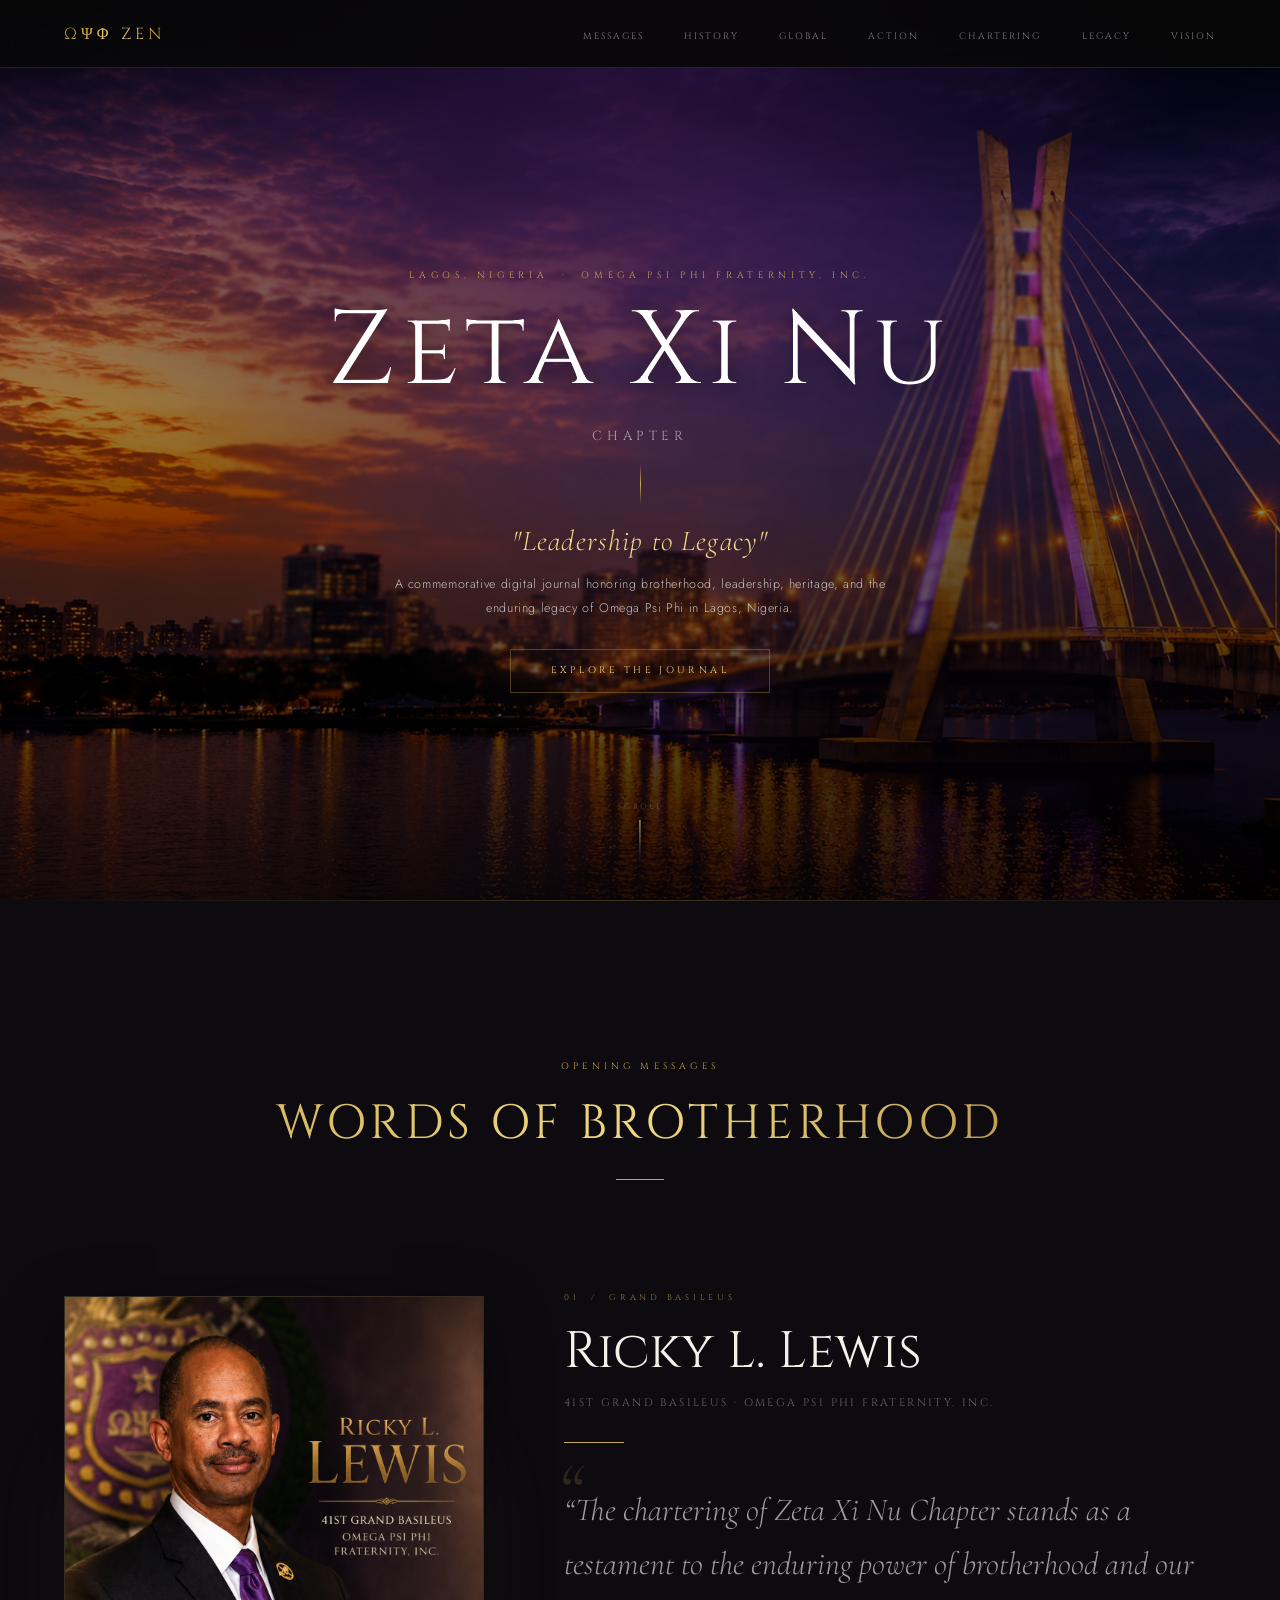
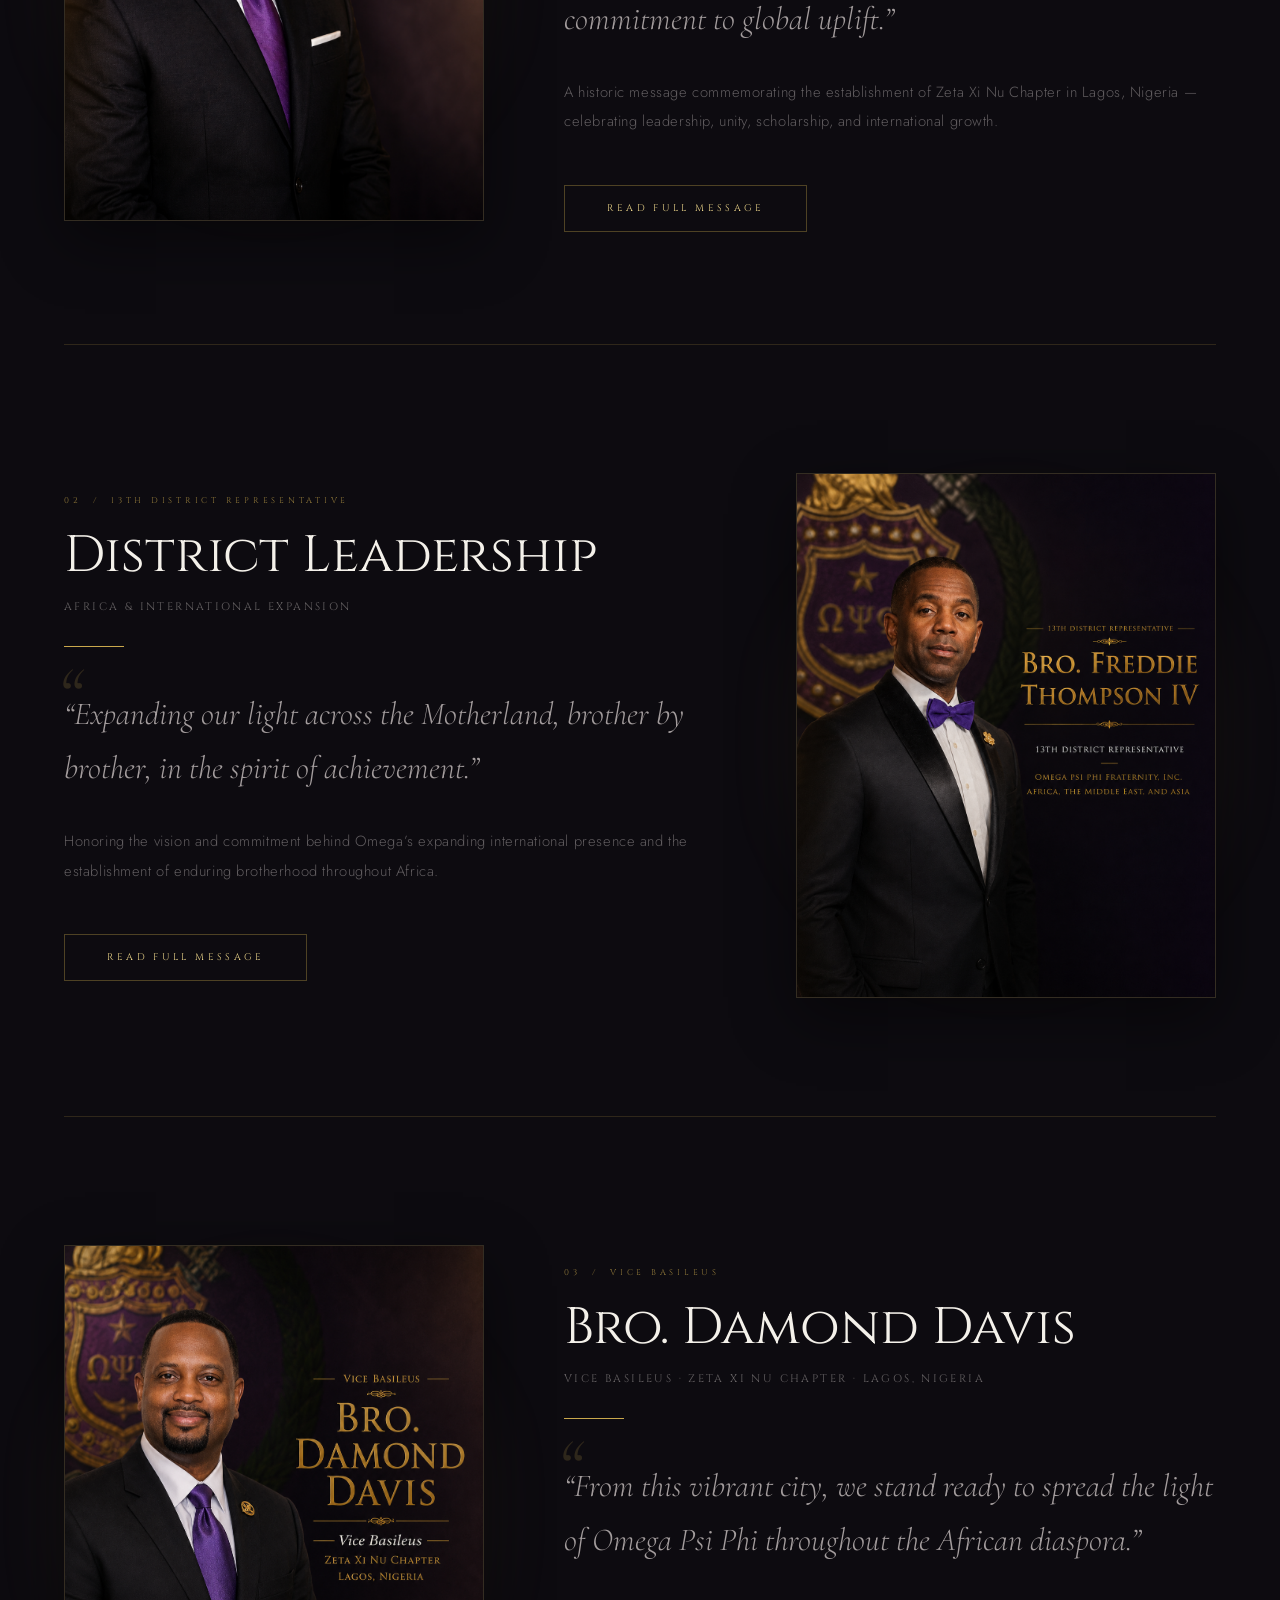
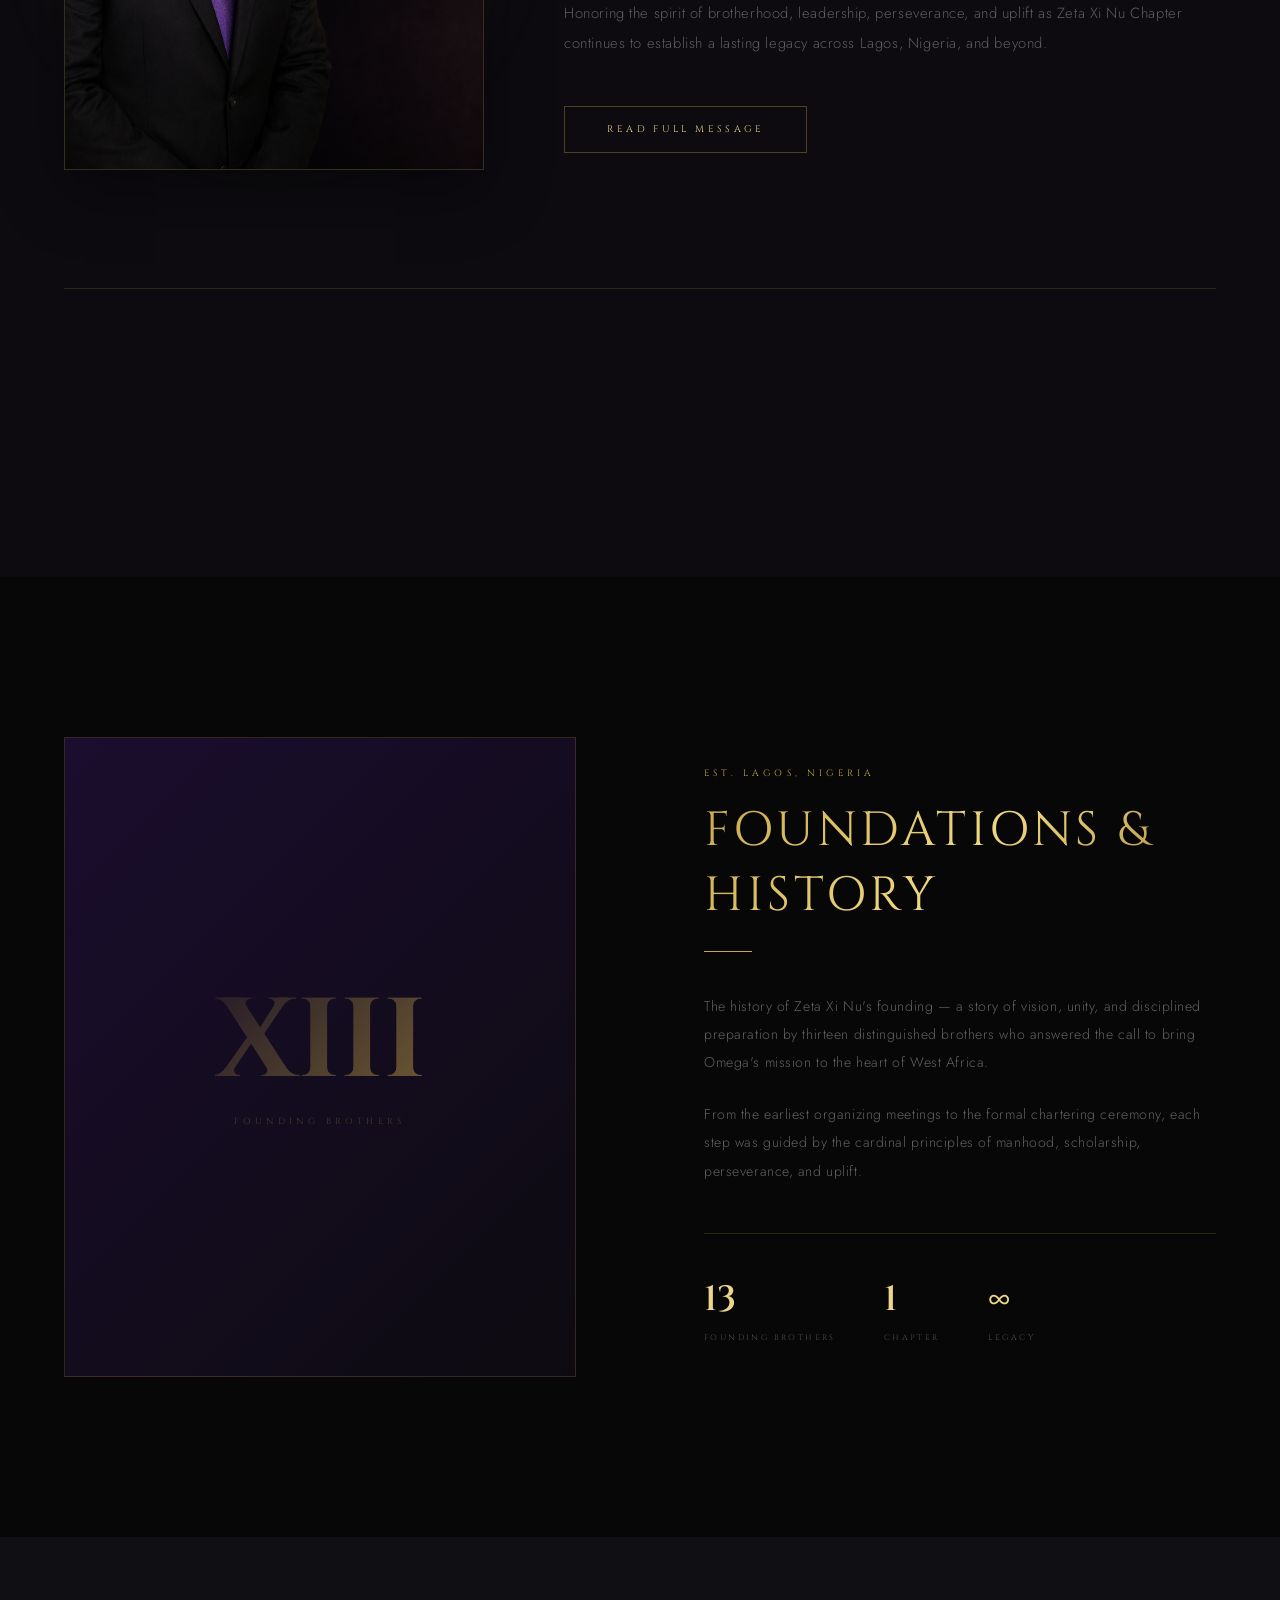
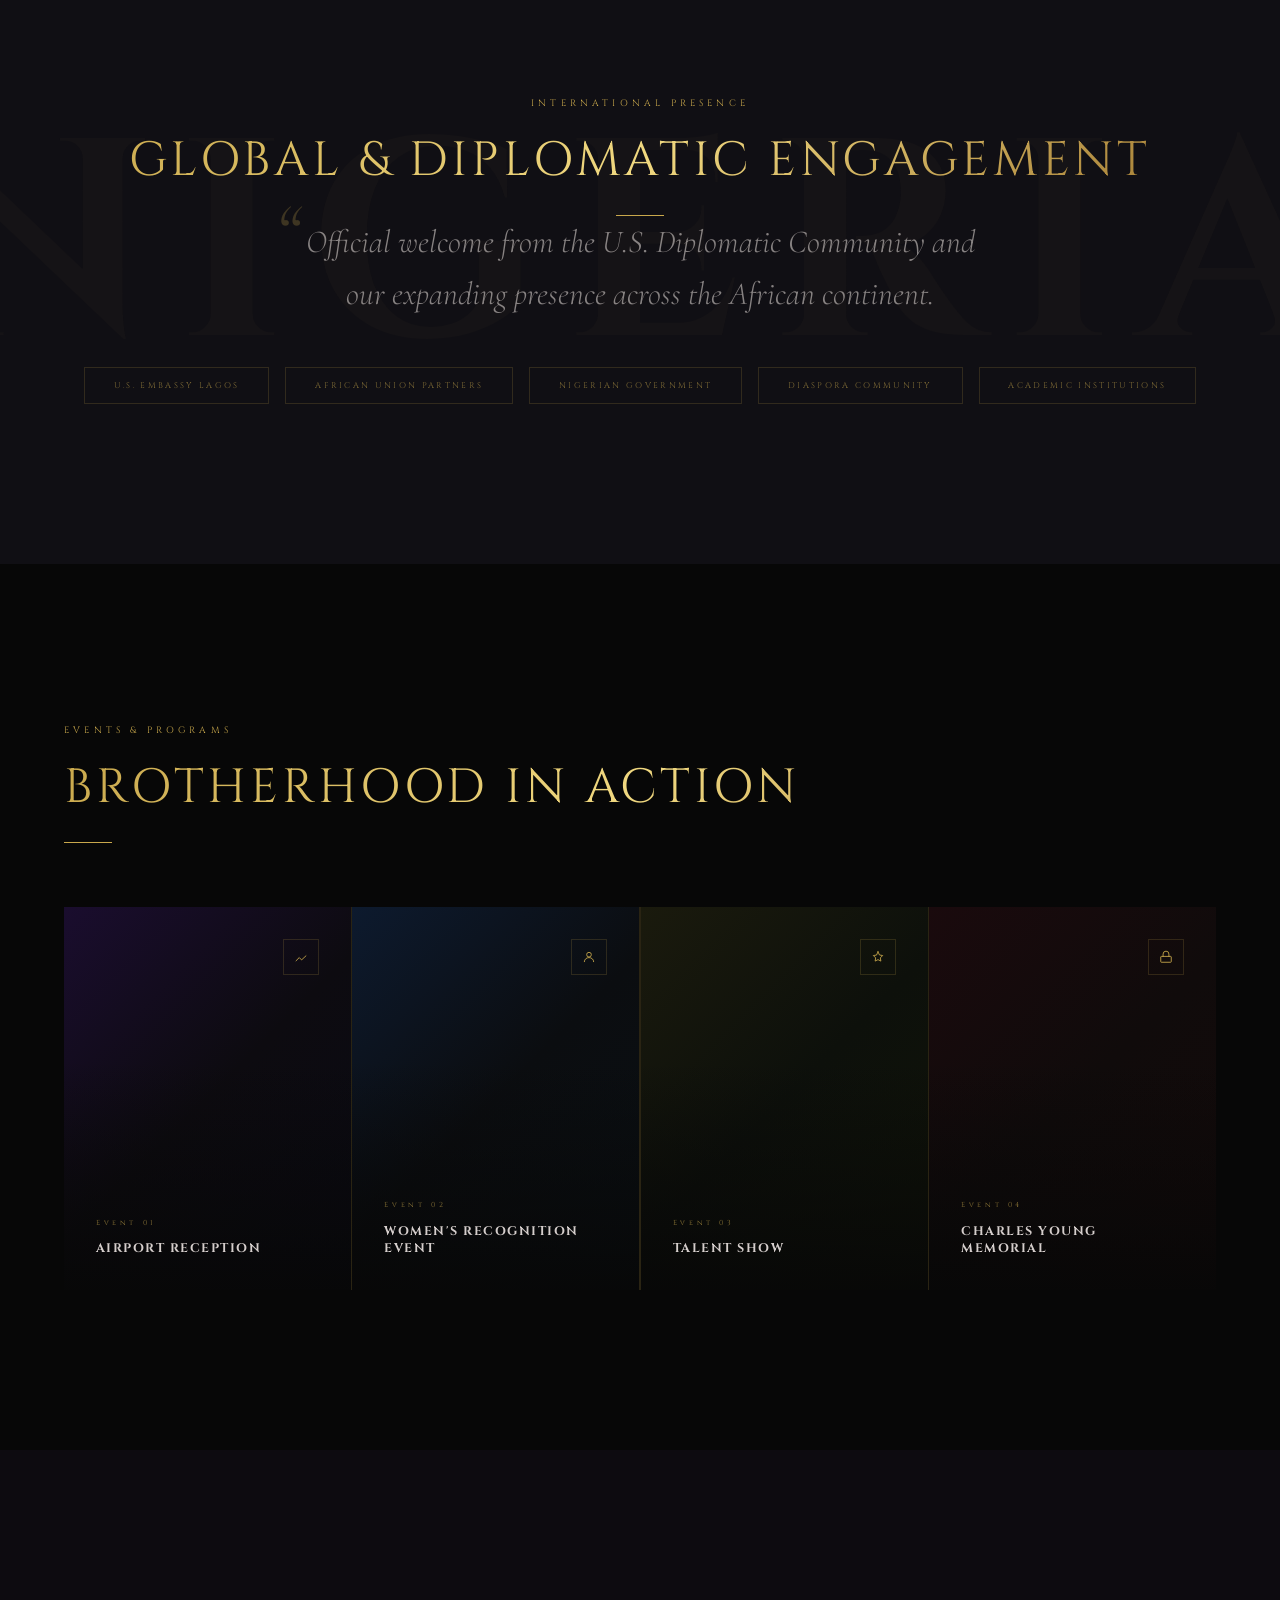
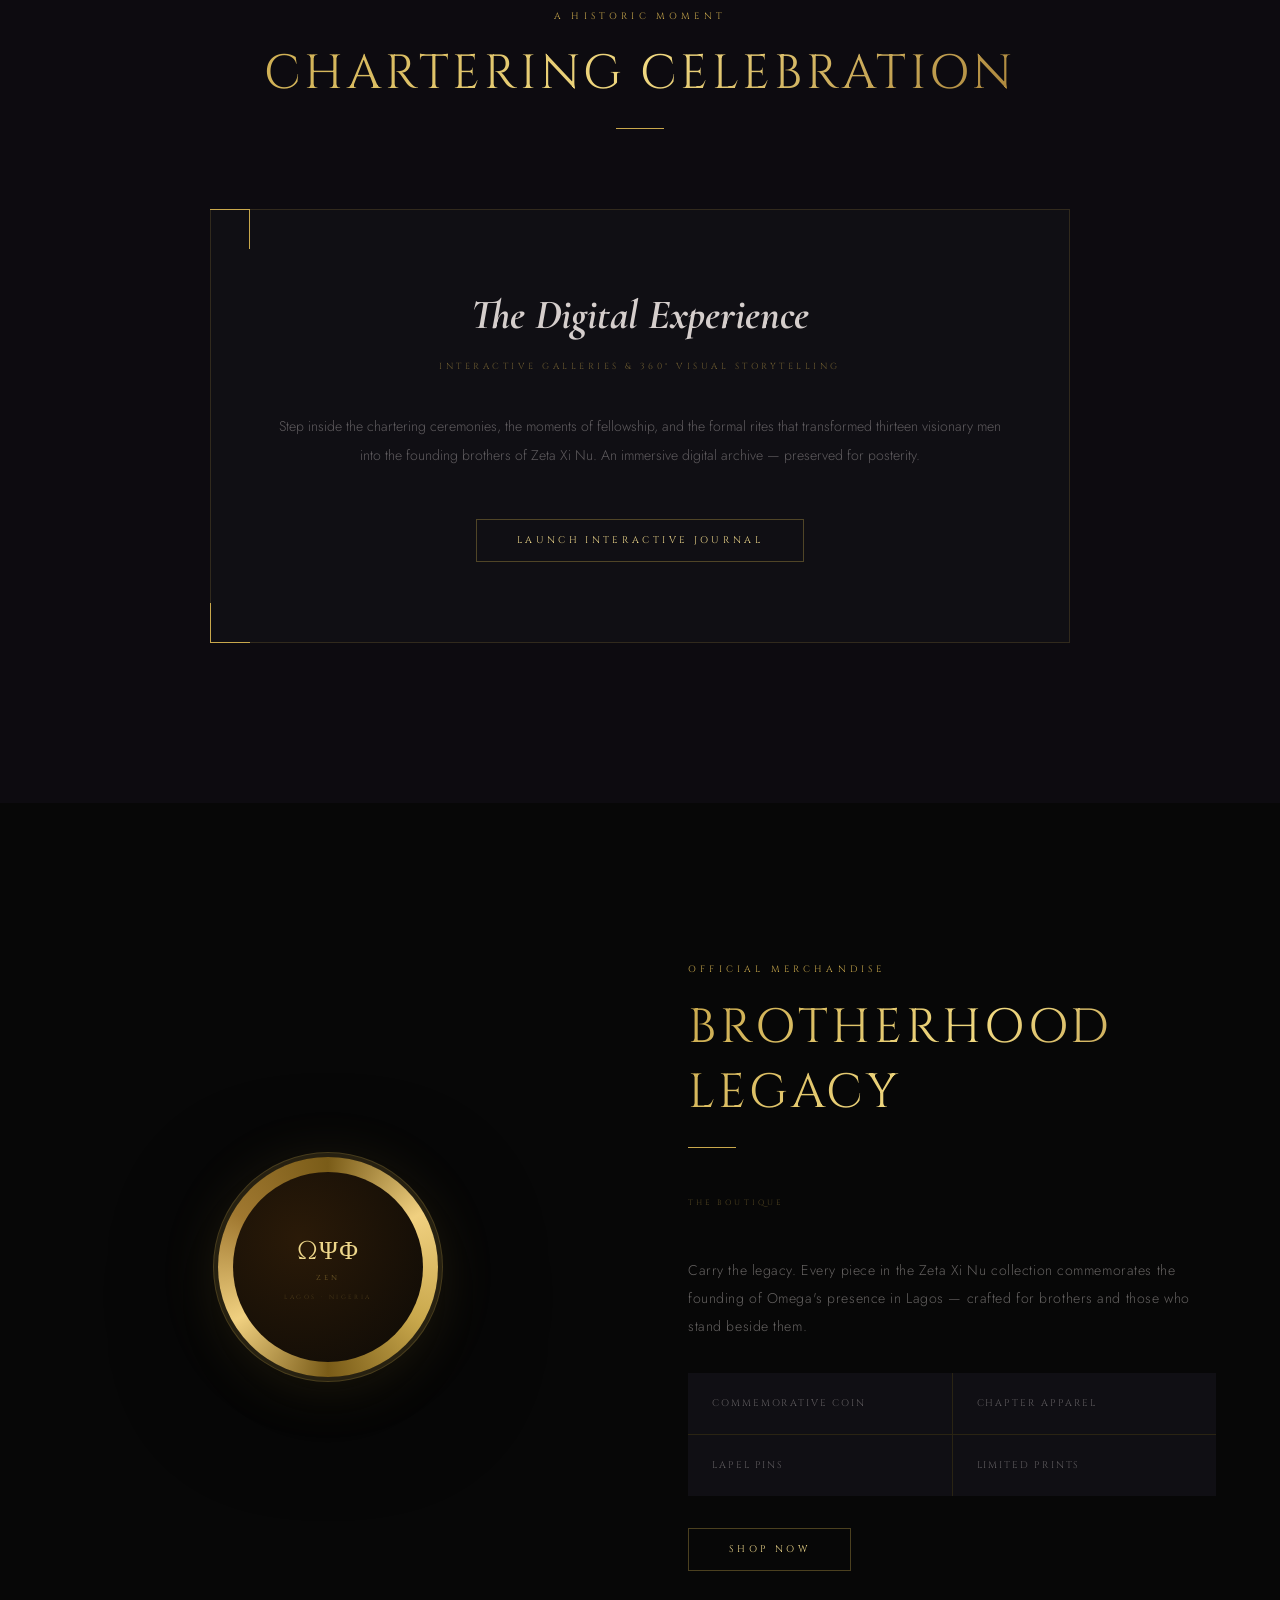
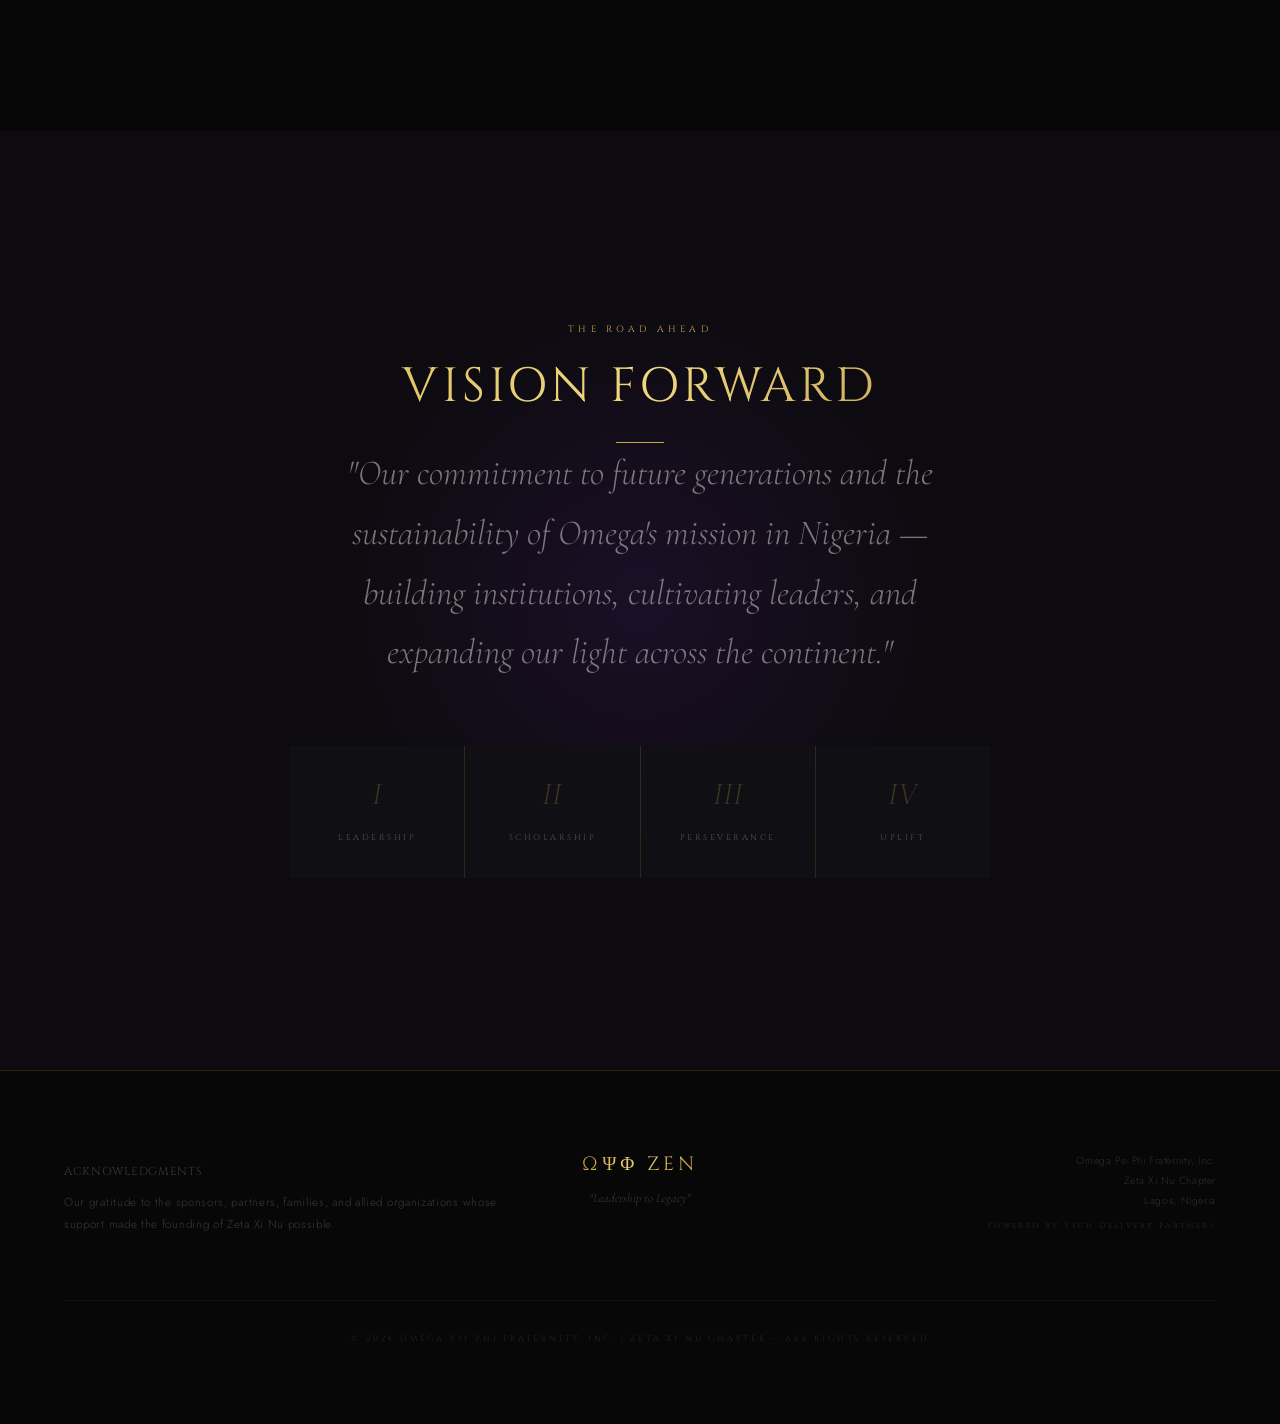
<file: index.html>
<!DOCTYPE html>
<html lang="en">
<head>
<meta charset="UTF-8">
<meta name="viewport" content="width=device-width, initial-scale=1.0">
<title>Zeta Xi Nu | Commemorative Digital Portal</title>
<link href="https://fonts.googleapis.com/css2?family=Cormorant+Garamond:ital,wght@0,300;0,400;0,600;1,300;1,400;1,600&family=Cinzel:wght@400;600;700&family=Jost:wght@100;200;300;400&display=swap" rel="stylesheet">
<link rel="stylesheet" href="css/style.css">
<script defer src="js/main.js"></script>

</head>
<body>

<!-- NAV -->
<nav>
  <span class="nav-brand">ΩΨΦ ZEN</span>
  <ul class="nav-links">
    <li><a href="#messages">Messages</a></li>
    <li><a href="#history">History</a></li>
    <li><a href="#engagement">Global</a></li>
    <li><a href="#action">Action</a></li>
    <li><a href="#chartering">Chartering</a></li>
    <li><a href="#legacy">Legacy</a></li>
    <li><a href="#vision">Vision</a></li>
  </ul>
  <button class="burger" id="burger" aria-label="Menu">
    <span></span><span></span><span></span>
  </button>
</nav>

<!-- MOBILE MENU -->
<div class="mobile-menu" id="mobile-menu">
  <a href="#messages" onclick="closeMenu()">Opening Messages</a>
  <a href="#history" onclick="closeMenu()">Foundations & History</a>
  <a href="#engagement" onclick="closeMenu()">Global Engagement</a>
  <a href="#action" onclick="closeMenu()">Brotherhood in Action</a>
  <a href="#chartering" onclick="closeMenu()">Chartering Celebration</a>
  <a href="#legacy" onclick="closeMenu()">Brotherhood Legacy</a>
  <a href="#vision" onclick="closeMenu()">Vision Forward</a>
</div>

<!-- HERO -->
<header class="hero">
  <div class="hero-bg"></div>
  <div class="hero-vignette"></div>

  <div class="hero-content">
    <p class="hero-eyebrow">Lagos, Nigeria &nbsp;&middot;&nbsp; Omega Psi Phi Fraternity, Inc.</p>
    <h1 class="hero-title">Zeta Xi Nu</h1>
    <p class="hero-subtitle">Chapter</p>
    <div class="hero-rule"></div>
    <p class="hero-tagline">"Leadership to Legacy"</p>
    <p class="hero-desc">A commemorative digital journal honoring brotherhood, leadership, heritage, and the enduring legacy of Omega Psi Phi in Lagos, Nigeria.</p>
   <a
  href="https://online.fliphtml5.com/Journal092494/mpcr/#p=1"
  target="_blank"
  rel="noopener noreferrer"
  class="btn-primary">

  Explore the Journal

</a>
  </div>

  <div class="scroll-indicator">
    <span>Scroll</span>
    <div class="scroll-line"></div>
  </div>
</header>

<!-- MESSAGES -->
<section id="messages" class="messages-section">

  <!-- SECTION HEADER -->
  <div class="messages-header">

    <p class="section-label reveal">
      Opening Messages
    </p>

    <h2 class="section-title reveal reveal-delay-1">
      Words of Brotherhood
    </h2>

    <div class="gold-rule centered reveal reveal-delay-2"></div>

  </div>

  <!-- MESSAGE PANEL -->
  <div class="message-panel reveal">

    <!-- IMAGE -->
    <div class="message-image-wrap">

      <div class="message-image-glow"></div>

      <img
        src="images/grand-basileus.png"
        alt="Grand Basileus"
        class="message-image">

    </div>

    <!-- CONTENT -->
    <div class="message-content">

      <span class="message-number">
        01 &nbsp;/&nbsp; Grand Basileus
      </span>

      <h3 class="message-name">
        Ricky L. Lewis
      </h3>

      <p class="message-role">
        41st Grand Basileus · Omega Psi Phi Fraternity, Inc.
      </p>

      <div class="message-divider"></div>

      <blockquote class="message-quote">

        “The chartering of Zeta Xi Nu Chapter stands as a testament
        to the enduring power of brotherhood and our commitment
        to global uplift.”

      </blockquote>

      <p class="message-desc">

        A historic message commemorating the establishment of
        Zeta Xi Nu Chapter in Lagos, Nigeria — celebrating
        leadership, unity, scholarship, and international growth.

      </p>

      <button class="message-btn">
        Read Full Message
      </button>

    </div>

  </div>

  <!-- SECOND MESSAGE -->
  <div class="message-panel reverse reveal reveal-delay-1">

    <!-- IMAGE -->
    <div class="message-image-wrap">

      <div class="message-image-glow"></div>

      <img
        src="images/district-representative.png"
        alt="District Representative"
        class="message-image">

    </div>

    <!-- CONTENT -->
    <div class="message-content">

      <span class="message-number">
        02 &nbsp;/&nbsp; 13th District Representative
      </span>

      <h3 class="message-name">
        District Leadership
      </h3>

      <p class="message-role">
        Africa & International Expansion
      </p>

      <div class="message-divider"></div>

      <blockquote class="message-quote">

        “Expanding our light across the Motherland,
        brother by brother, in the spirit of achievement.”

      </blockquote>

      <p class="message-desc">

        Honoring the vision and commitment behind Omega’s
        expanding international presence and the establishment
        of enduring brotherhood throughout Africa.

      </p>

      <button class="message-btn">
        Read Full Message
      </button>

    </div>

  </div>

  <!-- THIRD MESSAGE -->
  <div class="message-panel reveal reveal-delay-2">

  <!-- IMAGE -->
  <div class="message-image-wrap">

    <div class="message-image-glow"></div>

    <img
      src="images/vice-basileus.png"
      alt="Vice Basileus"
      class="message-image">

  </div>

  <!-- CONTENT -->
  <div class="message-content">

    <span class="message-number">
      03 &nbsp;/&nbsp; Vice Basileus
    </span>

    <h3 class="message-name">
      Bro. Damond Davis
    </h3>

    <p class="message-role">
      Vice Basileus · Zeta Xi Nu Chapter · Lagos, Nigeria
    </p>

    <div class="message-divider"></div>

    <blockquote class="message-quote">

      “From this vibrant city, we stand ready to spread the
      light of Omega Psi Phi throughout the African diaspora.”

    </blockquote>

    <p class="message-desc">

      Honoring the spirit of brotherhood, leadership,
      perseverance, and uplift as Zeta Xi Nu Chapter
      continues to establish a lasting legacy across
      Lagos, Nigeria, and beyond.

    </p>

    <button class="message-btn">
      Read Full Message
    </button>

  </div>

</div>

</section>

<!-- HISTORY -->
<section id="history" class="history-section">
  <div class="history-visual reveal">
    <div class="history-visual-placeholder">
      <span class="big-num">XIII</span>
      <span class="caption">Founding Brothers</span>
    </div>
  </div>
  <div class="reveal reveal-delay-1">
    <p class="section-label">Est. Lagos, Nigeria</p>
    <h2 class="section-title">Foundations & History</h2>
    <div class="gold-rule"></div>
    <p class="body-text">The history of Zeta Xi Nu's founding — a story of vision, unity, and disciplined preparation by thirteen distinguished brothers who answered the call to bring Omega's mission to the heart of West Africa.</p>
    <p class="body-text" style="margin-top:1.5rem;">From the earliest organizing meetings to the formal chartering ceremony, each step was guided by the cardinal principles of manhood, scholarship, perseverance, and uplift.</p>

    <div class="history-stat-row">
      <div class="stat-item">
        <span class="num">13</span>
        <span class="label">Founding Brothers</span>
      </div>
      <div class="stat-item">
        <span class="num">1</span>
        <span class="label">Chapter</span>
      </div>
      <div class="stat-item">
        <span class="num">∞</span>
        <span class="label">Legacy</span>
      </div>
    </div>
  </div>
</section>

<!-- ENGAGEMENT -->
<section id="engagement" class="engagement-section">
  <p class="section-label reveal" style="position:relative;z-index:1;">International Presence</p>
  <h2 class="section-title reveal reveal-delay-1" style="position:relative;z-index:1;">Global & Diplomatic Engagement</h2>
  <div class="gold-rule centered reveal reveal-delay-2"></div>

  <p class="engagement-quote reveal reveal-delay-2">
    Official welcome from the U.S. Diplomatic Community and our expanding presence across the African continent.
  </p>

  <div class="diplomatic-badges reveal reveal-delay-3">
    <span class="badge">U.S. Embassy Lagos</span>
    <span class="badge">African Union Partners</span>
    <span class="badge">Nigerian Government</span>
    <span class="badge">Diaspora Community</span>
    <span class="badge">Academic Institutions</span>
  </div>
</section>

<!-- ACTION -->
<section id="action" class="action-section">
  <p class="section-label reveal">Events & Programs</p>
  <h2 class="section-title reveal reveal-delay-1">Brotherhood in Action</h2>
  <div class="gold-rule reveal reveal-delay-2"></div>

  <div class="action-grid">
    <div class="action-card reveal">
      <div class="action-card-bg" style="background:linear-gradient(135deg,#1a0d2e,#0d0b10,#0a0a14);"></div>
      <div class="action-card-icon">
        <svg viewBox="0 0 24 24" stroke-width="1.5"><path d="M3.5 18.5L9 13l4 4 7.5-7" stroke-linecap="round" stroke-linejoin="round"/></svg>
      </div>
      <div class="action-card-content">
        <span class="action-card-num">Event 01</span>
        <h3 class="action-card-title">Airport Reception</h3>
      </div>
    </div>
    <div class="action-card reveal reveal-delay-1">
      <div class="action-card-bg" style="background:linear-gradient(135deg,#0d1a2e,#0b0d10,#0a1014);"></div>
      <div class="action-card-icon">
        <svg viewBox="0 0 24 24" stroke-width="1.5"><circle cx="12" cy="8" r="4"/><path d="M4 20c0-4 3.6-7 8-7s8 3 8 7" stroke-linecap="round"/></svg>
      </div>
      <div class="action-card-content">
        <span class="action-card-num">Event 02</span>
        <h3 class="action-card-title">Women's Recognition Event</h3>
      </div>
    </div>
    <div class="action-card reveal reveal-delay-2">
      <div class="action-card-bg" style="background:linear-gradient(135deg,#1a1a0d,#0d100b,#101408);"></div>
      <div class="action-card-icon">
        <svg viewBox="0 0 24 24" stroke-width="1.5"><path d="M12 3l2.5 5.5L20 9.5l-4 4 .9 5.5L12 16.5 7.1 19l.9-5.5-4-4 5.5-.8L12 3z" stroke-linecap="round" stroke-linejoin="round"/></svg>
      </div>
      <div class="action-card-content">
        <span class="action-card-num">Event 03</span>
        <h3 class="action-card-title">Talent Show</h3>
      </div>
    </div>
    <div class="action-card reveal reveal-delay-3">
      <div class="action-card-bg" style="background:linear-gradient(135deg,#1a0a0d,#100b0b,#140a0a);"></div>
      <div class="action-card-icon">
        <svg viewBox="0 0 24 24" stroke-width="1.5"><rect x="3" y="11" width="18" height="10" rx="1"/><path d="M7 11V7a5 5 0 0 1 10 0v4" stroke-linecap="round"/></svg>
      </div>
      <div class="action-card-content">
        <span class="action-card-num">Event 04</span>
        <h3 class="action-card-title">Charles Young Memorial</h3>
      </div>
    </div>
  </div>
</section>

<!-- CHARTERING -->
<section id="chartering" class="chartering-section">
  <div class="chartering-inner">
    <p class="section-label reveal">A Historic Moment</p>
    <h2 class="section-title reveal reveal-delay-1">Chartering Celebration</h2>
    <div class="gold-rule centered reveal reveal-delay-2"></div>

    <div class="chartering-frame frame-corners reveal reveal-delay-2">
      <h3 class="chartering-heading">The Digital Experience</h3>
      <p class="chartering-sub">Interactive Galleries &amp; 360° Visual Storytelling</p>
      <p class="chartering-body">Step inside the chartering ceremonies, the moments of fellowship, and the formal rites that transformed thirteen visionary men into the founding brothers of Zeta Xi Nu. An immersive digital archive — preserved for posterity.</p>
      <button class="btn-primary">Launch Interactive Journal</button>
    </div>
  </div>
</section>

<!-- LEGACY -->
<section id="legacy" class="legacy-section">
  <div class="legacy-inner">
    <div class="coin-container reveal">
      <div class="coin">
        <div class="coin-inner">
          <span class="coin-symbol">ΩΨΦ</span>
          <span class="coin-text">ZEN</span>
          <span class="coin-text" style="margin-top:0.3rem;font-size:0.38rem;opacity:0.5;">Lagos · Nigeria</span>
        </div>
      </div>
    </div>

    <div class="reveal reveal-delay-1">
      <p class="section-label">Official Merchandise</p>
      <h2 class="section-title">Brotherhood Legacy</h2>
      <div class="gold-rule"></div>
      <span class="merch-tag">The Boutique</span>
      <p class="body-text">Carry the legacy. Every piece in the Zeta Xi Nu collection commemorates the founding of Omega's presence in Lagos — crafted for brothers and those who stand beside them.</p>

      <div class="merch-items" style="margin-top:2rem;">
        <div class="merch-item">Commemorative Coin</div>
        <div class="merch-item">Chapter Apparel</div>
        <div class="merch-item">Lapel Pins</div>
        <div class="merch-item">Limited Prints</div>
      </div>

      <div style="margin-top:2rem;">
        <button class="btn-primary">Shop Now</button>
      </div>
    </div>
  </div>
</section>

<!-- VISION -->
<section id="vision" class="vision-section">
  <p class="section-label reveal" style="position:relative;z-index:1;">The Road Ahead</p>
  <h2 class="section-title reveal reveal-delay-1" style="position:relative;z-index:1;">Vision Forward</h2>
  <div class="gold-rule centered reveal reveal-delay-2"></div>

  <p class="vision-body reveal reveal-delay-2">
    "Our commitment to future generations and the sustainability of Omega's mission in Nigeria — building institutions, cultivating leaders, and expanding our light across the continent."
  </p>

  <div class="pillars reveal reveal-delay-3">
    <div class="pillar">
      <span class="pillar-icon">I</span>
      <span class="pillar-label">Leadership</span>
    </div>
    <div class="pillar">
      <span class="pillar-icon">II</span>
      <span class="pillar-label">Scholarship</span>
    </div>
    <div class="pillar">
      <span class="pillar-icon">III</span>
      <span class="pillar-label">Perseverance</span>
    </div>
    <div class="pillar">
      <span class="pillar-icon">IV</span>
      <span class="pillar-label">Uplift</span>
    </div>
  </div>
</section>

<!-- FOOTER -->
<footer>
  <div class="footer-inner">
    <div class="footer-left">
      <p class="section-label" style="margin-bottom:0.5rem;">Acknowledgments</p>
      <p>Our gratitude to the sponsors, partners, families, and allied organizations whose support made the founding of Zeta Xi Nu possible.</p>
    </div>
    <div class="footer-center">
      <span class="footer-brand">ΩΨΦ ZEN</span>
      <p class="footer-tagline">"Leadership to Legacy"</p>
    </div>
    <div class="footer-right">
      <p>Omega Psi Phi Fraternity, Inc.</p>
      <p>Zeta Xi Nu Chapter</p>
      <p>Lagos, Nigeria</p>
      <p style="margin-top:0.5rem;color:rgba(201,168,76,0.2);font-family:var(--display);font-size:0.5rem;letter-spacing:0.3em;">Powered by Tech Delivery Partners</p>
    </div>
  </div>
  <p class="footer-copy">© 2024 Omega Psi Phi Fraternity, Inc. | Zeta Xi Nu Chapter — All Rights Reserved</p>
</footer>


</body>
</html>
</file>
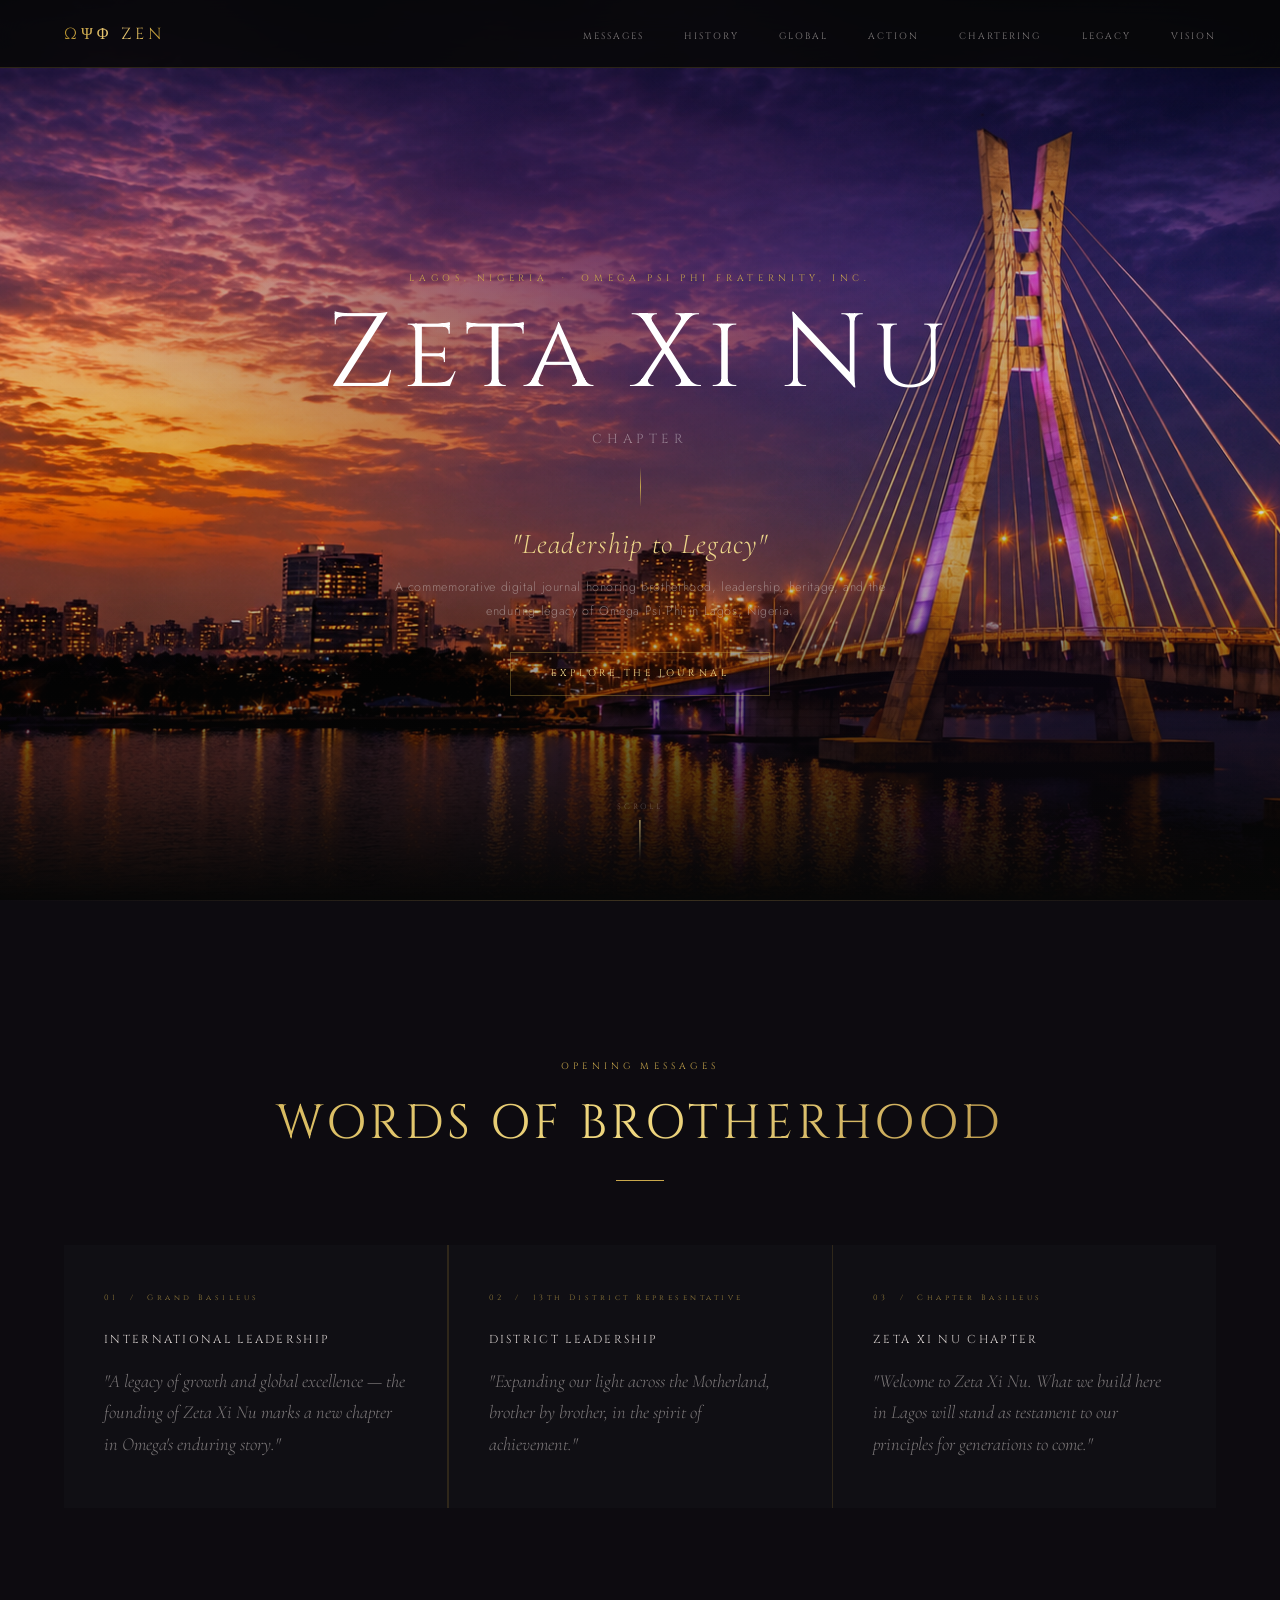
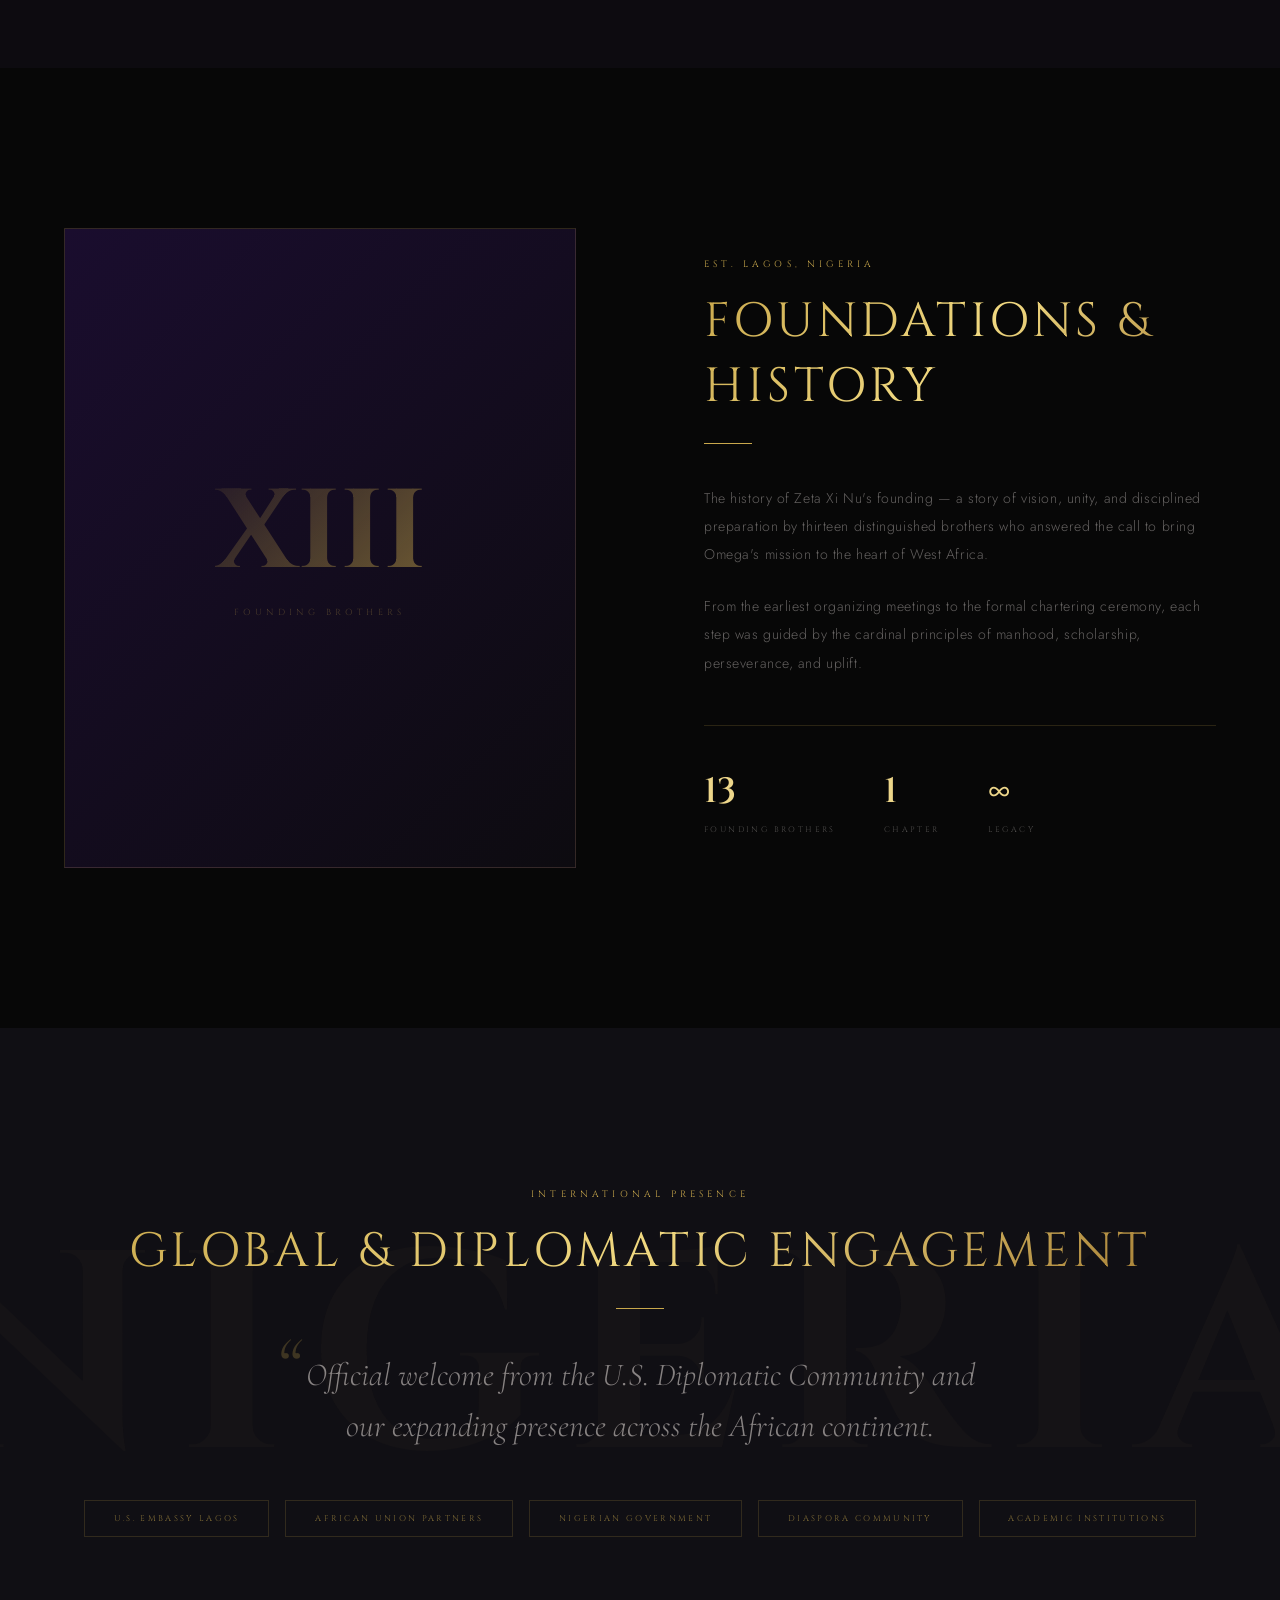
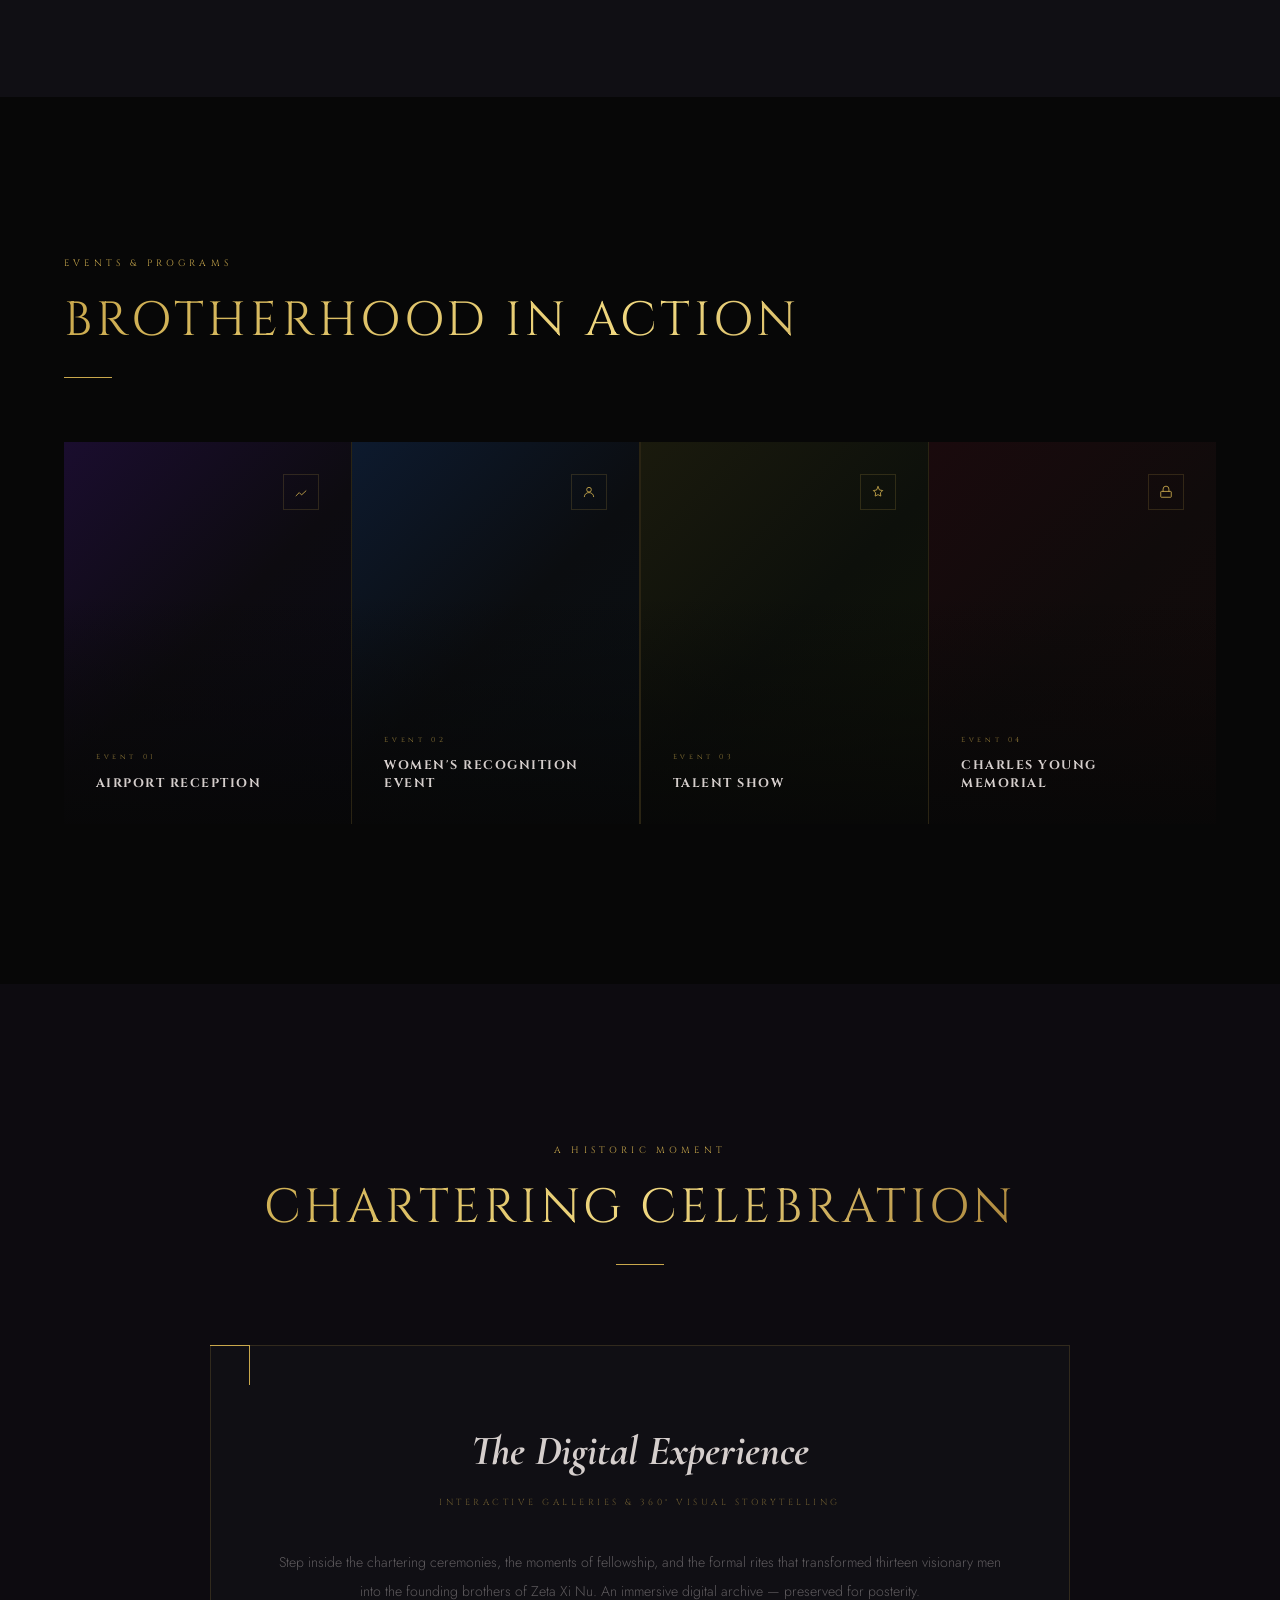
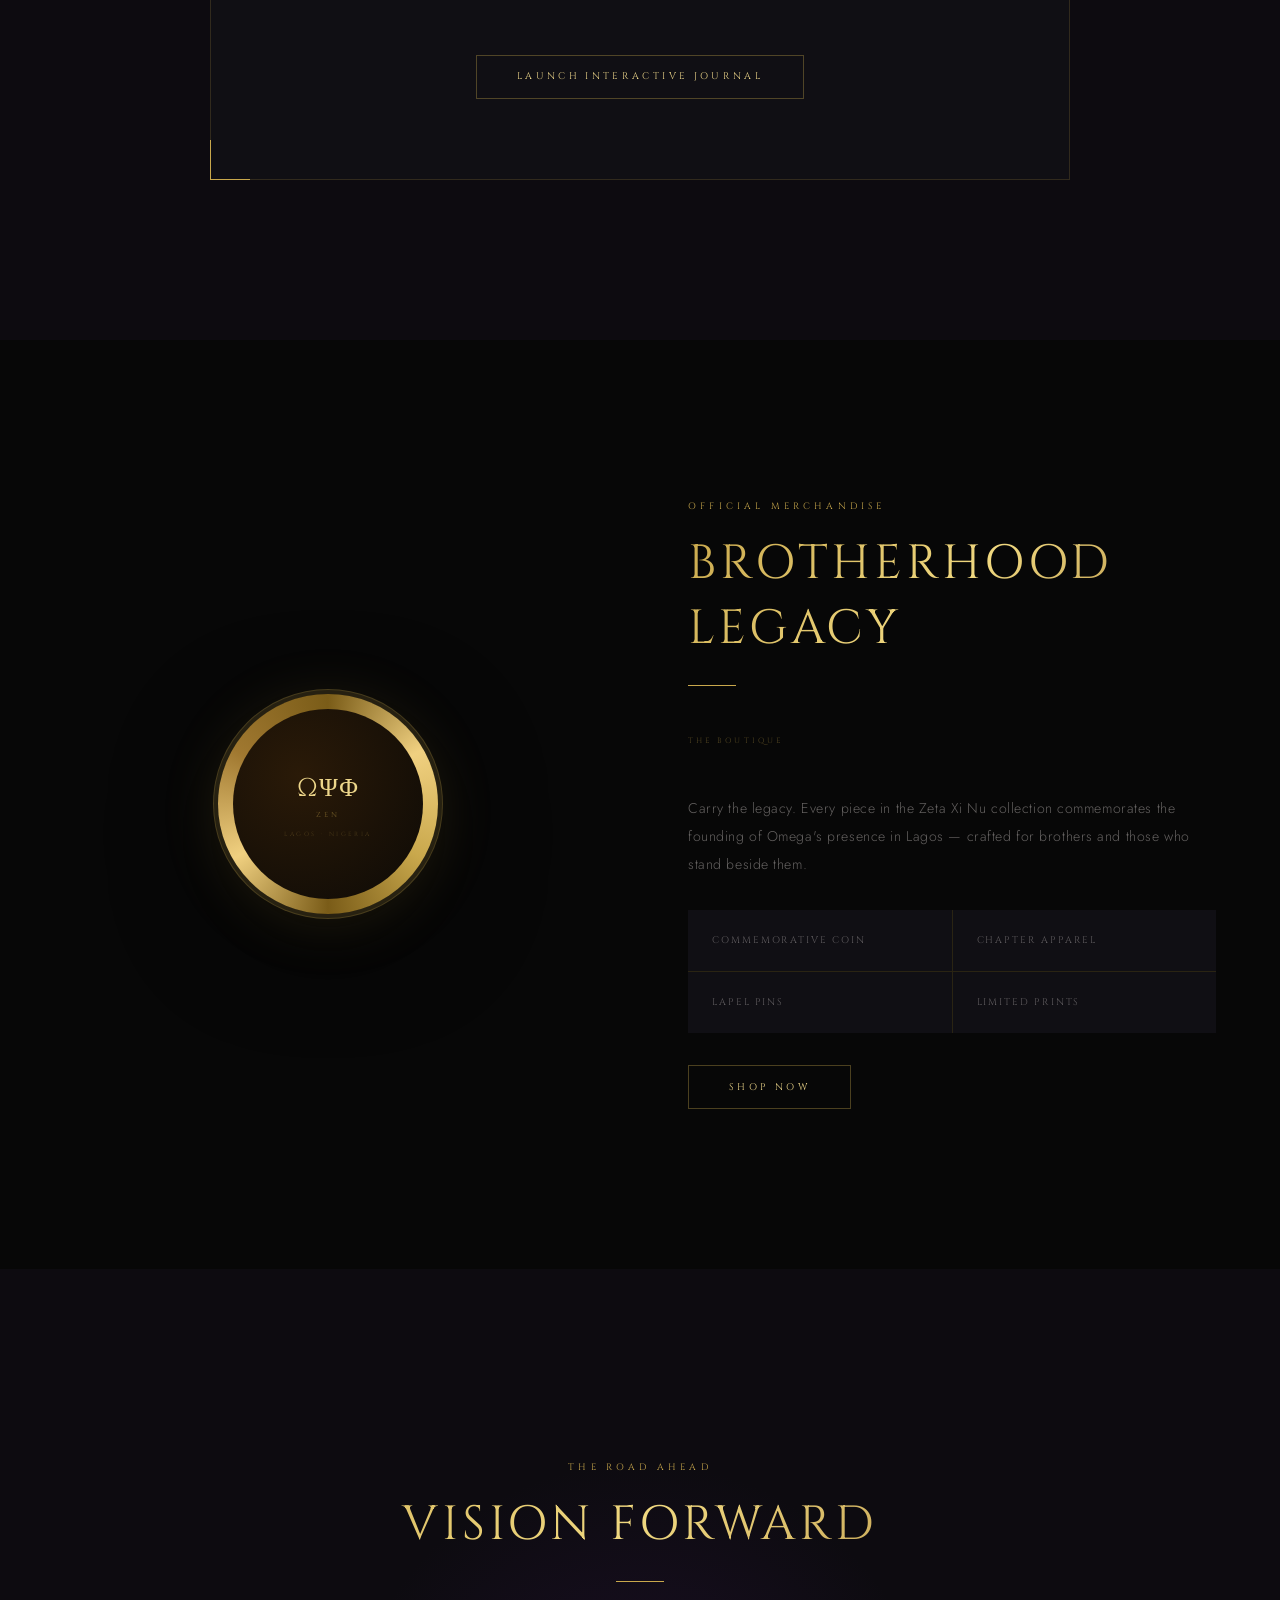
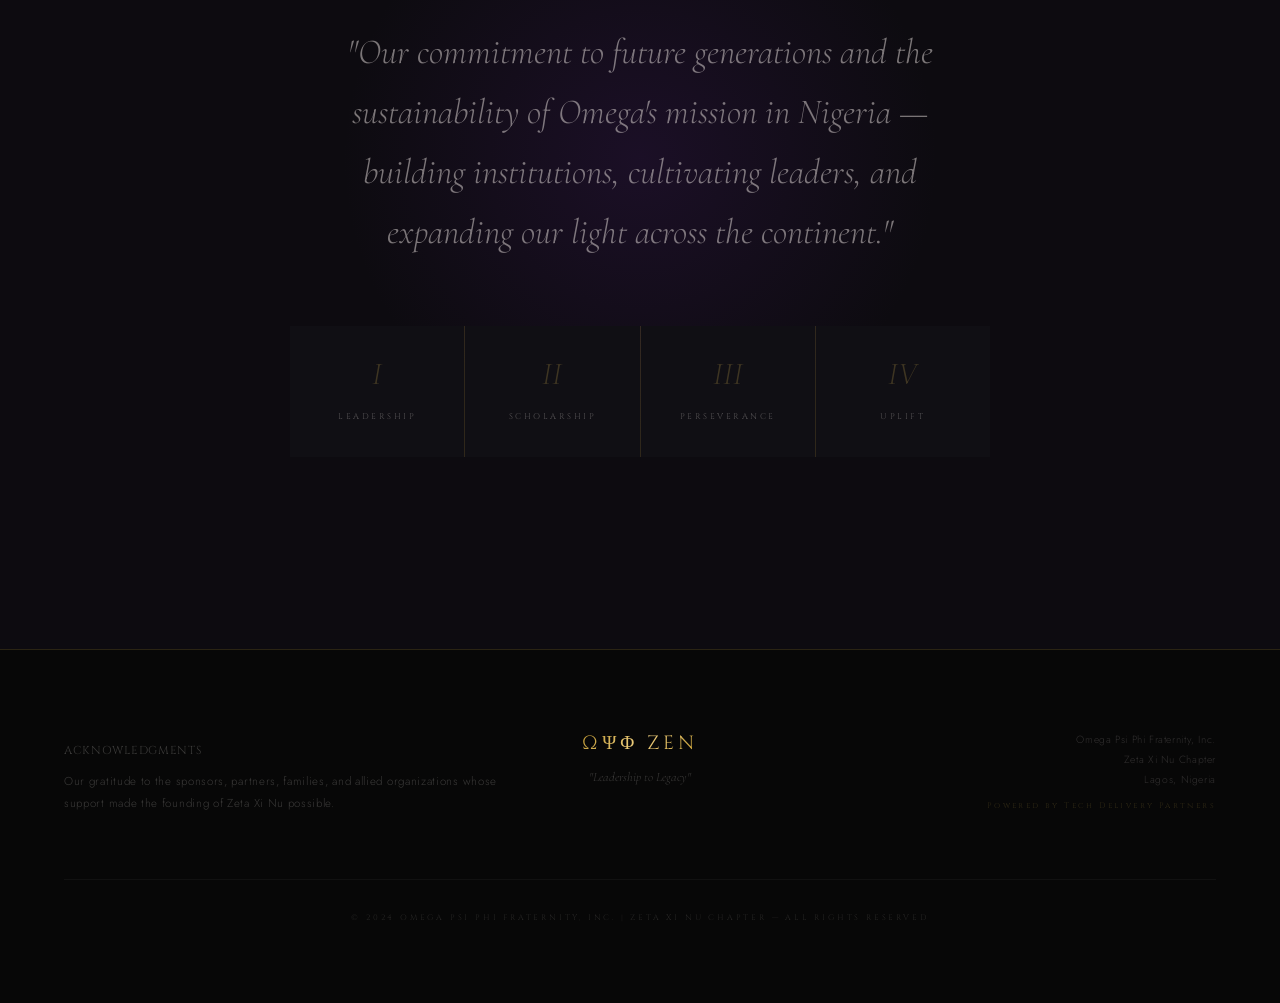
<file: zeta-xi-nu (1).html>
<!DOCTYPE html>
<html lang="en">
<head>
<meta charset="UTF-8">
<meta name="viewport" content="width=device-width, initial-scale=1.0">
<title>Zeta Xi Nu | Commemorative Digital Portal</title>
<link href="https://fonts.googleapis.com/css2?family=Cormorant+Garamond:ital,wght@0,300;0,400;0,600;1,300;1,400;1,600&family=Cinzel:wght@400;600;700&family=Jost:wght@100;200;300;400&display=swap" rel="stylesheet">
<style>
  *, *::before, *::after { box-sizing: border-box; margin: 0; padding: 0; }

  :root {
    --gold: #C9A84C;
    --gold-light: #EDD68A;
    --gold-dim: rgba(201,168,76,0.25);
    --gold-border: rgba(201,168,76,0.18);
    --black: #070707;
    --deep: #0d0b10;
    --surface: #100f14;
    --purple-deep: #1a0d2e;
    --text: #d5cecc;
    --muted: rgba(213,206,204,0.45);
    --serif: 'Cormorant Garamond', Georgia, serif;
    --display: 'Cinzel', serif;
    --sans: 'Jost', sans-serif;
  }

  html { scroll-behavior: smooth; }

  body {
    background-color: var(--black);
    color: var(--text);
    font-family: var(--sans);
    font-weight: 300;
    overflow-x: hidden;
    -webkit-font-smoothing: antialiased;
  }

  /* ── NAV ── */
  nav {
    position: fixed;
    top: 0; left: 0; right: 0;
    z-index: 200;
    padding: 0 5vw;
    height: 68px;
    display: flex;
    align-items: center;
    justify-content: space-between;
    background: rgba(7,7,7,0.88);
    backdrop-filter: blur(18px);
    border-bottom: 1px solid var(--gold-border);
    transition: background 0.4s;
  }

  .nav-brand {
    font-family: var(--display);
    font-size: 1rem;
    letter-spacing: 0.25em;
    background: linear-gradient(90deg, #b8922c, #f0d080, #b8922c);
    -webkit-background-clip: text;
    -webkit-text-fill-color: transparent;
    background-clip: text;
  }

  .nav-links {
    display: flex;
    gap: 2.5rem;
    list-style: none;
  }

  .nav-links a {
    font-family: var(--display);
    font-size: 0.58rem;
    letter-spacing: 0.22em;
    color: rgba(213,206,204,0.6);
    text-decoration: none;
    text-transform: uppercase;
    transition: color 0.3s;
  }

  .nav-links a:hover { color: var(--gold-light); }

  /* burger */
  .burger {
    display: none;
    flex-direction: column;
    gap: 5px;
    cursor: pointer;
    z-index: 300;
    background: none;
    border: none;
    padding: 4px;
  }
  .burger span {
    display: block;
    width: 24px;
    height: 1px;
    background: var(--text);
    transition: all 0.35s;
  }
  .burger.open span:nth-child(1) { transform: rotate(45deg) translate(4px,4px); }
  .burger.open span:nth-child(2) { opacity: 0; }
  .burger.open span:nth-child(3) { transform: rotate(-45deg) translate(4px,-4px); }

  .mobile-menu {
    display: none;
    position: fixed;
    inset: 0;
    background: rgba(7,7,7,0.97);
    z-index: 180;
    flex-direction: column;
    align-items: center;
    justify-content: center;
    gap: 2.4rem;
    opacity: 0;
    pointer-events: none;
    transition: opacity 0.4s;
  }
  .mobile-menu.open { opacity: 1; pointer-events: all; }
  .mobile-menu a {
    font-family: var(--display);
    font-size: 1.1rem;
    letter-spacing: 0.2em;
    text-transform: uppercase;
    color: rgba(213,206,204,0.7);
    text-decoration: none;
    transition: color 0.3s;
  }
  .mobile-menu a:hover { color: var(--gold-light); }

  /* ── HERO ── */
  .hero {
    position: relative;
    height: 100svh;
    min-height: 620px;
    display: flex;
    align-items: center;
    justify-content: center;
    text-align: center;
    overflow: hidden;
  }

  .hero-bg {
    position: absolute;
    inset: 0;
    background:
      radial-gradient(ellipse 70% 50% at 50% 30%, rgba(60,25,90,0.55), transparent 65%),
      radial-gradient(ellipse 50% 60% at 80% 80%, rgba(30,12,55,0.4), transparent 60%),
      url('images/hero-img.png') center/cover no-repeat;
    transform: scale(1.06);
    animation: heroZoom 14s ease-out forwards;
  }

  @keyframes heroZoom {
    from { transform: scale(1.06); }
    to   { transform: scale(1.0); }
  }

  .hero-vignette {
    position: absolute;
    inset: 0;
    background:
      linear-gradient(to bottom, rgba(7,7,7,0.55) 0%, rgba(7,7,7,0.1) 30%, rgba(7,7,7,0.15) 65%, rgba(7,7,7,1) 100%);
  }

  .hero-content {
    position: relative;
    z-index: 10;
    padding: 68px 2rem 0;
    max-width: 860px;
    width: 100%;
  }

  .hero-eyebrow {
    font-family: var(--display);
    font-size: 0.58rem;
    letter-spacing: 0.5em;
    color: var(--gold);
    text-transform: uppercase;
    margin-bottom: 1rem;
    opacity: 0;
    animation: fadeUp 1s 0.6s forwards;
  }

  .hero-title {
    font-family: var(--display);
    font-size: clamp(2.8rem, 9vw, 6.5rem);
    font-weight: 400;
    line-height: 1.05;
    letter-spacing: 0.06em;
    color: #fff;
    margin-bottom: 0.2em;
    opacity: 0;
    animation: fadeUp 1.2s 0.9s forwards;
  }

  .hero-subtitle {
    font-family: var(--display);
    font-size: clamp(0.6rem, 1.4vw, 0.82rem);
    letter-spacing: 0.35em;
    color: rgba(255,255,255,0.38);
    text-transform: uppercase;
    margin-bottom: 1.2rem;
    opacity: 0;
    animation: fadeUp 1s 1.2s forwards;
  }

  .hero-rule {
    width: 1px;
    height: 40px;
    background: linear-gradient(to bottom, transparent, var(--gold), transparent);
    margin: 0 auto 1.2rem;
    opacity: 0;
    animation: fadeIn 1s 1.4s forwards;
  }

  .hero-tagline {
    font-family: var(--serif);
    font-size: clamp(1.1rem, 3vw, 1.8rem);
    font-style: italic;
    font-weight: 300;
    color: var(--gold-light);
    letter-spacing: 0.04em;
    margin-bottom: 0.9rem;
    opacity: 0;
    animation: fadeUp 1s 1.6s forwards;
  }

  .hero-desc {
    font-size: 0.78rem;
    line-height: 1.9;
    letter-spacing: 0.05em;
    color: rgba(213,206,204,0.5);
    max-width: 520px;
    margin: 0 auto 1.8rem;
    opacity: 0;
    animation: fadeUp 1s 1.8s forwards;
  }

  .btn-primary {
    display: inline-block;
    font-family: var(--display);
    font-size: 0.6rem;
    letter-spacing: 0.35em;
    text-transform: uppercase;
    color: var(--gold-light);
    border: 1px solid rgba(201,168,76,0.35);
    padding: 0.9rem 2.5rem;
    text-decoration: none;
    cursor: pointer;
    background: transparent;
    position: relative;
    overflow: hidden;
    transition: color 0.45s;
  }

  .hero .btn-primary {
    opacity: 0;
    animation: fadeIn 1s 2.1s forwards;
  }

  .btn-primary::before {
    content: '';
    position: absolute;
    inset: 0;
    background: var(--gold);
    transform: scaleX(0);
    transform-origin: left;
    transition: transform 0.45s cubic-bezier(0.77,0,0.18,1);
    z-index: -1;
  }

  .btn-primary:hover { color: #000; }
  .btn-primary:hover::before { transform: scaleX(1); }

  .scroll-indicator {
    position: absolute;
    bottom: 2.5rem;
    left: 50%;
    transform: translateX(-50%);
    z-index: 10;
    display: flex;
    flex-direction: column;
    align-items: center;
    gap: 8px;
    opacity: 0;
    animation: fadeIn 1s 2.5s forwards;
  }

  .scroll-indicator span {
    font-family: var(--display);
    font-size: 0.48rem;
    letter-spacing: 0.35em;
    color: rgba(213,206,204,0.3);
    text-transform: uppercase;
  }

  .scroll-line {
    width: 1px;
    height: 40px;
    background: linear-gradient(to bottom, var(--gold-light), transparent);
    animation: scrollPulse 2s 3s infinite;
  }

  @keyframes scrollPulse {
    0%,100% { opacity: 0.3; transform: scaleY(1); }
    50% { opacity: 1; transform: scaleY(1.3); }
  }

  /* ── SHARED ── */
  @keyframes fadeUp {
    from { opacity: 0; transform: translateY(22px); }
    to   { opacity: 1; transform: translateY(0); }
  }
  @keyframes fadeIn {
    from { opacity: 0; }
    to   { opacity: 1; }
  }

  .section-label {
    font-family: var(--display);
    font-size: 0.58rem;
    letter-spacing: 0.45em;
    text-transform: uppercase;
    color: var(--gold);
    margin-bottom: 1.2rem;
  }

  .section-title {
    font-family: var(--display);
    font-size: clamp(1.8rem, 5vw, 3rem);
    font-weight: 400;
    letter-spacing: 0.08em;
    text-transform: uppercase;
    background: linear-gradient(135deg, #C9A84C, #f0d880, #a07830);
    -webkit-background-clip: text;
    -webkit-text-fill-color: transparent;
    background-clip: text;
    margin-bottom: 1.5rem;
  }

  .gold-rule {
    width: 48px;
    height: 1px;
    background: var(--gold);
    margin-bottom: 2.5rem;
  }

  .gold-rule.centered { margin-left: auto; margin-right: auto; }

  .body-text {
    font-size: 0.88rem;
    line-height: 2;
    letter-spacing: 0.04em;
    color: var(--muted);
  }

  /* reveal on scroll */
  .reveal {
    opacity: 0;
    transform: translateY(30px);
    transition: opacity 0.9s cubic-bezier(0.22,1,0.36,1), transform 0.9s cubic-bezier(0.22,1,0.36,1);
  }
  .reveal.visible {
    opacity: 1;
    transform: translateY(0);
  }
  .reveal-delay-1 { transition-delay: 0.1s; }
  .reveal-delay-2 { transition-delay: 0.22s; }
  .reveal-delay-3 { transition-delay: 0.36s; }

  /* ── SECTION: MESSAGES ── */
  .messages-section {
    padding: 10rem 5vw;
    background: var(--deep);
    position: relative;
  }

  .messages-section::before {
    content: '';
    position: absolute;
    top: 0; left: 0; right: 0;
    height: 1px;
    background: linear-gradient(90deg, transparent, var(--gold-dim), transparent);
  }

  .messages-grid {
    display: grid;
    grid-template-columns: repeat(auto-fit, minmax(260px, 1fr));
    gap: 1.5px;
    margin-top: 4rem;
    background: var(--gold-border);
  }

  .message-card {
    background: var(--surface);
    padding: 3rem 2.5rem;
    position: relative;
    overflow: hidden;
    transition: background 0.4s;
  }

  .message-card::before {
    content: '';
    position: absolute;
    top: 0; left: 0;
    width: 2px;
    height: 0;
    background: var(--gold);
    transition: height 0.5s cubic-bezier(0.22,1,0.36,1);
  }

  .message-card:hover { background: #141219; }
  .message-card:hover::before { height: 100%; }

  .message-number {
    font-family: var(--display);
    font-size: 0.48rem;
    letter-spacing: 0.45em;
    color: var(--gold);
    display: block;
    margin-bottom: 1.8rem;
    opacity: 0.7;
  }

  .message-role {
    font-family: var(--display);
    font-size: 0.72rem;
    letter-spacing: 0.2em;
    text-transform: uppercase;
    color: var(--text);
    margin-bottom: 1.2rem;
  }

  .message-quote {
    font-family: var(--serif);
    font-style: italic;
    font-size: 1.15rem;
    line-height: 1.7;
    color: rgba(213,206,204,0.55);
  }

  /* ── SECTION: HISTORY ── */
  .history-section {
    padding: 10rem 5vw;
    background: var(--black);
    display: grid;
    grid-template-columns: 1fr 1fr;
    gap: 8rem;
    align-items: center;
  }

  .history-visual {
    aspect-ratio: 4/5;
    background: linear-gradient(135deg, var(--purple-deep), #0d0b10);
    border: 1px solid var(--gold-border);
    position: relative;
    overflow: hidden;
  }

  .history-visual img {
    width: 100%;
    height: 100%;
    object-fit: cover;
    opacity: 0.6;
    mix-blend-mode: luminosity;
  }

  .history-visual-placeholder {
    position: absolute;
    inset: 0;
    display: flex;
    flex-direction: column;
    align-items: center;
    justify-content: center;
    gap: 1rem;
  }

  .history-visual-placeholder .big-num {
    font-family: var(--display);
    font-size: 7rem;
    line-height: 1;
    font-weight: 700;
    background: linear-gradient(135deg, rgba(201,168,76,0.1), rgba(201,168,76,0.5));
    -webkit-background-clip: text;
    -webkit-text-fill-color: transparent;
    background-clip: text;
  }

  .history-visual-placeholder .caption {
    font-family: var(--display);
    font-size: 0.55rem;
    letter-spacing: 0.5em;
    text-transform: uppercase;
    color: rgba(201,168,76,0.3);
  }

  .history-stat-row {
    display: flex;
    gap: 3rem;
    margin-top: 3rem;
    padding-top: 3rem;
    border-top: 1px solid var(--gold-border);
  }

  .stat-item .num {
    font-family: var(--display);
    font-size: 2.2rem;
    font-weight: 600;
    color: var(--gold-light);
    display: block;
    line-height: 1;
    margin-bottom: 0.4rem;
  }

  .stat-item .label {
    font-family: var(--display);
    font-size: 0.5rem;
    letter-spacing: 0.3em;
    text-transform: uppercase;
    color: rgba(213,206,204,0.35);
  }

  /* ── SECTION: ENGAGEMENT ── */
  .engagement-section {
    padding: 10rem 5vw;
    background: var(--surface);
    text-align: center;
    position: relative;
    overflow: hidden;
  }

  .engagement-section::before {
    content: 'NIGERIA';
    position: absolute;
    top: 50%;
    left: 50%;
    transform: translate(-50%,-50%);
    font-family: var(--display);
    font-size: clamp(8rem, 22vw, 18rem);
    font-weight: 700;
    color: rgba(201,168,76,0.025);
    white-space: nowrap;
    pointer-events: none;
    letter-spacing: 0.1em;
  }

  .engagement-quote {
    font-family: var(--serif);
    font-style: italic;
    font-size: clamp(1.3rem, 3.5vw, 2rem);
    line-height: 1.6;
    color: rgba(213,206,204,0.6);
    max-width: 700px;
    margin: 0 auto 3rem;
    position: relative;
    z-index: 1;
  }

  .engagement-quote::before {
    content: '\201C';
    font-family: var(--serif);
    font-size: 5rem;
    color: var(--gold-dim);
    position: absolute;
    top: -1.5rem;
    left: -1rem;
    line-height: 1;
  }

  .diplomatic-badges {
    display: flex;
    flex-wrap: wrap;
    gap: 1rem;
    justify-content: center;
    margin-top: 3rem;
    position: relative;
    z-index: 1;
  }

  .badge {
    font-family: var(--display);
    font-size: 0.52rem;
    letter-spacing: 0.28em;
    text-transform: uppercase;
    color: rgba(201,168,76,0.6);
    border: 1px solid var(--gold-border);
    padding: 0.75rem 1.8rem;
    transition: all 0.35s;
  }

  .badge:hover {
    background: var(--gold-dim);
    color: var(--gold-light);
  }

  /* ── SECTION: BROTHERHOOD IN ACTION ── */
  .action-section {
    padding: 10rem 5vw;
    background: var(--black);
  }

  .action-grid {
    display: grid;
    grid-template-columns: repeat(2, 1fr);
    gap: 1.5px;
    margin-top: 4rem;
    background: var(--gold-border);
  }

  @media (min-width: 768px) {
    .action-grid {
      grid-template-columns: repeat(4, 1fr);
    }
  }

  .action-card {
    background: var(--surface);
    aspect-ratio: 3/4;
    display: flex;
    flex-direction: column;
    justify-content: flex-end;
    padding: 2rem;
    position: relative;
    overflow: hidden;
    cursor: pointer;
  }

  .action-card-icon {
    position: absolute;
    top: 2rem;
    right: 2rem;
    width: 36px;
    height: 36px;
    border: 1px solid var(--gold-border);
    display: flex;
    align-items: center;
    justify-content: center;
  }

  .action-card-icon svg {
    width: 14px;
    height: 14px;
    stroke: var(--gold);
    fill: none;
  }

  .action-card::before {
    content: '';
    position: absolute;
    inset: 0;
    background: linear-gradient(to top, rgba(7,7,7,0.9) 0%, transparent 60%);
    z-index: 1;
  }

  .action-card-bg {
    position: absolute;
    inset: 0;
    background: linear-gradient(135deg, var(--purple-deep), #0d0b10);
    transition: transform 0.6s cubic-bezier(0.22,1,0.36,1);
  }

  .action-card:hover .action-card-bg { transform: scale(1.04); }

  .action-card-content {
    position: relative;
    z-index: 2;
  }

  .action-card-num {
    font-family: var(--display);
    font-size: 0.45rem;
    letter-spacing: 0.5em;
    color: var(--gold);
    display: block;
    margin-bottom: 0.8rem;
    opacity: 0.7;
  }

  .action-card-title {
    font-family: var(--display);
    font-size: 0.78rem;
    letter-spacing: 0.12em;
    text-transform: uppercase;
    color: var(--text);
    line-height: 1.4;
  }

  /* ── SECTION: CHARTERING ── */
  .chartering-section {
    padding: 10rem 5vw;
    background: var(--deep);
    position: relative;
    overflow: hidden;
  }

  .chartering-inner {
    max-width: 860px;
    margin: 0 auto;
    text-align: center;
  }

  .chartering-frame {
    margin-top: 5rem;
    border: 1px solid var(--gold-border);
    position: relative;
    padding: 5rem 4rem;
    background: var(--surface);
  }

  .chartering-frame::before,
  .chartering-frame::after {
    content: '';
    position: absolute;
    width: 40px;
    height: 40px;
    border-color: var(--gold);
    border-style: solid;
  }

  .chartering-frame::before {
    top: -1px; left: -1px;
    border-width: 1px 0 0 1px;
  }

  .chartering-frame::after {
    bottom: -1px; right: -1px;
    border-width: 0 1px 1px 0;
  }

  .frame-corners::before,
  .frame-corners::after {
    content: '';
    position: absolute;
    width: 40px;
    height: 40px;
    border-color: var(--gold);
    border-style: solid;
  }

  .frame-corners::before {
    top: -1px; right: -1px;
    border-width: 1px 1px 0 0;
  }

  .frame-corners::after {
    bottom: -1px; left: -1px;
    border-width: 0 0 1px 1px;
  }

  .chartering-heading {
    font-family: var(--serif);
    font-style: italic;
    font-size: clamp(1.6rem, 4vw, 2.6rem);
    color: var(--text);
    margin-bottom: 1.2rem;
  }

  .chartering-sub {
    font-family: var(--display);
    font-size: 0.55rem;
    letter-spacing: 0.4em;
    text-transform: uppercase;
    color: rgba(201,168,76,0.5);
    margin-bottom: 2.5rem;
  }

  .chartering-body {
    font-size: 0.88rem;
    line-height: 2.1;
    color: rgba(213,206,204,0.4);
    margin-bottom: 3rem;
  }

  /* ── SECTION: LEGACY ── */
  .legacy-section {
    padding: 10rem 5vw;
    background: var(--black);
  }

  .legacy-inner {
    display: grid;
    grid-template-columns: 1fr 1fr;
    gap: 6rem;
    align-items: center;
  }

  .coin-container {
    display: flex;
    align-items: center;
    justify-content: center;
  }

  .coin {
    width: 220px;
    height: 220px;
    border-radius: 50%;
    background: conic-gradient(#7a5c18, #f0d080, #c9a84c, #7a5c18, #f0d080, #a07830, #7a5c18);
    display: flex;
    align-items: center;
    justify-content: center;
    position: relative;
    animation: coinSpin 20s linear infinite;
    box-shadow:
      0 0 0 4px rgba(7,7,7,0.5),
      0 0 0 5px rgba(201,168,76,0.3),
      0 8px 60px rgba(201,168,76,0.15),
      0 30px 100px rgba(0,0,0,0.8);
  }

  @keyframes coinSpin {
    from { transform: rotateY(0deg); }
    to { transform: rotateY(360deg); }
  }

  .coin-inner {
    width: 190px;
    height: 190px;
    border-radius: 50%;
    background: radial-gradient(circle at 35% 35%, #2a1a08, #0d0a06);
    display: flex;
    flex-direction: column;
    align-items: center;
    justify-content: center;
    gap: 0.3rem;
  }

  .coin-symbol {
    font-family: var(--display);
    font-size: 1.6rem;
    color: var(--gold-light);
    letter-spacing: 0.05em;
  }

  .coin-text {
    font-family: var(--display);
    font-size: 0.45rem;
    letter-spacing: 0.4em;
    text-transform: uppercase;
    color: rgba(201,168,76,0.5);
  }

  .merch-tag {
    display: inline-block;
    font-family: var(--display);
    font-size: 0.48rem;
    letter-spacing: 0.4em;
    text-transform: uppercase;
    color: rgba(201,168,76,0.4);
    margin-bottom: 3rem;
  }

  .merch-items {
    display: grid;
    grid-template-columns: 1fr 1fr;
    gap: 1px;
    background: var(--gold-border);
    margin-top: 2.5rem;
  }

  .merch-item {
    background: var(--surface);
    padding: 1.5rem;
    font-family: var(--display);
    font-size: 0.6rem;
    letter-spacing: 0.2em;
    text-transform: uppercase;
    color: rgba(213,206,204,0.4);
    transition: all 0.35s;
    cursor: pointer;
  }

  .merch-item:hover {
    color: var(--gold-light);
    background: var(--deep);
  }

  /* ── SECTION: VISION ── */
  .vision-section {
    padding: 12rem 5vw;
    background: var(--deep);
    text-align: center;
    position: relative;
    overflow: hidden;
  }

  .vision-section::before {
    content: '';
    position: absolute;
    top: 50%;
    left: 50%;
    width: 600px;
    height: 600px;
    border-radius: 50%;
    background: radial-gradient(circle, rgba(60,25,90,0.3), transparent 70%);
    transform: translate(-50%,-50%);
    pointer-events: none;
  }

  .vision-body {
    font-family: var(--serif);
    font-style: italic;
    font-size: clamp(1.3rem, 3.5vw, 2.2rem);
    line-height: 1.7;
    color: rgba(213,206,204,0.55);
    max-width: 680px;
    margin: 0 auto 4rem;
    position: relative;
    z-index: 1;
  }

  .pillars {
    display: flex;
    flex-wrap: wrap;
    justify-content: center;
    gap: 1px;
    background: var(--gold-border);
    max-width: 700px;
    margin: 0 auto;
    position: relative;
    z-index: 1;
  }

  .pillar {
    background: var(--surface);
    flex: 1 1 140px;
    padding: 2rem 1.5rem;
    text-align: center;
    transition: background 0.35s;
  }

  .pillar:hover { background: #13101a; }

  .pillar-icon {
    font-family: var(--serif);
    font-style: italic;
    font-size: 2rem;
    color: rgba(201,168,76,0.25);
    display: block;
    margin-bottom: 0.8rem;
    line-height: 1;
  }

  .pillar-label {
    font-family: var(--display);
    font-size: 0.52rem;
    letter-spacing: 0.3em;
    text-transform: uppercase;
    color: rgba(213,206,204,0.35);
  }

  /* ── FOOTER ── */
  footer {
    padding: 5rem 5vw;
    background: var(--black);
    border-top: 1px solid var(--gold-border);
  }

  .footer-inner {
    display: grid;
    grid-template-columns: 1fr auto 1fr;
    align-items: start;
    gap: 3rem;
  }

  .footer-left p {
    font-size: 0.72rem;
    line-height: 1.9;
    letter-spacing: 0.06em;
    color: rgba(213,206,204,0.25);
    margin-top: 0.6rem;
  }

  .footer-center {
    text-align: center;
  }

  .footer-brand {
    font-family: var(--display);
    font-size: 1.2rem;
    letter-spacing: 0.2em;
    background: linear-gradient(135deg, #b8922c, #f0d080, #b8922c);
    -webkit-background-clip: text;
    -webkit-text-fill-color: transparent;
    background-clip: text;
    display: block;
    margin-bottom: 0.8rem;
  }

  .footer-tagline {
    font-family: var(--serif);
    font-style: italic;
    font-size: 0.8rem;
    color: rgba(213,206,204,0.25);
  }

  .footer-right {
    text-align: right;
  }

  .footer-right p {
    font-size: 0.65rem;
    line-height: 1.9;
    letter-spacing: 0.06em;
    color: rgba(213,206,204,0.2);
  }

  .footer-copy {
    margin-top: 4rem;
    padding-top: 2rem;
    border-top: 1px solid rgba(255,255,255,0.04);
    text-align: center;
    font-family: var(--display);
    font-size: 0.5rem;
    letter-spacing: 0.35em;
    text-transform: uppercase;
    color: rgba(213,206,204,0.15);
  }

  /* ── RESPONSIVE ── */
  @media (max-width: 900px) {
    .history-section { grid-template-columns: 1fr; gap: 4rem; }
    .legacy-inner { grid-template-columns: 1fr; gap: 4rem; }
    .footer-inner { grid-template-columns: 1fr; text-align: center; }
    .footer-right { text-align: center; }
    .nav-links { display: none; }
    .burger { display: flex; }
    .mobile-menu { display: flex; }
  }

  @media (min-width: 900px) {
    .mobile-menu { display: none !important; }
  }
</style>
</head>
<body>

<!-- NAV -->
<nav>
  <span class="nav-brand">ΩΨΦ ZEN</span>
  <ul class="nav-links">
    <li><a href="#messages">Messages</a></li>
    <li><a href="#history">History</a></li>
    <li><a href="#engagement">Global</a></li>
    <li><a href="#action">Action</a></li>
    <li><a href="#chartering">Chartering</a></li>
    <li><a href="#legacy">Legacy</a></li>
    <li><a href="#vision">Vision</a></li>
  </ul>
  <button class="burger" id="burger" aria-label="Menu">
    <span></span><span></span><span></span>
  </button>
</nav>

<!-- MOBILE MENU -->
<div class="mobile-menu" id="mobile-menu">
  <a href="#messages" onclick="closeMenu()">Opening Messages</a>
  <a href="#history" onclick="closeMenu()">Foundations & History</a>
  <a href="#engagement" onclick="closeMenu()">Global Engagement</a>
  <a href="#action" onclick="closeMenu()">Brotherhood in Action</a>
  <a href="#chartering" onclick="closeMenu()">Chartering Celebration</a>
  <a href="#legacy" onclick="closeMenu()">Brotherhood Legacy</a>
  <a href="#vision" onclick="closeMenu()">Vision Forward</a>
</div>

<!-- HERO -->
<header class="hero">
  <div class="hero-bg"></div>
  <div class="hero-vignette"></div>

  <div class="hero-content">
    <p class="hero-eyebrow">Lagos, Nigeria &nbsp;&middot;&nbsp; Omega Psi Phi Fraternity, Inc.</p>
    <h1 class="hero-title">Zeta Xi Nu</h1>
    <p class="hero-subtitle">Chapter</p>
    <div class="hero-rule"></div>
    <p class="hero-tagline">"Leadership to Legacy"</p>
    <p class="hero-desc">A commemorative digital journal honoring brotherhood, leadership, heritage, and the enduring legacy of Omega Psi Phi in Lagos, Nigeria.</p>
    <button class="btn-primary">Explore the Journal</button>
  </div>

  <div class="scroll-indicator">
    <span>Scroll</span>
    <div class="scroll-line"></div>
  </div>
</header>

<!-- MESSAGES -->
<section id="messages" class="messages-section">
  <div style="text-align:center; margin-bottom:1rem;">
    <p class="section-label reveal">Opening Messages</p>
    <h2 class="section-title reveal reveal-delay-1">Words of Brotherhood</h2>
    <div class="gold-rule centered reveal reveal-delay-2"></div>
  </div>

  <div class="messages-grid">
    <div class="message-card reveal">
      <span class="message-number">01 &nbsp;/&nbsp; Grand Basileus</span>
      <p class="message-role">International Leadership</p>
      <p class="message-quote">"A legacy of growth and global excellence — the founding of Zeta Xi Nu marks a new chapter in Omega's enduring story."</p>
    </div>
    <div class="message-card reveal reveal-delay-1">
      <span class="message-number">02 &nbsp;/&nbsp; 13th District Representative</span>
      <p class="message-role">District Leadership</p>
      <p class="message-quote">"Expanding our light across the Motherland, brother by brother, in the spirit of achievement."</p>
    </div>
    <div class="message-card reveal reveal-delay-2">
      <span class="message-number">03 &nbsp;/&nbsp; Chapter Basileus</span>
      <p class="message-role">Zeta Xi Nu Chapter</p>
      <p class="message-quote">"Welcome to Zeta Xi Nu. What we build here in Lagos will stand as testament to our principles for generations to come."</p>
    </div>
  </div>
</section>

<!-- HISTORY -->
<section id="history" class="history-section">
  <div class="history-visual reveal">
    <div class="history-visual-placeholder">
      <span class="big-num">XIII</span>
      <span class="caption">Founding Brothers</span>
    </div>
  </div>
  <div class="reveal reveal-delay-1">
    <p class="section-label">Est. Lagos, Nigeria</p>
    <h2 class="section-title">Foundations & History</h2>
    <div class="gold-rule"></div>
    <p class="body-text">The history of Zeta Xi Nu's founding — a story of vision, unity, and disciplined preparation by thirteen distinguished brothers who answered the call to bring Omega's mission to the heart of West Africa.</p>
    <p class="body-text" style="margin-top:1.5rem;">From the earliest organizing meetings to the formal chartering ceremony, each step was guided by the cardinal principles of manhood, scholarship, perseverance, and uplift.</p>

    <div class="history-stat-row">
      <div class="stat-item">
        <span class="num">13</span>
        <span class="label">Founding Brothers</span>
      </div>
      <div class="stat-item">
        <span class="num">1</span>
        <span class="label">Chapter</span>
      </div>
      <div class="stat-item">
        <span class="num">∞</span>
        <span class="label">Legacy</span>
      </div>
    </div>
  </div>
</section>

<!-- ENGAGEMENT -->
<section id="engagement" class="engagement-section">
  <p class="section-label reveal" style="position:relative;z-index:1;">International Presence</p>
  <h2 class="section-title reveal reveal-delay-1" style="position:relative;z-index:1;">Global & Diplomatic Engagement</h2>
  <div class="gold-rule centered reveal reveal-delay-2"></div>

  <p class="engagement-quote reveal reveal-delay-2">
    Official welcome from the U.S. Diplomatic Community and our expanding presence across the African continent.
  </p>

  <div class="diplomatic-badges reveal reveal-delay-3">
    <span class="badge">U.S. Embassy Lagos</span>
    <span class="badge">African Union Partners</span>
    <span class="badge">Nigerian Government</span>
    <span class="badge">Diaspora Community</span>
    <span class="badge">Academic Institutions</span>
  </div>
</section>

<!-- ACTION -->
<section id="action" class="action-section">
  <p class="section-label reveal">Events & Programs</p>
  <h2 class="section-title reveal reveal-delay-1">Brotherhood in Action</h2>
  <div class="gold-rule reveal reveal-delay-2"></div>

  <div class="action-grid">
    <div class="action-card reveal">
      <div class="action-card-bg" style="background:linear-gradient(135deg,#1a0d2e,#0d0b10,#0a0a14);"></div>
      <div class="action-card-icon">
        <svg viewBox="0 0 24 24" stroke-width="1.5"><path d="M3.5 18.5L9 13l4 4 7.5-7" stroke-linecap="round" stroke-linejoin="round"/></svg>
      </div>
      <div class="action-card-content">
        <span class="action-card-num">Event 01</span>
        <h3 class="action-card-title">Airport Reception</h3>
      </div>
    </div>
    <div class="action-card reveal reveal-delay-1">
      <div class="action-card-bg" style="background:linear-gradient(135deg,#0d1a2e,#0b0d10,#0a1014);"></div>
      <div class="action-card-icon">
        <svg viewBox="0 0 24 24" stroke-width="1.5"><circle cx="12" cy="8" r="4"/><path d="M4 20c0-4 3.6-7 8-7s8 3 8 7" stroke-linecap="round"/></svg>
      </div>
      <div class="action-card-content">
        <span class="action-card-num">Event 02</span>
        <h3 class="action-card-title">Women's Recognition Event</h3>
      </div>
    </div>
    <div class="action-card reveal reveal-delay-2">
      <div class="action-card-bg" style="background:linear-gradient(135deg,#1a1a0d,#0d100b,#101408);"></div>
      <div class="action-card-icon">
        <svg viewBox="0 0 24 24" stroke-width="1.5"><path d="M12 3l2.5 5.5L20 9.5l-4 4 .9 5.5L12 16.5 7.1 19l.9-5.5-4-4 5.5-.8L12 3z" stroke-linecap="round" stroke-linejoin="round"/></svg>
      </div>
      <div class="action-card-content">
        <span class="action-card-num">Event 03</span>
        <h3 class="action-card-title">Talent Show</h3>
      </div>
    </div>
    <div class="action-card reveal reveal-delay-3">
      <div class="action-card-bg" style="background:linear-gradient(135deg,#1a0a0d,#100b0b,#140a0a);"></div>
      <div class="action-card-icon">
        <svg viewBox="0 0 24 24" stroke-width="1.5"><rect x="3" y="11" width="18" height="10" rx="1"/><path d="M7 11V7a5 5 0 0 1 10 0v4" stroke-linecap="round"/></svg>
      </div>
      <div class="action-card-content">
        <span class="action-card-num">Event 04</span>
        <h3 class="action-card-title">Charles Young Memorial</h3>
      </div>
    </div>
  </div>
</section>

<!-- CHARTERING -->
<section id="chartering" class="chartering-section">
  <div class="chartering-inner">
    <p class="section-label reveal">A Historic Moment</p>
    <h2 class="section-title reveal reveal-delay-1">Chartering Celebration</h2>
    <div class="gold-rule centered reveal reveal-delay-2"></div>

    <div class="chartering-frame frame-corners reveal reveal-delay-2">
      <h3 class="chartering-heading">The Digital Experience</h3>
      <p class="chartering-sub">Interactive Galleries &amp; 360° Visual Storytelling</p>
      <p class="chartering-body">Step inside the chartering ceremonies, the moments of fellowship, and the formal rites that transformed thirteen visionary men into the founding brothers of Zeta Xi Nu. An immersive digital archive — preserved for posterity.</p>
      <button class="btn-primary">Launch Interactive Journal</button>
    </div>
  </div>
</section>

<!-- LEGACY -->
<section id="legacy" class="legacy-section">
  <div class="legacy-inner">
    <div class="coin-container reveal">
      <div class="coin">
        <div class="coin-inner">
          <span class="coin-symbol">ΩΨΦ</span>
          <span class="coin-text">ZEN</span>
          <span class="coin-text" style="margin-top:0.3rem;font-size:0.38rem;opacity:0.5;">Lagos · Nigeria</span>
        </div>
      </div>
    </div>

    <div class="reveal reveal-delay-1">
      <p class="section-label">Official Merchandise</p>
      <h2 class="section-title">Brotherhood Legacy</h2>
      <div class="gold-rule"></div>
      <span class="merch-tag">The Boutique</span>
      <p class="body-text">Carry the legacy. Every piece in the Zeta Xi Nu collection commemorates the founding of Omega's presence in Lagos — crafted for brothers and those who stand beside them.</p>

      <div class="merch-items" style="margin-top:2rem;">
        <div class="merch-item">Commemorative Coin</div>
        <div class="merch-item">Chapter Apparel</div>
        <div class="merch-item">Lapel Pins</div>
        <div class="merch-item">Limited Prints</div>
      </div>

      <div style="margin-top:2rem;">
        <button class="btn-primary">Shop Now</button>
      </div>
    </div>
  </div>
</section>

<!-- VISION -->
<section id="vision" class="vision-section">
  <p class="section-label reveal" style="position:relative;z-index:1;">The Road Ahead</p>
  <h2 class="section-title reveal reveal-delay-1" style="position:relative;z-index:1;">Vision Forward</h2>
  <div class="gold-rule centered reveal reveal-delay-2"></div>

  <p class="vision-body reveal reveal-delay-2">
    "Our commitment to future generations and the sustainability of Omega's mission in Nigeria — building institutions, cultivating leaders, and expanding our light across the continent."
  </p>

  <div class="pillars reveal reveal-delay-3">
    <div class="pillar">
      <span class="pillar-icon">I</span>
      <span class="pillar-label">Leadership</span>
    </div>
    <div class="pillar">
      <span class="pillar-icon">II</span>
      <span class="pillar-label">Scholarship</span>
    </div>
    <div class="pillar">
      <span class="pillar-icon">III</span>
      <span class="pillar-label">Perseverance</span>
    </div>
    <div class="pillar">
      <span class="pillar-icon">IV</span>
      <span class="pillar-label">Uplift</span>
    </div>
  </div>
</section>

<!-- FOOTER -->
<footer>
  <div class="footer-inner">
    <div class="footer-left">
      <p class="section-label" style="margin-bottom:0.5rem;">Acknowledgments</p>
      <p>Our gratitude to the sponsors, partners, families, and allied organizations whose support made the founding of Zeta Xi Nu possible.</p>
    </div>
    <div class="footer-center">
      <span class="footer-brand">ΩΨΦ ZEN</span>
      <p class="footer-tagline">"Leadership to Legacy"</p>
    </div>
    <div class="footer-right">
      <p>Omega Psi Phi Fraternity, Inc.</p>
      <p>Zeta Xi Nu Chapter</p>
      <p>Lagos, Nigeria</p>
      <p style="margin-top:0.5rem;color:rgba(201,168,76,0.2);font-family:var(--display);font-size:0.5rem;letter-spacing:0.3em;">Powered by Tech Delivery Partners</p>
    </div>
  </div>
  <p class="footer-copy">© 2024 Omega Psi Phi Fraternity, Inc. | Zeta Xi Nu Chapter — All Rights Reserved</p>
</footer>

<script>
  /* ── BURGER ── */
  const burger = document.getElementById('burger');
  const mobileMenu = document.getElementById('mobile-menu');

  function closeMenu() {
    burger.classList.remove('open');
    mobileMenu.classList.remove('open');
    document.body.style.overflow = '';
  }

  burger.addEventListener('click', () => {
    const isOpen = burger.classList.toggle('open');
    mobileMenu.classList.toggle('open', isOpen);
    document.body.style.overflow = isOpen ? 'hidden' : '';
  });

  /* ── SCROLL REVEAL ── */
  const reveals = document.querySelectorAll('.reveal');
  const observer = new IntersectionObserver((entries) => {
    entries.forEach(e => {
      if (e.isIntersecting) {
        e.target.classList.add('visible');
        observer.unobserve(e.target);
      }
    });
  }, { threshold: 0.12 });

  reveals.forEach(el => observer.observe(el));

  /* ── NAV SCROLL ── */
  window.addEventListener('scroll', () => {
    const nav = document.querySelector('nav');
    nav.style.background = window.scrollY > 80
      ? 'rgba(7,7,7,0.97)'
      : 'rgba(7,7,7,0.88)';
  });
</script>
</body>
</html>
</file>
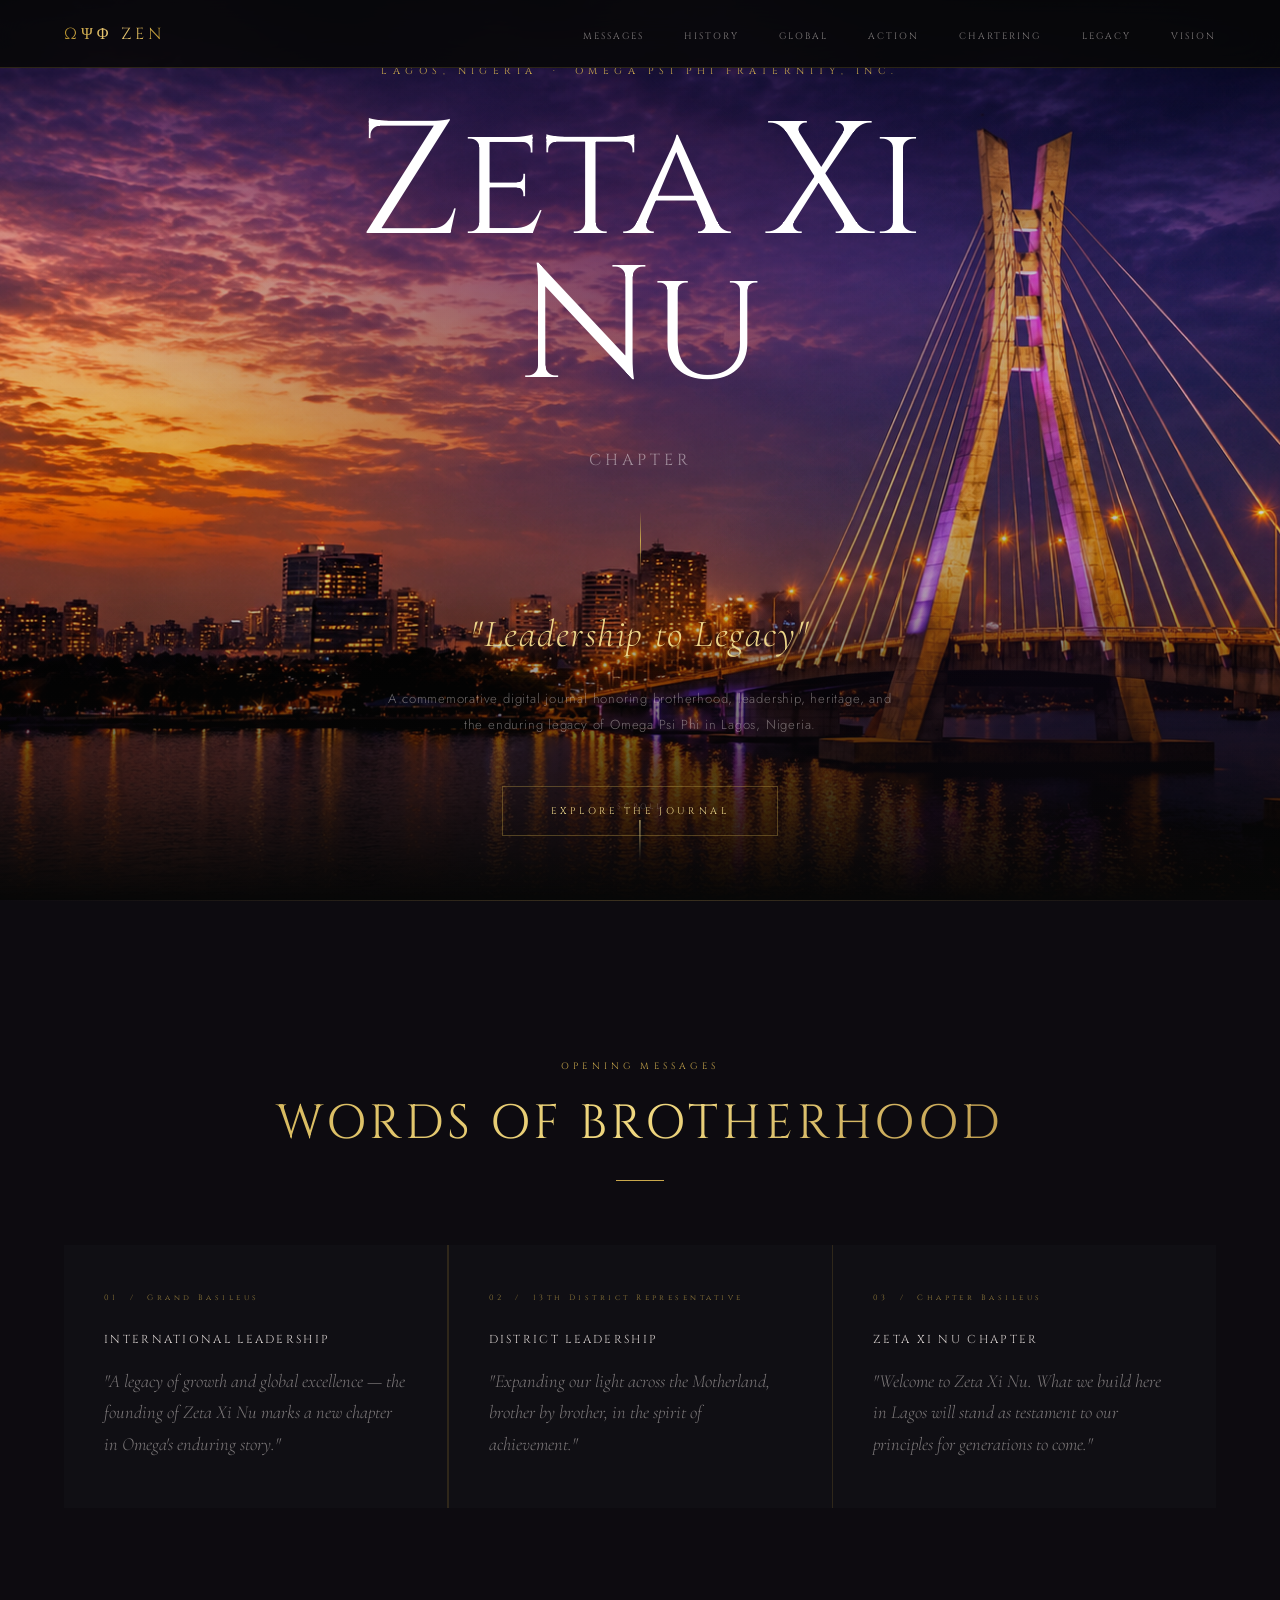
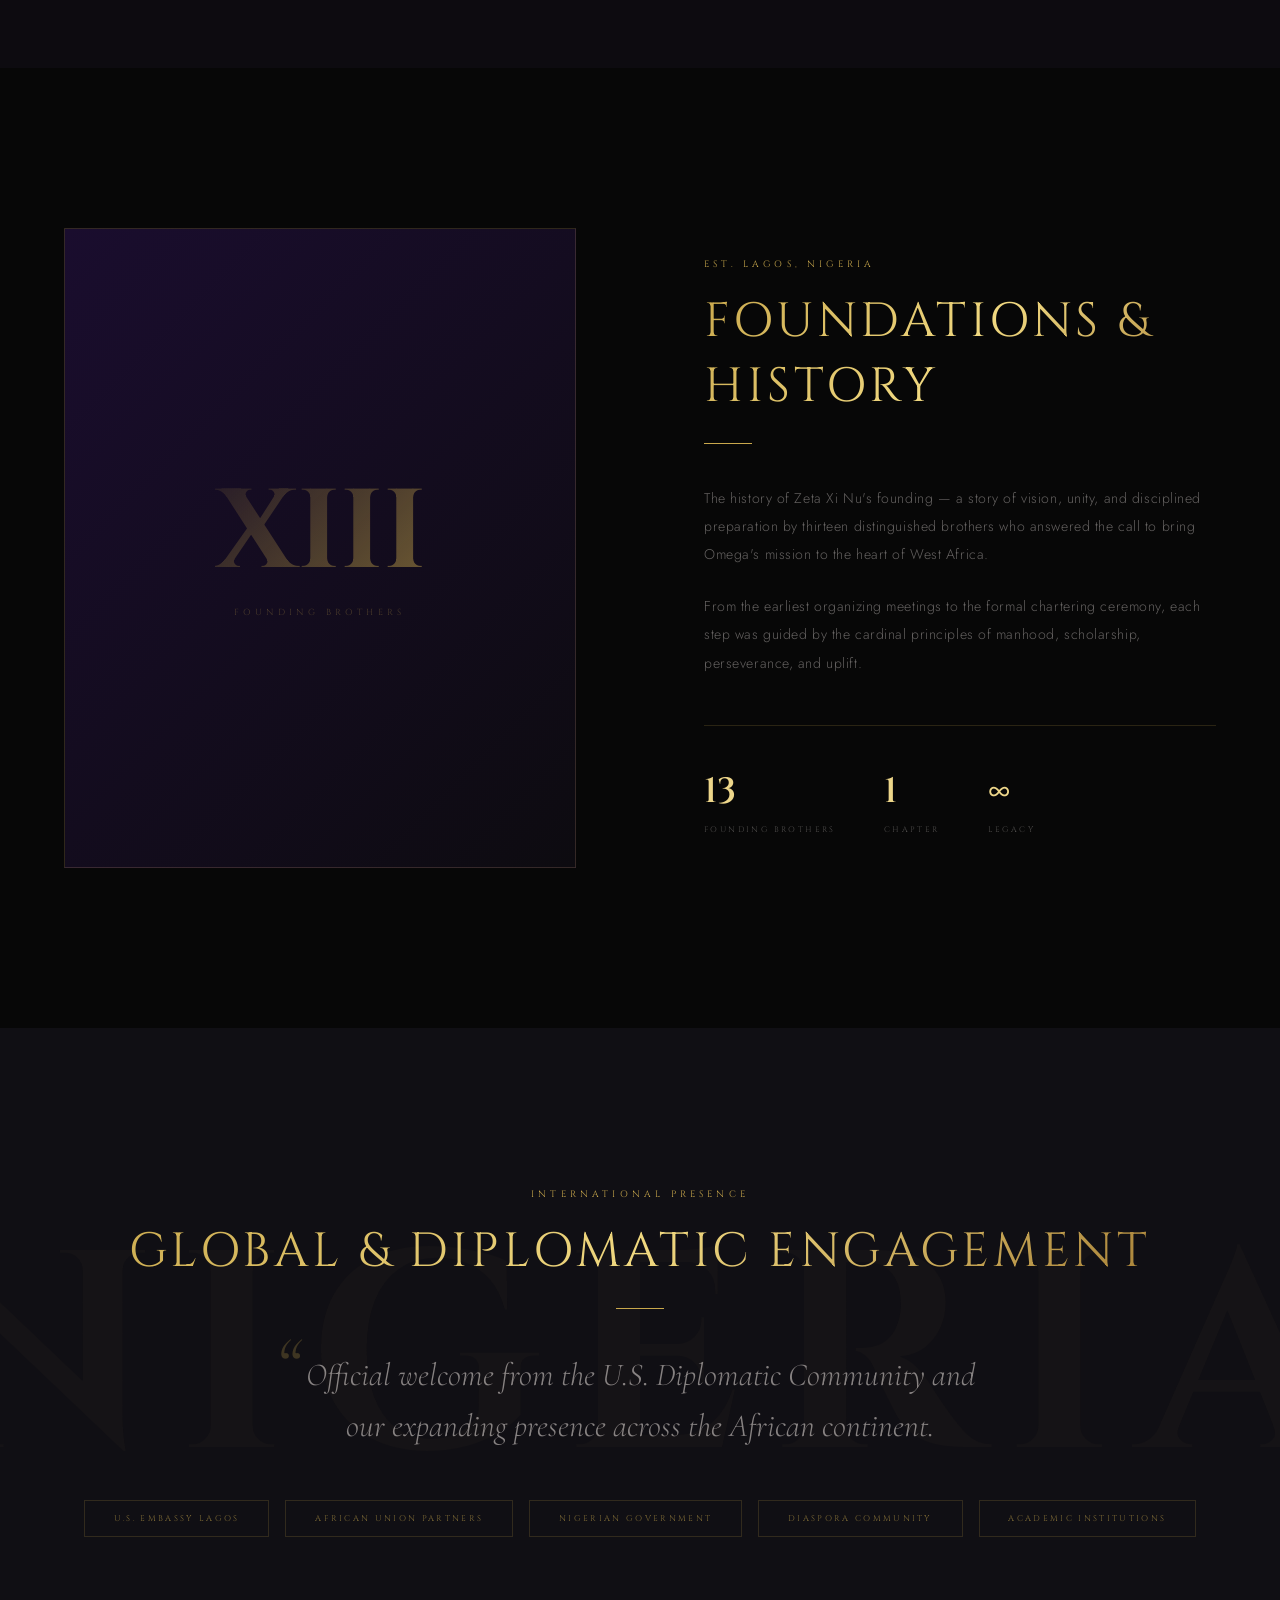
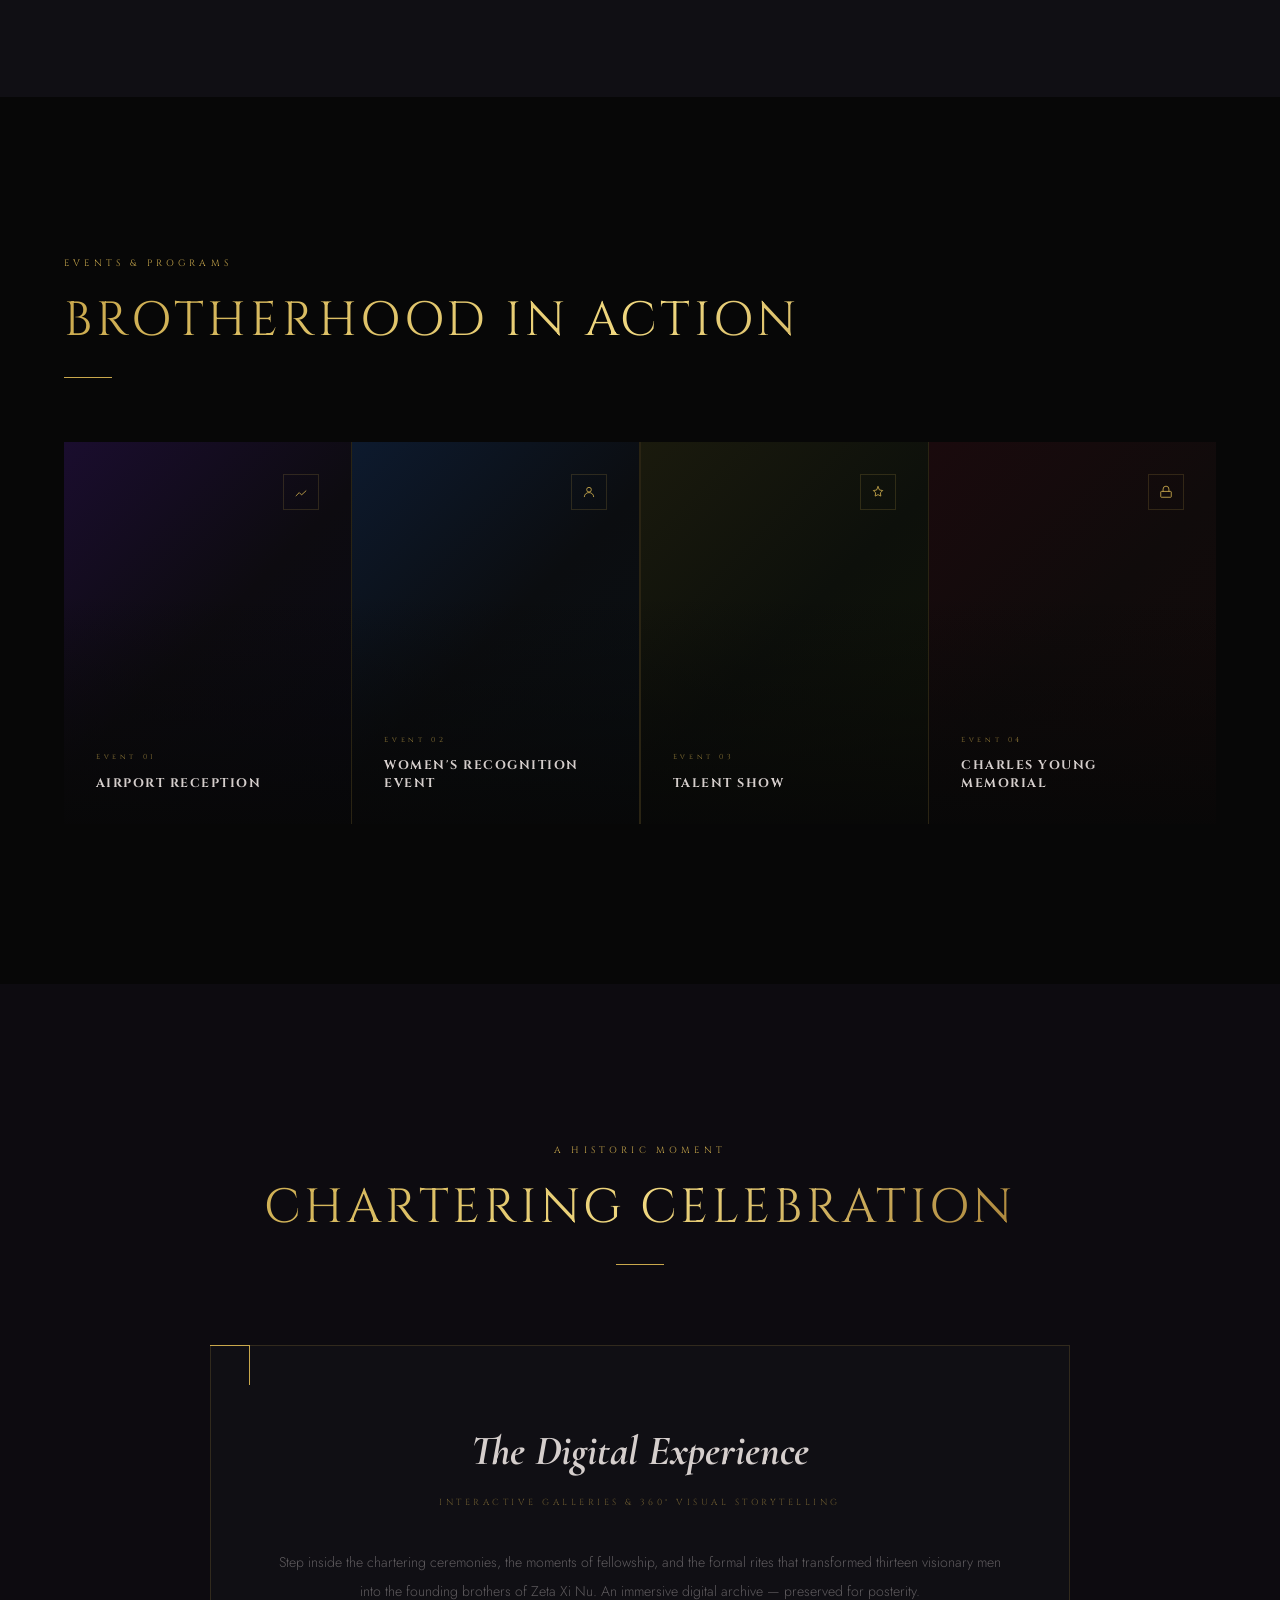
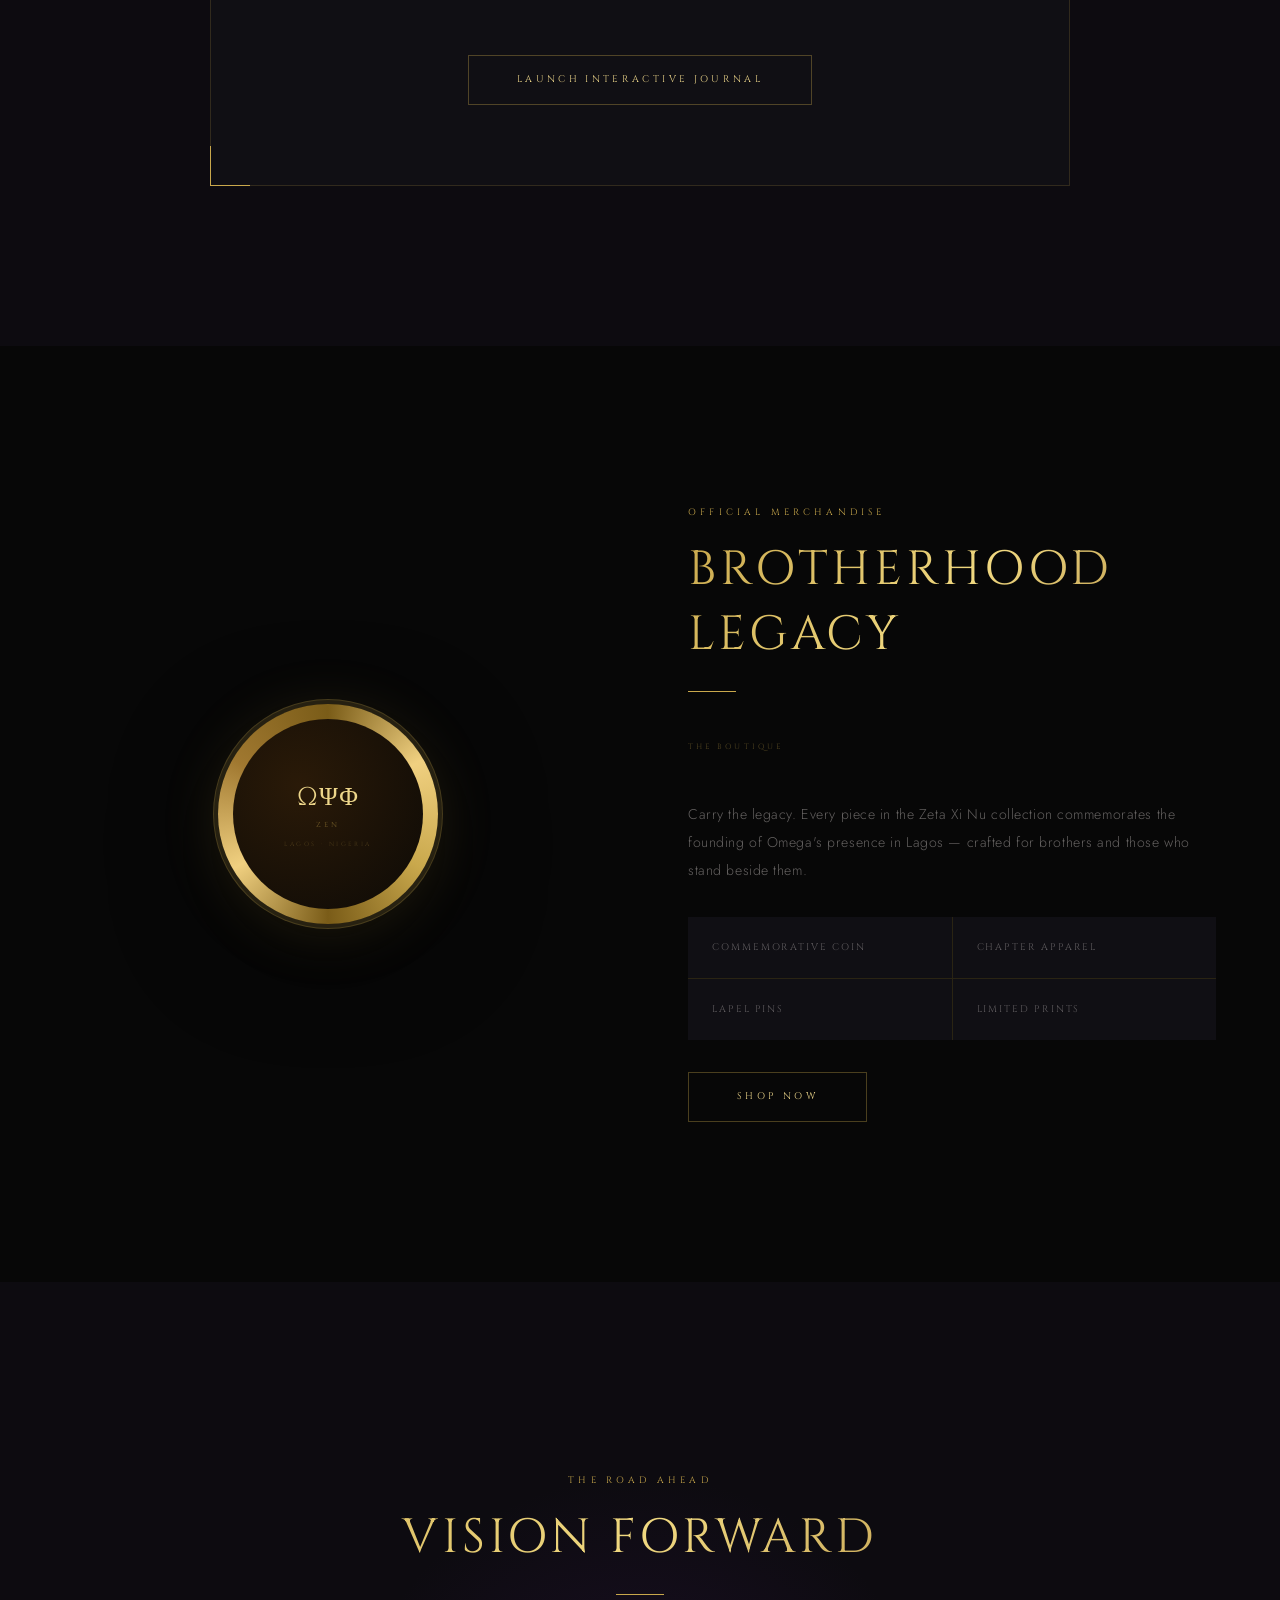
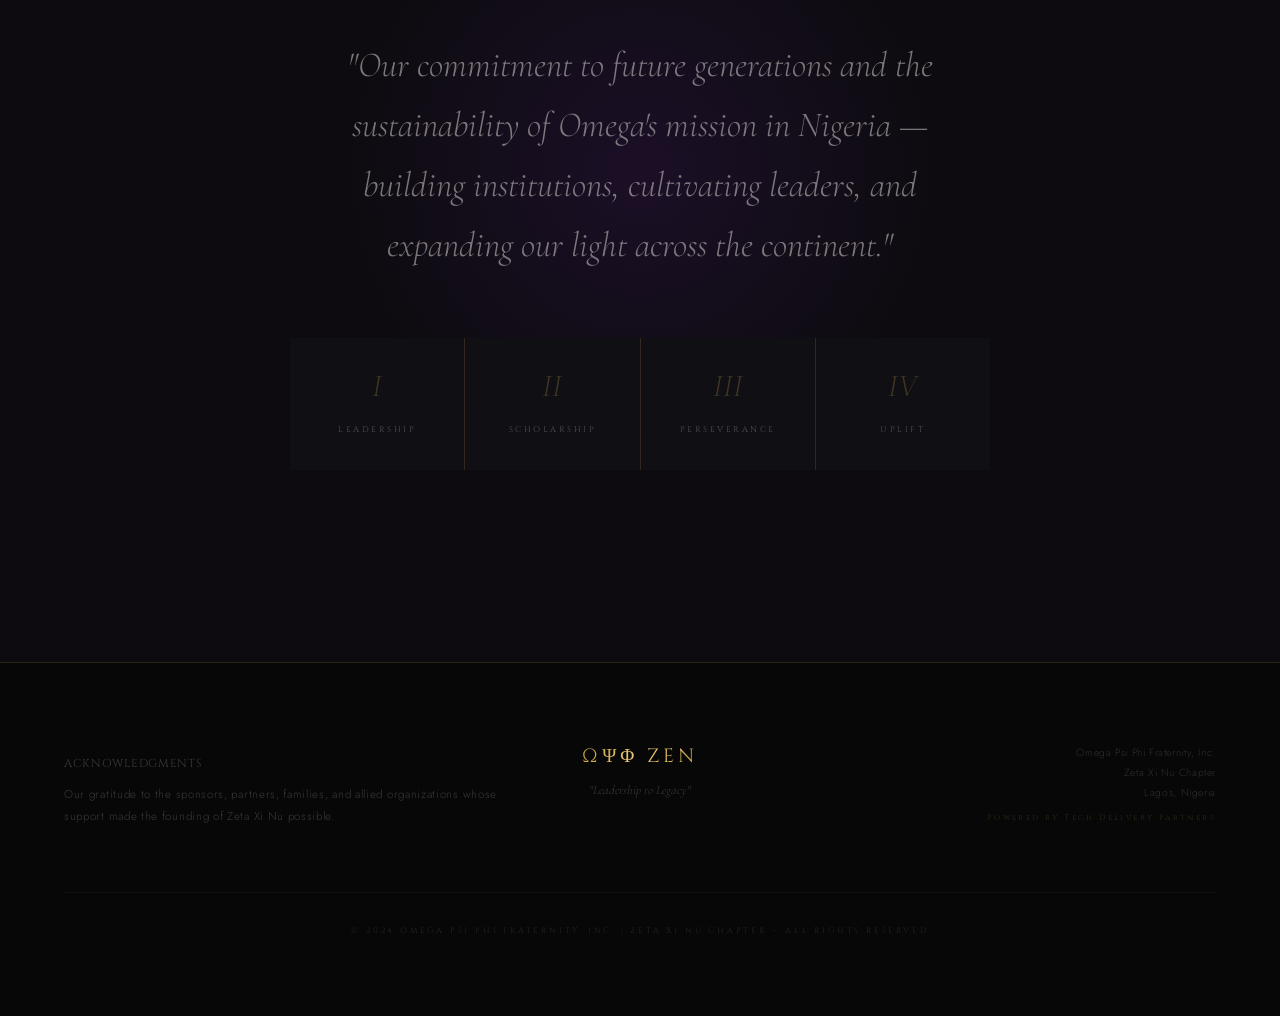
<file: zeta-xi-nu.html>
<!DOCTYPE html>
<html lang="en">
<head>
<meta charset="UTF-8">
<meta name="viewport" content="width=device-width, initial-scale=1.0">
<title>Zeta Xi Nu | Commemorative Digital Portal</title>
<link href="https://fonts.googleapis.com/css2?family=Cormorant+Garamond:ital,wght@0,300;0,400;0,600;1,300;1,400;1,600&family=Cinzel:wght@400;600;700&family=Jost:wght@100;200;300;400&display=swap" rel="stylesheet">
<style>
  *, *::before, *::after { box-sizing: border-box; margin: 0; padding: 0; }

  :root {
    --gold: #C9A84C;
    --gold-light: #EDD68A;
    --gold-dim: rgba(201,168,76,0.25);
    --gold-border: rgba(201,168,76,0.18);
    --black: #070707;
    --deep: #0d0b10;
    --surface: #100f14;
    --purple-deep: #1a0d2e;
    --text: #d5cecc;
    --muted: rgba(213,206,204,0.45);
    --serif: 'Cormorant Garamond', Georgia, serif;
    --display: 'Cinzel', serif;
    --sans: 'Jost', sans-serif;
  }

  html { scroll-behavior: smooth; }

  body {
    background-color: var(--black);
    color: var(--text);
    font-family: var(--sans);
    font-weight: 300;
    overflow-x: hidden;
    -webkit-font-smoothing: antialiased;
  }

  /* ── NAV ── */
  nav {
    position: fixed;
    top: 0; left: 0; right: 0;
    z-index: 200;
    padding: 0 5vw;
    height: 68px;
    display: flex;
    align-items: center;
    justify-content: space-between;
    background: rgba(7,7,7,0.88);
    backdrop-filter: blur(18px);
    border-bottom: 1px solid var(--gold-border);
    transition: background 0.4s;
  }

  .nav-brand {
    font-family: var(--display);
    font-size: 1rem;
    letter-spacing: 0.25em;
    background: linear-gradient(90deg, #b8922c, #f0d080, #b8922c);
    -webkit-background-clip: text;
    -webkit-text-fill-color: transparent;
    background-clip: text;
  }

  .nav-links {
    display: flex;
    gap: 2.5rem;
    list-style: none;
  }

  .nav-links a {
    font-family: var(--display);
    font-size: 0.58rem;
    letter-spacing: 0.22em;
    color: rgba(213,206,204,0.6);
    text-decoration: none;
    text-transform: uppercase;
    transition: color 0.3s;
  }

  .nav-links a:hover { color: var(--gold-light); }

  /* burger */
  .burger {
    display: none;
    flex-direction: column;
    gap: 5px;
    cursor: pointer;
    z-index: 300;
    background: none;
    border: none;
    padding: 4px;
  }
  .burger span {
    display: block;
    width: 24px;
    height: 1px;
    background: var(--text);
    transition: all 0.35s;
  }
  .burger.open span:nth-child(1) { transform: rotate(45deg) translate(4px,4px); }
  .burger.open span:nth-child(2) { opacity: 0; }
  .burger.open span:nth-child(3) { transform: rotate(-45deg) translate(4px,-4px); }

  .mobile-menu {
    display: none;
    position: fixed;
    inset: 0;
    background: rgba(7,7,7,0.97);
    z-index: 180;
    flex-direction: column;
    align-items: center;
    justify-content: center;
    gap: 2.4rem;
    opacity: 0;
    pointer-events: none;
    transition: opacity 0.4s;
  }
  .mobile-menu.open { opacity: 1; pointer-events: all; }
  .mobile-menu a {
    font-family: var(--display);
    font-size: 1.1rem;
    letter-spacing: 0.2em;
    text-transform: uppercase;
    color: rgba(213,206,204,0.7);
    text-decoration: none;
    transition: color 0.3s;
  }
  .mobile-menu a:hover { color: var(--gold-light); }

  /* ── HERO ── */
  .hero {
    position: relative;
    height: 100svh;
    min-height: 600px;
    display: flex;
    align-items: center;
    justify-content: center;
    text-align: center;
    overflow: hidden;
  }

  .hero-bg {
    position: absolute;
    inset: 0;
    background:
      radial-gradient(ellipse 70% 50% at 50% 30%, rgba(60,25,90,0.55), transparent 65%),
      radial-gradient(ellipse 50% 60% at 80% 80%, rgba(30,12,55,0.4), transparent 60%),
      url('images/hero-img.png') center/cover no-repeat;
    transform: scale(1.06);
    animation: heroZoom 14s ease-out forwards;
  }

  @keyframes heroZoom {
    from { transform: scale(1.06); }
    to   { transform: scale(1.0); }
  }

  .hero-vignette {
    position: absolute;
    inset: 0;
    background:
      linear-gradient(to bottom, rgba(7,7,7,0.55) 0%, rgba(7,7,7,0.1) 30%, rgba(7,7,7,0.15) 65%, rgba(7,7,7,1) 100%);
  }

  .hero-content {
    position: relative;
    z-index: 10;
    padding: 0 2rem;
    max-width: 860px;
  }

  .hero-eyebrow {
    font-family: var(--display);
    font-size: 0.62rem;
    letter-spacing: 0.55em;
    color: var(--gold);
    text-transform: uppercase;
    margin-bottom: 2.2rem;
    opacity: 0;
    animation: fadeUp 1s 0.6s forwards;
  }

  .hero-title {
    font-family: var(--display);
    font-size: clamp(4.5rem, 14vw, 10rem);
    font-weight: 400;
    line-height: 0.9;
    letter-spacing: -0.01em;
    color: #fff;
    margin-bottom: 0.3em;
    opacity: 0;
    animation: fadeUp 1.2s 0.9s forwards;
  }

  .hero-subtitle {
    font-family: var(--display);
    font-size: clamp(0.75rem, 2vw, 1rem);
    letter-spacing: 0.25em;
    color: rgba(255,255,255,0.45);
    text-transform: uppercase;
    margin-bottom: 2.5rem;
    opacity: 0;
    animation: fadeUp 1s 1.2s forwards;
  }

  .hero-rule {
    width: 1px;
    height: 60px;
    background: linear-gradient(to bottom, transparent, var(--gold), transparent);
    margin: 0 auto 2.5rem;
    opacity: 0;
    animation: fadeIn 1s 1.4s forwards;
  }

  .hero-tagline {
    font-family: var(--serif);
    font-size: clamp(1.4rem, 4vw, 2.4rem);
    font-style: italic;
    font-weight: 300;
    color: var(--gold-light);
    letter-spacing: 0.04em;
    margin-bottom: 1.8rem;
    opacity: 0;
    animation: fadeUp 1s 1.6s forwards;
  }

  .hero-desc {
    font-size: 0.82rem;
    line-height: 2;
    letter-spacing: 0.06em;
    color: rgba(213,206,204,0.5);
    max-width: 520px;
    margin: 0 auto 3rem;
    opacity: 0;
    animation: fadeUp 1s 1.8s forwards;
  }

  .btn-primary {
    display: inline-block;
    font-family: var(--display);
    font-size: 0.6rem;
    letter-spacing: 0.35em;
    text-transform: uppercase;
    color: var(--gold-light);
    border: 1px solid rgba(201,168,76,0.35);
    padding: 1.1rem 3rem;
    text-decoration: none;
    cursor: pointer;
    background: transparent;
    position: relative;
    overflow: hidden;
    transition: color 0.45s;
    opacity: 0;
    animation: fadeIn 1s 2.1s forwards;
  }

  .btn-primary::before {
    content: '';
    position: absolute;
    inset: 0;
    background: var(--gold);
    transform: scaleX(0);
    transform-origin: left;
    transition: transform 0.45s cubic-bezier(0.77,0,0.18,1);
    z-index: -1;
  }

  .btn-primary:hover { color: #000; }
  .btn-primary:hover::before { transform: scaleX(1); }

  .scroll-indicator {
    position: absolute;
    bottom: 2.5rem;
    left: 50%;
    transform: translateX(-50%);
    z-index: 10;
    display: flex;
    flex-direction: column;
    align-items: center;
    gap: 8px;
    opacity: 0;
    animation: fadeIn 1s 2.5s forwards;
  }

  .scroll-indicator span {
    font-family: var(--display);
    font-size: 0.48rem;
    letter-spacing: 0.35em;
    color: rgba(213,206,204,0.3);
    text-transform: uppercase;
  }

  .scroll-line {
    width: 1px;
    height: 40px;
    background: linear-gradient(to bottom, var(--gold-light), transparent);
    animation: scrollPulse 2s 3s infinite;
  }

  @keyframes scrollPulse {
    0%,100% { opacity: 0.3; transform: scaleY(1); }
    50% { opacity: 1; transform: scaleY(1.3); }
  }

  /* ── SHARED ── */
  @keyframes fadeUp {
    from { opacity: 0; transform: translateY(22px); }
    to   { opacity: 1; transform: translateY(0); }
  }
  @keyframes fadeIn {
    from { opacity: 0; }
    to   { opacity: 1; }
  }

  .section-label {
    font-family: var(--display);
    font-size: 0.58rem;
    letter-spacing: 0.45em;
    text-transform: uppercase;
    color: var(--gold);
    margin-bottom: 1.2rem;
  }

  .section-title {
    font-family: var(--display);
    font-size: clamp(1.8rem, 5vw, 3rem);
    font-weight: 400;
    letter-spacing: 0.08em;
    text-transform: uppercase;
    background: linear-gradient(135deg, #C9A84C, #f0d880, #a07830);
    -webkit-background-clip: text;
    -webkit-text-fill-color: transparent;
    background-clip: text;
    margin-bottom: 1.5rem;
  }

  .gold-rule {
    width: 48px;
    height: 1px;
    background: var(--gold);
    margin-bottom: 2.5rem;
  }

  .gold-rule.centered { margin-left: auto; margin-right: auto; }

  .body-text {
    font-size: 0.88rem;
    line-height: 2;
    letter-spacing: 0.04em;
    color: var(--muted);
  }

  /* reveal on scroll */
  .reveal {
    opacity: 0;
    transform: translateY(30px);
    transition: opacity 0.9s cubic-bezier(0.22,1,0.36,1), transform 0.9s cubic-bezier(0.22,1,0.36,1);
  }
  .reveal.visible {
    opacity: 1;
    transform: translateY(0);
  }
  .reveal-delay-1 { transition-delay: 0.1s; }
  .reveal-delay-2 { transition-delay: 0.22s; }
  .reveal-delay-3 { transition-delay: 0.36s; }

  /* ── SECTION: MESSAGES ── */
  .messages-section {
    padding: 10rem 5vw;
    background: var(--deep);
    position: relative;
  }

  .messages-section::before {
    content: '';
    position: absolute;
    top: 0; left: 0; right: 0;
    height: 1px;
    background: linear-gradient(90deg, transparent, var(--gold-dim), transparent);
  }

  .messages-grid {
    display: grid;
    grid-template-columns: repeat(auto-fit, minmax(260px, 1fr));
    gap: 1.5px;
    margin-top: 4rem;
    background: var(--gold-border);
  }

  .message-card {
    background: var(--surface);
    padding: 3rem 2.5rem;
    position: relative;
    overflow: hidden;
    transition: background 0.4s;
  }

  .message-card::before {
    content: '';
    position: absolute;
    top: 0; left: 0;
    width: 2px;
    height: 0;
    background: var(--gold);
    transition: height 0.5s cubic-bezier(0.22,1,0.36,1);
  }

  .message-card:hover { background: #141219; }
  .message-card:hover::before { height: 100%; }

  .message-number {
    font-family: var(--display);
    font-size: 0.48rem;
    letter-spacing: 0.45em;
    color: var(--gold);
    display: block;
    margin-bottom: 1.8rem;
    opacity: 0.7;
  }

  .message-role {
    font-family: var(--display);
    font-size: 0.72rem;
    letter-spacing: 0.2em;
    text-transform: uppercase;
    color: var(--text);
    margin-bottom: 1.2rem;
  }

  .message-quote {
    font-family: var(--serif);
    font-style: italic;
    font-size: 1.15rem;
    line-height: 1.7;
    color: rgba(213,206,204,0.55);
  }

  /* ── SECTION: HISTORY ── */
  .history-section {
    padding: 10rem 5vw;
    background: var(--black);
    display: grid;
    grid-template-columns: 1fr 1fr;
    gap: 8rem;
    align-items: center;
  }

  .history-visual {
    aspect-ratio: 4/5;
    background: linear-gradient(135deg, var(--purple-deep), #0d0b10);
    border: 1px solid var(--gold-border);
    position: relative;
    overflow: hidden;
  }

  .history-visual img {
    width: 100%;
    height: 100%;
    object-fit: cover;
    opacity: 0.6;
    mix-blend-mode: luminosity;
  }

  .history-visual-placeholder {
    position: absolute;
    inset: 0;
    display: flex;
    flex-direction: column;
    align-items: center;
    justify-content: center;
    gap: 1rem;
  }

  .history-visual-placeholder .big-num {
    font-family: var(--display);
    font-size: 7rem;
    line-height: 1;
    font-weight: 700;
    background: linear-gradient(135deg, rgba(201,168,76,0.1), rgba(201,168,76,0.5));
    -webkit-background-clip: text;
    -webkit-text-fill-color: transparent;
    background-clip: text;
  }

  .history-visual-placeholder .caption {
    font-family: var(--display);
    font-size: 0.55rem;
    letter-spacing: 0.5em;
    text-transform: uppercase;
    color: rgba(201,168,76,0.3);
  }

  .history-stat-row {
    display: flex;
    gap: 3rem;
    margin-top: 3rem;
    padding-top: 3rem;
    border-top: 1px solid var(--gold-border);
  }

  .stat-item .num {
    font-family: var(--display);
    font-size: 2.2rem;
    font-weight: 600;
    color: var(--gold-light);
    display: block;
    line-height: 1;
    margin-bottom: 0.4rem;
  }

  .stat-item .label {
    font-family: var(--display);
    font-size: 0.5rem;
    letter-spacing: 0.3em;
    text-transform: uppercase;
    color: rgba(213,206,204,0.35);
  }

  /* ── SECTION: ENGAGEMENT ── */
  .engagement-section {
    padding: 10rem 5vw;
    background: var(--surface);
    text-align: center;
    position: relative;
    overflow: hidden;
  }

  .engagement-section::before {
    content: 'NIGERIA';
    position: absolute;
    top: 50%;
    left: 50%;
    transform: translate(-50%,-50%);
    font-family: var(--display);
    font-size: clamp(8rem, 22vw, 18rem);
    font-weight: 700;
    color: rgba(201,168,76,0.025);
    white-space: nowrap;
    pointer-events: none;
    letter-spacing: 0.1em;
  }

  .engagement-quote {
    font-family: var(--serif);
    font-style: italic;
    font-size: clamp(1.3rem, 3.5vw, 2rem);
    line-height: 1.6;
    color: rgba(213,206,204,0.6);
    max-width: 700px;
    margin: 0 auto 3rem;
    position: relative;
    z-index: 1;
  }

  .engagement-quote::before {
    content: '\201C';
    font-family: var(--serif);
    font-size: 5rem;
    color: var(--gold-dim);
    position: absolute;
    top: -1.5rem;
    left: -1rem;
    line-height: 1;
  }

  .diplomatic-badges {
    display: flex;
    flex-wrap: wrap;
    gap: 1rem;
    justify-content: center;
    margin-top: 3rem;
    position: relative;
    z-index: 1;
  }

  .badge {
    font-family: var(--display);
    font-size: 0.52rem;
    letter-spacing: 0.28em;
    text-transform: uppercase;
    color: rgba(201,168,76,0.6);
    border: 1px solid var(--gold-border);
    padding: 0.75rem 1.8rem;
    transition: all 0.35s;
  }

  .badge:hover {
    background: var(--gold-dim);
    color: var(--gold-light);
  }

  /* ── SECTION: BROTHERHOOD IN ACTION ── */
  .action-section {
    padding: 10rem 5vw;
    background: var(--black);
  }

  .action-grid {
    display: grid;
    grid-template-columns: repeat(2, 1fr);
    gap: 1.5px;
    margin-top: 4rem;
    background: var(--gold-border);
  }

  @media (min-width: 768px) {
    .action-grid {
      grid-template-columns: repeat(4, 1fr);
    }
  }

  .action-card {
    background: var(--surface);
    aspect-ratio: 3/4;
    display: flex;
    flex-direction: column;
    justify-content: flex-end;
    padding: 2rem;
    position: relative;
    overflow: hidden;
    cursor: pointer;
  }

  .action-card-icon {
    position: absolute;
    top: 2rem;
    right: 2rem;
    width: 36px;
    height: 36px;
    border: 1px solid var(--gold-border);
    display: flex;
    align-items: center;
    justify-content: center;
  }

  .action-card-icon svg {
    width: 14px;
    height: 14px;
    stroke: var(--gold);
    fill: none;
  }

  .action-card::before {
    content: '';
    position: absolute;
    inset: 0;
    background: linear-gradient(to top, rgba(7,7,7,0.9) 0%, transparent 60%);
    z-index: 1;
  }

  .action-card-bg {
    position: absolute;
    inset: 0;
    background: linear-gradient(135deg, var(--purple-deep), #0d0b10);
    transition: transform 0.6s cubic-bezier(0.22,1,0.36,1);
  }

  .action-card:hover .action-card-bg { transform: scale(1.04); }

  .action-card-content {
    position: relative;
    z-index: 2;
  }

  .action-card-num {
    font-family: var(--display);
    font-size: 0.45rem;
    letter-spacing: 0.5em;
    color: var(--gold);
    display: block;
    margin-bottom: 0.8rem;
    opacity: 0.7;
  }

  .action-card-title {
    font-family: var(--display);
    font-size: 0.78rem;
    letter-spacing: 0.12em;
    text-transform: uppercase;
    color: var(--text);
    line-height: 1.4;
  }

  /* ── SECTION: CHARTERING ── */
  .chartering-section {
    padding: 10rem 5vw;
    background: var(--deep);
    position: relative;
    overflow: hidden;
  }

  .chartering-inner {
    max-width: 860px;
    margin: 0 auto;
    text-align: center;
  }

  .chartering-frame {
    margin-top: 5rem;
    border: 1px solid var(--gold-border);
    position: relative;
    padding: 5rem 4rem;
    background: var(--surface);
  }

  .chartering-frame::before,
  .chartering-frame::after {
    content: '';
    position: absolute;
    width: 40px;
    height: 40px;
    border-color: var(--gold);
    border-style: solid;
  }

  .chartering-frame::before {
    top: -1px; left: -1px;
    border-width: 1px 0 0 1px;
  }

  .chartering-frame::after {
    bottom: -1px; right: -1px;
    border-width: 0 1px 1px 0;
  }

  .frame-corners::before,
  .frame-corners::after {
    content: '';
    position: absolute;
    width: 40px;
    height: 40px;
    border-color: var(--gold);
    border-style: solid;
  }

  .frame-corners::before {
    top: -1px; right: -1px;
    border-width: 1px 1px 0 0;
  }

  .frame-corners::after {
    bottom: -1px; left: -1px;
    border-width: 0 0 1px 1px;
  }

  .chartering-heading {
    font-family: var(--serif);
    font-style: italic;
    font-size: clamp(1.6rem, 4vw, 2.6rem);
    color: var(--text);
    margin-bottom: 1.2rem;
  }

  .chartering-sub {
    font-family: var(--display);
    font-size: 0.55rem;
    letter-spacing: 0.4em;
    text-transform: uppercase;
    color: rgba(201,168,76,0.5);
    margin-bottom: 2.5rem;
  }

  .chartering-body {
    font-size: 0.88rem;
    line-height: 2.1;
    color: rgba(213,206,204,0.4);
    margin-bottom: 3rem;
  }

  /* ── SECTION: LEGACY ── */
  .legacy-section {
    padding: 10rem 5vw;
    background: var(--black);
  }

  .legacy-inner {
    display: grid;
    grid-template-columns: 1fr 1fr;
    gap: 6rem;
    align-items: center;
  }

  .coin-container {
    display: flex;
    align-items: center;
    justify-content: center;
  }

  .coin {
    width: 220px;
    height: 220px;
    border-radius: 50%;
    background: conic-gradient(#7a5c18, #f0d080, #c9a84c, #7a5c18, #f0d080, #a07830, #7a5c18);
    display: flex;
    align-items: center;
    justify-content: center;
    position: relative;
    animation: coinSpin 20s linear infinite;
    box-shadow:
      0 0 0 4px rgba(7,7,7,0.5),
      0 0 0 5px rgba(201,168,76,0.3),
      0 8px 60px rgba(201,168,76,0.15),
      0 30px 100px rgba(0,0,0,0.8);
  }

  @keyframes coinSpin {
    from { transform: rotateY(0deg); }
    to { transform: rotateY(360deg); }
  }

  .coin-inner {
    width: 190px;
    height: 190px;
    border-radius: 50%;
    background: radial-gradient(circle at 35% 35%, #2a1a08, #0d0a06);
    display: flex;
    flex-direction: column;
    align-items: center;
    justify-content: center;
    gap: 0.3rem;
  }

  .coin-symbol {
    font-family: var(--display);
    font-size: 1.6rem;
    color: var(--gold-light);
    letter-spacing: 0.05em;
  }

  .coin-text {
    font-family: var(--display);
    font-size: 0.45rem;
    letter-spacing: 0.4em;
    text-transform: uppercase;
    color: rgba(201,168,76,0.5);
  }

  .merch-tag {
    display: inline-block;
    font-family: var(--display);
    font-size: 0.48rem;
    letter-spacing: 0.4em;
    text-transform: uppercase;
    color: rgba(201,168,76,0.4);
    margin-bottom: 3rem;
  }

  .merch-items {
    display: grid;
    grid-template-columns: 1fr 1fr;
    gap: 1px;
    background: var(--gold-border);
    margin-top: 2.5rem;
  }

  .merch-item {
    background: var(--surface);
    padding: 1.5rem;
    font-family: var(--display);
    font-size: 0.6rem;
    letter-spacing: 0.2em;
    text-transform: uppercase;
    color: rgba(213,206,204,0.4);
    transition: all 0.35s;
    cursor: pointer;
  }

  .merch-item:hover {
    color: var(--gold-light);
    background: var(--deep);
  }

  /* ── SECTION: VISION ── */
  .vision-section {
    padding: 12rem 5vw;
    background: var(--deep);
    text-align: center;
    position: relative;
    overflow: hidden;
  }

  .vision-section::before {
    content: '';
    position: absolute;
    top: 50%;
    left: 50%;
    width: 600px;
    height: 600px;
    border-radius: 50%;
    background: radial-gradient(circle, rgba(60,25,90,0.3), transparent 70%);
    transform: translate(-50%,-50%);
    pointer-events: none;
  }

  .vision-body {
    font-family: var(--serif);
    font-style: italic;
    font-size: clamp(1.3rem, 3.5vw, 2.2rem);
    line-height: 1.7;
    color: rgba(213,206,204,0.55);
    max-width: 680px;
    margin: 0 auto 4rem;
    position: relative;
    z-index: 1;
  }

  .pillars {
    display: flex;
    flex-wrap: wrap;
    justify-content: center;
    gap: 1px;
    background: var(--gold-border);
    max-width: 700px;
    margin: 0 auto;
    position: relative;
    z-index: 1;
  }

  .pillar {
    background: var(--surface);
    flex: 1 1 140px;
    padding: 2rem 1.5rem;
    text-align: center;
    transition: background 0.35s;
  }

  .pillar:hover { background: #13101a; }

  .pillar-icon {
    font-family: var(--serif);
    font-style: italic;
    font-size: 2rem;
    color: rgba(201,168,76,0.25);
    display: block;
    margin-bottom: 0.8rem;
    line-height: 1;
  }

  .pillar-label {
    font-family: var(--display);
    font-size: 0.52rem;
    letter-spacing: 0.3em;
    text-transform: uppercase;
    color: rgba(213,206,204,0.35);
  }

  /* ── FOOTER ── */
  footer {
    padding: 5rem 5vw;
    background: var(--black);
    border-top: 1px solid var(--gold-border);
  }

  .footer-inner {
    display: grid;
    grid-template-columns: 1fr auto 1fr;
    align-items: start;
    gap: 3rem;
  }

  .footer-left p {
    font-size: 0.72rem;
    line-height: 1.9;
    letter-spacing: 0.06em;
    color: rgba(213,206,204,0.25);
    margin-top: 0.6rem;
  }

  .footer-center {
    text-align: center;
  }

  .footer-brand {
    font-family: var(--display);
    font-size: 1.2rem;
    letter-spacing: 0.2em;
    background: linear-gradient(135deg, #b8922c, #f0d080, #b8922c);
    -webkit-background-clip: text;
    -webkit-text-fill-color: transparent;
    background-clip: text;
    display: block;
    margin-bottom: 0.8rem;
  }

  .footer-tagline {
    font-family: var(--serif);
    font-style: italic;
    font-size: 0.8rem;
    color: rgba(213,206,204,0.25);
  }

  .footer-right {
    text-align: right;
  }

  .footer-right p {
    font-size: 0.65rem;
    line-height: 1.9;
    letter-spacing: 0.06em;
    color: rgba(213,206,204,0.2);
  }

  .footer-copy {
    margin-top: 4rem;
    padding-top: 2rem;
    border-top: 1px solid rgba(255,255,255,0.04);
    text-align: center;
    font-family: var(--display);
    font-size: 0.5rem;
    letter-spacing: 0.35em;
    text-transform: uppercase;
    color: rgba(213,206,204,0.15);
  }

  /* ── RESPONSIVE ── */
  @media (max-width: 900px) {
    .history-section { grid-template-columns: 1fr; gap: 4rem; }
    .legacy-inner { grid-template-columns: 1fr; gap: 4rem; }
    .footer-inner { grid-template-columns: 1fr; text-align: center; }
    .footer-right { text-align: center; }
    .nav-links { display: none; }
    .burger { display: flex; }
    .mobile-menu { display: flex; }
  }

  @media (min-width: 900px) {
    .mobile-menu { display: none !important; }
  }
</style>
</head>
<body>

<!-- NAV -->
<nav>
  <span class="nav-brand">ΩΨΦ ZEN</span>
  <ul class="nav-links">
    <li><a href="#messages">Messages</a></li>
    <li><a href="#history">History</a></li>
    <li><a href="#engagement">Global</a></li>
    <li><a href="#action">Action</a></li>
    <li><a href="#chartering">Chartering</a></li>
    <li><a href="#legacy">Legacy</a></li>
    <li><a href="#vision">Vision</a></li>
  </ul>
  <button class="burger" id="burger" aria-label="Menu">
    <span></span><span></span><span></span>
  </button>
</nav>

<!-- MOBILE MENU -->
<div class="mobile-menu" id="mobile-menu">
  <a href="#messages" onclick="closeMenu()">Opening Messages</a>
  <a href="#history" onclick="closeMenu()">Foundations & History</a>
  <a href="#engagement" onclick="closeMenu()">Global Engagement</a>
  <a href="#action" onclick="closeMenu()">Brotherhood in Action</a>
  <a href="#chartering" onclick="closeMenu()">Chartering Celebration</a>
  <a href="#legacy" onclick="closeMenu()">Brotherhood Legacy</a>
  <a href="#vision" onclick="closeMenu()">Vision Forward</a>
</div>

<!-- HERO -->
<header class="hero">
  <div class="hero-bg"></div>
  <div class="hero-vignette"></div>

  <div class="hero-content">
    <p class="hero-eyebrow">Lagos, Nigeria &nbsp;&middot;&nbsp; Omega Psi Phi Fraternity, Inc.</p>
    <h1 class="hero-title">Zeta Xi Nu</h1>
    <p class="hero-subtitle">Chapter</p>
    <div class="hero-rule"></div>
    <p class="hero-tagline">"Leadership to Legacy"</p>
    <p class="hero-desc">A commemorative digital journal honoring brotherhood, leadership, heritage, and the enduring legacy of Omega Psi Phi in Lagos, Nigeria.</p>
    <button class="btn-primary">Explore the Journal</button>
  </div>

  <div class="scroll-indicator">
    <span>Scroll</span>
    <div class="scroll-line"></div>
  </div>
</header>

<!-- MESSAGES -->
<section id="messages" class="messages-section">
  <div style="text-align:center; margin-bottom:1rem;">
    <p class="section-label reveal">Opening Messages</p>
    <h2 class="section-title reveal reveal-delay-1">Words of Brotherhood</h2>
    <div class="gold-rule centered reveal reveal-delay-2"></div>
  </div>

  <div class="messages-grid">
    <div class="message-card reveal">
      <span class="message-number">01 &nbsp;/&nbsp; Grand Basileus</span>
      <p class="message-role">International Leadership</p>
      <p class="message-quote">"A legacy of growth and global excellence — the founding of Zeta Xi Nu marks a new chapter in Omega's enduring story."</p>
    </div>
    <div class="message-card reveal reveal-delay-1">
      <span class="message-number">02 &nbsp;/&nbsp; 13th District Representative</span>
      <p class="message-role">District Leadership</p>
      <p class="message-quote">"Expanding our light across the Motherland, brother by brother, in the spirit of achievement."</p>
    </div>
    <div class="message-card reveal reveal-delay-2">
      <span class="message-number">03 &nbsp;/&nbsp; Chapter Basileus</span>
      <p class="message-role">Zeta Xi Nu Chapter</p>
      <p class="message-quote">"Welcome to Zeta Xi Nu. What we build here in Lagos will stand as testament to our principles for generations to come."</p>
    </div>
  </div>
</section>

<!-- HISTORY -->
<section id="history" class="history-section">
  <div class="history-visual reveal">
    <div class="history-visual-placeholder">
      <span class="big-num">XIII</span>
      <span class="caption">Founding Brothers</span>
    </div>
  </div>
  <div class="reveal reveal-delay-1">
    <p class="section-label">Est. Lagos, Nigeria</p>
    <h2 class="section-title">Foundations & History</h2>
    <div class="gold-rule"></div>
    <p class="body-text">The history of Zeta Xi Nu's founding — a story of vision, unity, and disciplined preparation by thirteen distinguished brothers who answered the call to bring Omega's mission to the heart of West Africa.</p>
    <p class="body-text" style="margin-top:1.5rem;">From the earliest organizing meetings to the formal chartering ceremony, each step was guided by the cardinal principles of manhood, scholarship, perseverance, and uplift.</p>

    <div class="history-stat-row">
      <div class="stat-item">
        <span class="num">13</span>
        <span class="label">Founding Brothers</span>
      </div>
      <div class="stat-item">
        <span class="num">1</span>
        <span class="label">Chapter</span>
      </div>
      <div class="stat-item">
        <span class="num">∞</span>
        <span class="label">Legacy</span>
      </div>
    </div>
  </div>
</section>

<!-- ENGAGEMENT -->
<section id="engagement" class="engagement-section">
  <p class="section-label reveal" style="position:relative;z-index:1;">International Presence</p>
  <h2 class="section-title reveal reveal-delay-1" style="position:relative;z-index:1;">Global & Diplomatic Engagement</h2>
  <div class="gold-rule centered reveal reveal-delay-2"></div>

  <p class="engagement-quote reveal reveal-delay-2">
    Official welcome from the U.S. Diplomatic Community and our expanding presence across the African continent.
  </p>

  <div class="diplomatic-badges reveal reveal-delay-3">
    <span class="badge">U.S. Embassy Lagos</span>
    <span class="badge">African Union Partners</span>
    <span class="badge">Nigerian Government</span>
    <span class="badge">Diaspora Community</span>
    <span class="badge">Academic Institutions</span>
  </div>
</section>

<!-- ACTION -->
<section id="action" class="action-section">
  <p class="section-label reveal">Events & Programs</p>
  <h2 class="section-title reveal reveal-delay-1">Brotherhood in Action</h2>
  <div class="gold-rule reveal reveal-delay-2"></div>

  <div class="action-grid">
    <div class="action-card reveal">
      <div class="action-card-bg" style="background:linear-gradient(135deg,#1a0d2e,#0d0b10,#0a0a14);"></div>
      <div class="action-card-icon">
        <svg viewBox="0 0 24 24" stroke-width="1.5"><path d="M3.5 18.5L9 13l4 4 7.5-7" stroke-linecap="round" stroke-linejoin="round"/></svg>
      </div>
      <div class="action-card-content">
        <span class="action-card-num">Event 01</span>
        <h3 class="action-card-title">Airport Reception</h3>
      </div>
    </div>
    <div class="action-card reveal reveal-delay-1">
      <div class="action-card-bg" style="background:linear-gradient(135deg,#0d1a2e,#0b0d10,#0a1014);"></div>
      <div class="action-card-icon">
        <svg viewBox="0 0 24 24" stroke-width="1.5"><circle cx="12" cy="8" r="4"/><path d="M4 20c0-4 3.6-7 8-7s8 3 8 7" stroke-linecap="round"/></svg>
      </div>
      <div class="action-card-content">
        <span class="action-card-num">Event 02</span>
        <h3 class="action-card-title">Women's Recognition Event</h3>
      </div>
    </div>
    <div class="action-card reveal reveal-delay-2">
      <div class="action-card-bg" style="background:linear-gradient(135deg,#1a1a0d,#0d100b,#101408);"></div>
      <div class="action-card-icon">
        <svg viewBox="0 0 24 24" stroke-width="1.5"><path d="M12 3l2.5 5.5L20 9.5l-4 4 .9 5.5L12 16.5 7.1 19l.9-5.5-4-4 5.5-.8L12 3z" stroke-linecap="round" stroke-linejoin="round"/></svg>
      </div>
      <div class="action-card-content">
        <span class="action-card-num">Event 03</span>
        <h3 class="action-card-title">Talent Show</h3>
      </div>
    </div>
    <div class="action-card reveal reveal-delay-3">
      <div class="action-card-bg" style="background:linear-gradient(135deg,#1a0a0d,#100b0b,#140a0a);"></div>
      <div class="action-card-icon">
        <svg viewBox="0 0 24 24" stroke-width="1.5"><rect x="3" y="11" width="18" height="10" rx="1"/><path d="M7 11V7a5 5 0 0 1 10 0v4" stroke-linecap="round"/></svg>
      </div>
      <div class="action-card-content">
        <span class="action-card-num">Event 04</span>
        <h3 class="action-card-title">Charles Young Memorial</h3>
      </div>
    </div>
  </div>
</section>

<!-- CHARTERING -->
<section id="chartering" class="chartering-section">
  <div class="chartering-inner">
    <p class="section-label reveal">A Historic Moment</p>
    <h2 class="section-title reveal reveal-delay-1">Chartering Celebration</h2>
    <div class="gold-rule centered reveal reveal-delay-2"></div>

    <div class="chartering-frame frame-corners reveal reveal-delay-2">
      <h3 class="chartering-heading">The Digital Experience</h3>
      <p class="chartering-sub">Interactive Galleries &amp; 360° Visual Storytelling</p>
      <p class="chartering-body">Step inside the chartering ceremonies, the moments of fellowship, and the formal rites that transformed thirteen visionary men into the founding brothers of Zeta Xi Nu. An immersive digital archive — preserved for posterity.</p>
      <button class="btn-primary">Launch Interactive Journal</button>
    </div>
  </div>
</section>

<!-- LEGACY -->
<section id="legacy" class="legacy-section">
  <div class="legacy-inner">
    <div class="coin-container reveal">
      <div class="coin">
        <div class="coin-inner">
          <span class="coin-symbol">ΩΨΦ</span>
          <span class="coin-text">ZEN</span>
          <span class="coin-text" style="margin-top:0.3rem;font-size:0.38rem;opacity:0.5;">Lagos · Nigeria</span>
        </div>
      </div>
    </div>

    <div class="reveal reveal-delay-1">
      <p class="section-label">Official Merchandise</p>
      <h2 class="section-title">Brotherhood Legacy</h2>
      <div class="gold-rule"></div>
      <span class="merch-tag">The Boutique</span>
      <p class="body-text">Carry the legacy. Every piece in the Zeta Xi Nu collection commemorates the founding of Omega's presence in Lagos — crafted for brothers and those who stand beside them.</p>

      <div class="merch-items" style="margin-top:2rem;">
        <div class="merch-item">Commemorative Coin</div>
        <div class="merch-item">Chapter Apparel</div>
        <div class="merch-item">Lapel Pins</div>
        <div class="merch-item">Limited Prints</div>
      </div>

      <div style="margin-top:2rem;">
        <button class="btn-primary">Shop Now</button>
      </div>
    </div>
  </div>
</section>

<!-- VISION -->
<section id="vision" class="vision-section">
  <p class="section-label reveal" style="position:relative;z-index:1;">The Road Ahead</p>
  <h2 class="section-title reveal reveal-delay-1" style="position:relative;z-index:1;">Vision Forward</h2>
  <div class="gold-rule centered reveal reveal-delay-2"></div>

  <p class="vision-body reveal reveal-delay-2">
    "Our commitment to future generations and the sustainability of Omega's mission in Nigeria — building institutions, cultivating leaders, and expanding our light across the continent."
  </p>

  <div class="pillars reveal reveal-delay-3">
    <div class="pillar">
      <span class="pillar-icon">I</span>
      <span class="pillar-label">Leadership</span>
    </div>
    <div class="pillar">
      <span class="pillar-icon">II</span>
      <span class="pillar-label">Scholarship</span>
    </div>
    <div class="pillar">
      <span class="pillar-icon">III</span>
      <span class="pillar-label">Perseverance</span>
    </div>
    <div class="pillar">
      <span class="pillar-icon">IV</span>
      <span class="pillar-label">Uplift</span>
    </div>
  </div>
</section>

<!-- FOOTER -->
<footer>
  <div class="footer-inner">
    <div class="footer-left">
      <p class="section-label" style="margin-bottom:0.5rem;">Acknowledgments</p>
      <p>Our gratitude to the sponsors, partners, families, and allied organizations whose support made the founding of Zeta Xi Nu possible.</p>
    </div>
    <div class="footer-center">
      <span class="footer-brand">ΩΨΦ ZEN</span>
      <p class="footer-tagline">"Leadership to Legacy"</p>
    </div>
    <div class="footer-right">
      <p>Omega Psi Phi Fraternity, Inc.</p>
      <p>Zeta Xi Nu Chapter</p>
      <p>Lagos, Nigeria</p>
      <p style="margin-top:0.5rem;color:rgba(201,168,76,0.2);font-family:var(--display);font-size:0.5rem;letter-spacing:0.3em;">Powered by Tech Delivery Partners</p>
    </div>
  </div>
  <p class="footer-copy">© 2024 Omega Psi Phi Fraternity, Inc. | Zeta Xi Nu Chapter — All Rights Reserved</p>
</footer>

<script>
  /* ── BURGER ── */
  const burger = document.getElementById('burger');
  const mobileMenu = document.getElementById('mobile-menu');

  function closeMenu() {
    burger.classList.remove('open');
    mobileMenu.classList.remove('open');
    document.body.style.overflow = '';
  }

  burger.addEventListener('click', () => {
    const isOpen = burger.classList.toggle('open');
    mobileMenu.classList.toggle('open', isOpen);
    document.body.style.overflow = isOpen ? 'hidden' : '';
  });

  /* ── SCROLL REVEAL ── */
  const reveals = document.querySelectorAll('.reveal');
  const observer = new IntersectionObserver((entries) => {
    entries.forEach(e => {
      if (e.isIntersecting) {
        e.target.classList.add('visible');
        observer.unobserve(e.target);
      }
    });
  }, { threshold: 0.12 });

  reveals.forEach(el => observer.observe(el));

  /* ── NAV SCROLL ── */
  window.addEventListener('scroll', () => {
    const nav = document.querySelector('nav');
    nav.style.background = window.scrollY > 80
      ? 'rgba(7,7,7,0.97)'
      : 'rgba(7,7,7,0.88)';
  });
</script>
</body>
</html>
</file>
<file: css/style.css>
*, *::before, *::after { box-sizing: border-box; margin: 0; padding: 0; }

  :root {
    --gold: #C9A84C;
    --gold-light: #EDD68A;
    --gold-dim: rgba(201,168,76,0.25);
    --gold-border: rgba(201,168,76,0.18);
    --black: #070707;
    --deep: #0d0b10;
    --surface: #100f14;
    --purple-deep: #1a0d2e;
    --text: #d5cecc;
    --muted: rgba(213,206,204,0.45);
    --serif: 'Cormorant Garamond', Georgia, serif;
    --display: 'Cinzel', serif;
    --sans: 'Jost', sans-serif;
  }

  html { scroll-behavior: smooth; }

  body {
    background-color: var(--black);
    color: var(--text);
    font-family: var(--sans);
    font-weight: 300;
    overflow-x: hidden;
    -webkit-font-smoothing: antialiased;
  }

  /* ── NAV ── */
  nav {
    position: fixed;
    top: 0; left: 0; right: 0;
    z-index: 200;
    padding: 0 5vw;
    height: 68px;
    display: flex;
    align-items: center;
    justify-content: space-between;
    background: rgba(7,7,7,0.88);
    backdrop-filter: blur(18px);
    border-bottom: 1px solid var(--gold-border);
    transition: background 0.4s;
  }

  .nav-brand {
    font-family: var(--display);
    font-size: 1rem;
    letter-spacing: 0.25em;
    background: linear-gradient(90deg, #b8922c, #f0d080, #b8922c);
    -webkit-background-clip: text;
    -webkit-text-fill-color: transparent;
    background-clip: text;
  }

  .nav-links {
    display: flex;
    gap: 2.5rem;
    list-style: none;
  }

  .nav-links a {
    font-family: var(--display);
    font-size: 0.58rem;
    letter-spacing: 0.22em;
    color: rgba(213,206,204,0.6);
    text-decoration: none;
    text-transform: uppercase;
    transition: color 0.3s;
  }

  .nav-links a:hover { color: var(--gold-light); }

  /* burger */
  .burger {
    display: none;
    flex-direction: column;
    gap: 5px;
    cursor: pointer;
    z-index: 300;
    background: none;
    border: none;
    padding: 4px;
  }
  .burger span {
    display: block;
    width: 24px;
    height: 1px;
    background: var(--text);
    transition: all 0.35s;
  }
  .burger.open span:nth-child(1) { transform: rotate(45deg) translate(4px,4px); }
  .burger.open span:nth-child(2) { opacity: 0; }
  .burger.open span:nth-child(3) { transform: rotate(-45deg) translate(4px,-4px); }

  .mobile-menu {
    display: none;
    position: fixed;
    inset: 0;
    background: rgba(7,7,7,0.97);
    z-index: 180;
    flex-direction: column;
    align-items: center;
    justify-content: center;
    gap: 2.4rem;
    opacity: 0;
    pointer-events: none;
    transition: opacity 0.4s;
  }
  .mobile-menu.open { opacity: 1; pointer-events: all; }
  .mobile-menu a {
    font-family: var(--display);
    font-size: 1.1rem;
    letter-spacing: 0.2em;
    text-transform: uppercase;
    color: rgba(213,206,204,0.7);
    text-decoration: none;
    transition: color 0.3s;
  }
  .mobile-menu a:hover { color: var(--gold-light); }

  /* ── HERO ── */
  .hero {
    position: relative;
    height: 100svh;
    min-height: 620px;
    display: flex;
    align-items: center;
    justify-content: center;
    text-align: center;
    overflow: hidden;
  }

  .hero-bg {
  position: absolute;
  inset: 0;

  background:
    radial-gradient(
      ellipse 70% 50% at 50% 30%,
      rgba(60,25,90,0.55),
      transparent 65%
    ),

    radial-gradient(
      ellipse 50% 60% at 80% 80%,
      rgba(30,12,55,0.4),
      transparent 60%
    ),

    url('../images/hero-img.png') center/cover no-repeat;

  transform: scale(1.06);

  animation: heroZoom 14s ease-out forwards;

  filter: brightness(0.72) saturate(1.05);
}

  @keyframes heroZoom {
    from { transform: scale(1.06); }
    to   { transform: scale(1.0); }
  }

 .hero-vignette {
  position: absolute;
  inset: 0;

  background:
    radial-gradient(
      circle at center,
      rgba(255,255,255,0.03),
      transparent 45%
    ),

    radial-gradient(
      ellipse at top,
      rgba(88,35,120,0.35),
      transparent 60%
    ),

    linear-gradient(
      to bottom,
      rgba(0,0,0,0.82) 0%,
      rgba(0,0,0,0.25) 25%,
      rgba(0,0,0,0.15) 45%,
      rgba(0,0,0,0.72) 100%
    );
}
  .hero-content {
    position: relative;
    z-index: 10;
    padding: 68px 2rem 0;
    max-width: 860px;
    width: 100%;
      backdrop-filter: blur(1.5px);

  }

  .hero-eyebrow {
    font-family: var(--display);
    font-size: 0.58rem;
    letter-spacing: 0.5em;
    color: var(--gold);
    text-transform: uppercase;
    margin-bottom: 1rem;
    opacity: 0;
    animation: fadeUp 1s 0.6s forwards;
  }

  .hero-title {
    font-family: var(--display);
    font-size: clamp(2.8rem, 9vw, 6.5rem);
    font-weight: 400;
    line-height: 1.05;
    letter-spacing: 0.06em;
    color: #fff;
    margin-bottom: 0.2em;
    opacity: 0;
    animation: fadeUp 1.2s 0.9s forwards;
     text-shadow:
    0 4px 25px rgba(0,0,0,0.55);
    .hero-title {
  font-size: clamp(5rem, 13vw, 10rem);

  line-height: 0.9;

  letter-spacing: 0.03em;

  text-transform: uppercase;

  text-shadow:
    0 0 40px rgba(255,255,255,0.06),
    0 12px 50px rgba(0,0,0,0.65);

  margin-bottom: 2.5rem;
}
  }

  .hero-subtitle {
    font-family: var(--display);
    font-size: clamp(0.6rem, 1.4vw, 0.82rem);
    letter-spacing: 0.35em;
   color: rgba(255,255,255,0.58);
    text-transform: uppercase;
    margin-bottom: 1.2rem;
    opacity: 0;
    animation: fadeUp 1s 1.2s forwards;
    
  }

  .hero-rule {
    width: 1px;
    height: 40px;
    background: linear-gradient(to bottom, transparent, var(--gold), transparent);
    margin: 0 auto 1.2rem;
    opacity: 0;
    animation: fadeIn 1s 1.4s forwards;
  }

  .hero-tagline {
    font-family: var(--serif);
    font-size: clamp(1.1rem, 3vw, 1.8rem);
    font-style: italic;
    font-weight: 300;
    color: #f3d98a;
    letter-spacing: 0.04em;
    margin-bottom: 0.9rem;
    opacity: 0;
    animation: fadeUp 1s 1.6s forwards;
        text-shadow:
    0 3px 18px rgba(0,0,0,0.55);
  }

  .hero-desc {
    font-size: 0.78rem;
    line-height: 1.9;
    letter-spacing: 0.05em;
   color: rgba(255,255,255,0.72);
    max-width: 520px;
    margin: 0 auto 1.8rem;
    opacity: 0;
    animation: fadeUp 1s 1.8s forwards;
     

  text-shadow:
    0 2px 12px rgba(0,0,0,0.45);
  }

  .btn-primary {
    display: inline-block;
    font-family: var(--display);
    font-size: 0.6rem;
    letter-spacing: 0.35em;
    text-transform: uppercase;
    color: var(--gold-light);
    border: 1px solid rgba(201,168,76,0.35);
    padding: 0.9rem 2.5rem;
    text-decoration: none;
    cursor: pointer;
    background: transparent;
    position: relative;
    overflow: hidden;
    transition: color 0.45s;
  }

  .hero .btn-primary {
    opacity: 0;
    animation: fadeIn 1s 2.1s forwards;
  }

  .btn-primary::before {
    content: '';
    position: absolute;
    inset: 0;
    background: var(--gold);
    transform: scaleX(0);
    transform-origin: left;
    transition: transform 0.45s cubic-bezier(0.77,0,0.18,1);
    z-index: -1;
  }

  .btn-primary:hover { color: #000; }
  .btn-primary:hover::before { transform: scaleX(1); }

  .scroll-indicator {
    position: absolute;
    bottom: 2.5rem;
    left: 50%;
    transform: translateX(-50%);
    z-index: 10;
    display: flex;
    flex-direction: column;
    align-items: center;
    gap: 8px;
    opacity: 0;
    animation: fadeIn 1s 2.5s forwards;
  }

  .scroll-indicator span {
    font-family: var(--display);
    font-size: 0.48rem;
    letter-spacing: 0.35em;
    color: rgba(213,206,204,0.3);
    text-transform: uppercase;
  }

  .scroll-line {
    width: 1px;
    height: 40px;
    background: linear-gradient(to bottom, var(--gold-light), transparent);
    animation: scrollPulse 2s 3s infinite;
  }

  @keyframes scrollPulse {
    0%,100% { opacity: 0.3; transform: scaleY(1); }
    50% { opacity: 1; transform: scaleY(1.3); }
  }

  /* ── SHARED ── */
  @keyframes fadeUp {
    from { opacity: 0; transform: translateY(22px); }
    to   { opacity: 1; transform: translateY(0); }
  }
  @keyframes fadeIn {
    from { opacity: 0; }
    to   { opacity: 1; }
  }

  .section-label {
    font-family: var(--display);
    font-size: 0.58rem;
    letter-spacing: 0.45em;
    text-transform: uppercase;
    color: var(--gold);
    margin-bottom: 1.2rem;
  }

  .section-title {
    font-family: var(--display);
    font-size: clamp(1.8rem, 5vw, 3rem);
    font-weight: 400;
    letter-spacing: 0.08em;
    text-transform: uppercase;
    background: linear-gradient(135deg, #C9A84C, #f0d880, #a07830);
    -webkit-background-clip: text;
    -webkit-text-fill-color: transparent;
    background-clip: text;
    margin-bottom: 1.5rem;
  }

  .gold-rule {
    width: 48px;
    height: 1px;
    background: var(--gold);
    margin-bottom: 2.5rem;
  }

  .gold-rule.centered { margin-left: auto; margin-right: auto; }

  .body-text {
    font-size: 0.88rem;
    line-height: 2;
    letter-spacing: 0.04em;
    color: var(--muted);
  }

  /* reveal on scroll */
  .reveal {
    opacity: 0;
    transform: translateY(30px);
    transition: opacity 0.9s cubic-bezier(0.22,1,0.36,1), transform 0.9s cubic-bezier(0.22,1,0.36,1);
  }
  .reveal.visible {
    opacity: 1;
    transform: translateY(0);
  }
  .reveal-delay-1 { transition-delay: 0.1s; }
  .reveal-delay-2 { transition-delay: 0.22s; }
  .reveal-delay-3 { transition-delay: 0.36s; }

  /* ── SECTION: MESSAGES ── */
  /* ─────────────────────────────
   MESSAGES SECTION
───────────────────────────── */
/* ─────────────────────────────
   MESSAGES SECTION
───────────────────────────── */

.messages-section {
  position: relative;

  padding: 10rem 5vw;

  background: var(--deep);
}

/* TOP DIVIDER */

.messages-section::before {
  content: '';

  position: absolute;

  top: 0;
  left: 0;
  right: 0;

  height: 1px;

  background:
    linear-gradient(
      90deg,
      transparent,
      var(--gold-dim),
      transparent
    );
}

/* ─────────────────────────────
   HEADER
───────────────────────────── */

.messages-header {
  text-align: center;

  margin-bottom: 7rem;
}

.section-label {
  font-family: var(--display);

  font-size: 0.58rem;

  letter-spacing: 0.45em;

  text-transform: uppercase;

  color: var(--gold);

  margin-bottom: 1.2rem;
}

.section-title {
  font-family: var(--display);

  font-size: clamp(1.8rem, 5vw, 3rem);

  font-weight: 400;

  letter-spacing: 0.08em;

  text-transform: uppercase;

  margin-bottom: 1.4rem;

  background:
    linear-gradient(
      135deg,
      #C9A84C,
      #f0d880,
      #a07830
    );

  -webkit-background-clip: text;
  -webkit-text-fill-color: transparent;
}

.gold-rule.centered {
  margin: 0 auto;
}

/* ─────────────────────────────
   MESSAGE PANEL
───────────────────────────── */

.message-panel {
  position: relative;

  display: grid;

  grid-template-columns: 420px 1fr;

  gap: 5rem;

  align-items: center;

  margin-bottom: 8rem;

  padding-bottom: 7rem;

  border-bottom: 1px solid var(--gold-border);

  opacity: 0;

  transform: translateY(40px);

  transition:
    opacity 1s ease,
    transform 1s ease;
}

.message-panel.visible {
  opacity: 1;

  transform: translateY(0);
}

/* REVERSED */

.message-panel.reverse {
  grid-template-columns: 1fr 420px;
}

.message-panel.reverse .message-image-wrap {
  order: 2;
}

.message-panel.reverse .message-content {
  order: 1;
}

/* ─────────────────────────────
   IMAGE
───────────────────────────── */

.message-image-wrap {
  position: relative;
}

.message-image-glow {
  position: absolute;

  inset: -20px;

  background:
    radial-gradient(
      circle,
      rgba(201,168,76,0.18),
      transparent 70%
    );

  filter: blur(30px);

  z-index: 0;
}

.message-image {
  position: relative;

  z-index: 1;

  width: 100%;

  aspect-ratio: 4/5;

  object-fit: cover;

  border:
    1px solid rgba(201,168,76,0.18);

  background: #141219;

  box-shadow:
    0 20px 60px rgba(0,0,0,0.45);

  transition:
    transform 1s ease,
    box-shadow 1s ease;
}

.message-panel:hover .message-image {
  transform: scale(1.02);

  box-shadow:
    0 30px 80px rgba(0,0,0,0.55);
}

/* ─────────────────────────────
   CONTENT
───────────────────────────── */

.message-number {
  display: block;

  margin-bottom: 1.4rem;

  font-family: var(--display);

  font-size: 0.52rem;

  letter-spacing: 0.45em;

  text-transform: uppercase;

  color: var(--gold);

  opacity: 0.7;
}

.message-name {
  font-family: var(--display);

  font-size: clamp(2rem, 4vw, 3.4rem);

  font-weight: 400;

  line-height: 1.05;

  margin-bottom: 1rem;

  color: #f4f1ea;
}

.message-role {
  font-family: var(--display);

  font-size: 0.68rem;

  letter-spacing: 0.22em;

  text-transform: uppercase;

  color: rgba(213,206,204,0.45);

  margin-bottom: 2rem;
}

.message-divider {
  width: 60px;
  height: 1px;

  background: var(--gold);

  margin-bottom: 2.5rem;
}

.message-quote {
  position: relative;

  font-family: var(--serif);

  font-style: italic;

  font-size: clamp(1.3rem, 2.5vw, 2rem);

  line-height: 1.7;

  color: rgba(213,206,204,0.75);

  margin-bottom: 2rem;
}

.message-quote::before {
  content: "“";

  position: absolute;

  left: -0.5rem;
  top: -2rem;

  font-size: 5rem;

  line-height: 1;

  color: rgba(201,168,76,0.18);
}

.message-desc {
  max-width: 700px;

  font-size: 0.92rem;

  line-height: 2;

  letter-spacing: 0.04em;

  color: rgba(213,206,204,0.42);

  margin-bottom: 3rem;
}

/* BUTTON */

.message-btn {
  position: relative;

  overflow: hidden;

  border:
    1px solid rgba(201,168,76,0.35);

  background: transparent;

  padding:
    1rem 2.6rem;

  font-family: var(--display);

  font-size: 0.6rem;

  letter-spacing: 0.35em;

  text-transform: uppercase;

  color: var(--gold-light);

  cursor: pointer;

  transition:
    background 0.5s ease,
    color 0.5s ease,
    transform 0.4s ease;
}

.message-btn:hover {
  background: var(--gold);

  color: #111;

  transform: translateY(-2px);
}

/* ─────────────────────────────
   RESPONSIVE
───────────────────────────── */

@media (max-width: 1100px) {

  .message-panel,
  .message-panel.reverse {
    grid-template-columns: 1fr;

    gap: 3rem;
  }

  .message-panel.reverse .message-image-wrap,
  .message-panel.reverse .message-content {
    order: initial;
  }

}

@media (max-width: 768px) {

  .messages-section {
    padding: 7rem 1.5rem;
  }

  .messages-header {
    margin-bottom: 5rem;
  }

  .message-panel {
    margin-bottom: 6rem;

    padding-bottom: 5rem;
  }

  .message-name {
    font-size: 2.1rem;
  }

  .message-quote {
    font-size: 1.25rem;

    line-height: 1.8;
  }

  .message-desc {
    font-size: 0.88rem;

    line-height: 1.9;
  }

  .message-btn {
    width: 100%;
  }


@media (max-width: 768px) {

  .hero-bg {

    background:
      radial-gradient(
        ellipse 70% 50% at 50% 30%,
        rgba(60,25,90,0.55),
        transparent 65%
      ),

      radial-gradient(
        ellipse 50% 60% at 80% 80%,
        rgba(30,12,55,0.4),
        transparent 60%
      ),

      url('../images/hero-mobile.png')
      center center / cover no-repeat;

  }

}
}


/* ── SECTION: HISTORY ── */
  /* ── SECTION: HISTORY ── */
  .history-section {
    padding: 10rem 5vw;
    background: var(--black);
    display: grid;
    grid-template-columns: 1fr 1fr;
    gap: 8rem;
    align-items: center;
  }

  .history-visual {
    aspect-ratio: 4/5;
    background: linear-gradient(135deg, var(--purple-deep), #0d0b10);
    border: 1px solid var(--gold-border);
    position: relative;
    overflow: hidden;
  }

  .history-visual img {
    width: 100%;
    height: 100%;
    object-fit: cover;
    opacity: 0.6;
    mix-blend-mode: luminosity;
  }

  .history-visual-placeholder {
    position: absolute;
    inset: 0;
    display: flex;
    flex-direction: column;
    align-items: center;
    justify-content: center;
    gap: 1rem;
  }

  .history-visual-placeholder .big-num {
    font-family: var(--display);
    font-size: 7rem;
    line-height: 1;
    font-weight: 700;
    background: linear-gradient(135deg, rgba(201,168,76,0.1), rgba(201,168,76,0.5));
    -webkit-background-clip: text;
    -webkit-text-fill-color: transparent;
    background-clip: text;
  }

  .history-visual-placeholder .caption {
    font-family: var(--display);
    font-size: 0.55rem;
    letter-spacing: 0.5em;
    text-transform: uppercase;
    color: rgba(201,168,76,0.3);
  }

  .history-stat-row {
    display: flex;
    gap: 3rem;
    margin-top: 3rem;
    padding-top: 3rem;
    border-top: 1px solid var(--gold-border);
  }

  .stat-item .num {
    font-family: var(--display);
    font-size: 2.2rem;
    font-weight: 600;
    color: var(--gold-light);
    display: block;
    line-height: 1;
    margin-bottom: 0.4rem;
  }

  .stat-item .label {
    font-family: var(--display);
    font-size: 0.5rem;
    letter-spacing: 0.3em;
    text-transform: uppercase;
    color: rgba(213,206,204,0.35);
  }

  /* ── SECTION: ENGAGEMENT ── */
  .engagement-section {
    padding: 10rem 5vw;
    background: var(--surface);
    text-align: center;
    position: relative;
    overflow: hidden;
  }

  .engagement-section::before {
    content: 'NIGERIA';
    position: absolute;
    top: 50%;
    left: 50%;
    transform: translate(-50%,-50%);
    font-family: var(--display);
    font-size: clamp(8rem, 22vw, 18rem);
    font-weight: 700;
    color: rgba(201,168,76,0.025);
    white-space: nowrap;
    pointer-events: none;
    letter-spacing: 0.1em;
  }

  .engagement-quote {
    font-family: var(--serif);
    font-style: italic;
    font-size: clamp(1.3rem, 3.5vw, 2rem);
    line-height: 1.6;
    color: rgba(213,206,204,0.6);
    max-width: 700px;
    margin: 0 auto 3rem;
    position: relative;
    z-index: 1;
  }

  .engagement-quote::before {
    content: '\201C';
    font-family: var(--serif);
    font-size: 5rem;
    color: var(--gold-dim);
    position: absolute;
    top: -1.5rem;
    left: -1rem;
    line-height: 1;
  }

  .diplomatic-badges {
    display: flex;
    flex-wrap: wrap;
    gap: 1rem;
    justify-content: center;
    margin-top: 3rem;
    position: relative;
    z-index: 1;
  }

  .badge {
    font-family: var(--display);
    font-size: 0.52rem;
    letter-spacing: 0.28em;
    text-transform: uppercase;
    color: rgba(201,168,76,0.6);
    border: 1px solid var(--gold-border);
    padding: 0.75rem 1.8rem;
    transition: all 0.35s;
  }

  .badge:hover {
    background: var(--gold-dim);
    color: var(--gold-light);
  }

  /* ── SECTION: BROTHERHOOD IN ACTION ── */
  .action-section {
    padding: 10rem 5vw;
    background: var(--black);
  }

  .action-grid {
    display: grid;
    grid-template-columns: repeat(2, 1fr);
    gap: 1.5px;
    margin-top: 4rem;
    background: var(--gold-border);
  }

  @media (min-width: 768px) {
    .action-grid {
      grid-template-columns: repeat(4, 1fr);
    }
  }

  .action-card {
    background: var(--surface);
    aspect-ratio: 3/4;
    display: flex;
    flex-direction: column;
    justify-content: flex-end;
    padding: 2rem;
    position: relative;
    overflow: hidden;
    cursor: pointer;
  }

  .action-card-icon {
    position: absolute;
    top: 2rem;
    right: 2rem;
    width: 36px;
    height: 36px;
    border: 1px solid var(--gold-border);
    display: flex;
    align-items: center;
    justify-content: center;
  }

  .action-card-icon svg {
    width: 14px;
    height: 14px;
    stroke: var(--gold);
    fill: none;
  }

  .action-card::before {
    content: '';
    position: absolute;
    inset: 0;
    background: linear-gradient(to top, rgba(7,7,7,0.9) 0%, transparent 60%);
    z-index: 1;
  }

  .action-card-bg {
    position: absolute;
    inset: 0;
    background: linear-gradient(135deg, var(--purple-deep), #0d0b10);
    transition: transform 0.6s cubic-bezier(0.22,1,0.36,1);
  }

  .action-card:hover .action-card-bg { transform: scale(1.04); }

  .action-card-content {
    position: relative;
    z-index: 2;
  }

  .action-card-num {
    font-family: var(--display);
    font-size: 0.45rem;
    letter-spacing: 0.5em;
    color: var(--gold);
    display: block;
    margin-bottom: 0.8rem;
    opacity: 0.7;
  }

  .action-card-title {
    font-family: var(--display);
    font-size: 0.78rem;
    letter-spacing: 0.12em;
    text-transform: uppercase;
    color: var(--text);
    line-height: 1.4;
  }

  /* ── SECTION: CHARTERING ── */
  .chartering-section {
    padding: 10rem 5vw;
    background: var(--deep);
    position: relative;
    overflow: hidden;
  }

  .chartering-inner {
    max-width: 860px;
    margin: 0 auto;
    text-align: center;
  }

  .chartering-frame {
    margin-top: 5rem;
    border: 1px solid var(--gold-border);
    position: relative;
    padding: 5rem 4rem;
    background: var(--surface);
  }

  .chartering-frame::before,
  .chartering-frame::after {
    content: '';
    position: absolute;
    width: 40px;
    height: 40px;
    border-color: var(--gold);
    border-style: solid;
  }

  .chartering-frame::before {
    top: -1px; left: -1px;
    border-width: 1px 0 0 1px;
  }

  .chartering-frame::after {
    bottom: -1px; right: -1px;
    border-width: 0 1px 1px 0;
  }

  .frame-corners::before,
  .frame-corners::after {
    content: '';
    position: absolute;
    width: 40px;
    height: 40px;
    border-color: var(--gold);
    border-style: solid;
  }

  .frame-corners::before {
    top: -1px; right: -1px;
    border-width: 1px 1px 0 0;
  }

  .frame-corners::after {
    bottom: -1px; left: -1px;
    border-width: 0 0 1px 1px;
  }

  .chartering-heading {
    font-family: var(--serif);
    font-style: italic;
    font-size: clamp(1.6rem, 4vw, 2.6rem);
    color: var(--text);
    margin-bottom: 1.2rem;
  }

  .chartering-sub {
    font-family: var(--display);
    font-size: 0.55rem;
    letter-spacing: 0.4em;
    text-transform: uppercase;
    color: rgba(201,168,76,0.5);
    margin-bottom: 2.5rem;
  }

  .chartering-body {
    font-size: 0.88rem;
    line-height: 2.1;
    color: rgba(213,206,204,0.4);
    margin-bottom: 3rem;
  }

  /* ── SECTION: LEGACY ── */
  .legacy-section {
    padding: 10rem 5vw;
    background: var(--black);
  }

  .legacy-inner {
    display: grid;
    grid-template-columns: 1fr 1fr;
    gap: 6rem;
    align-items: center;
  }

  .coin-container {
    display: flex;
    align-items: center;
    justify-content: center;
  }

  .coin {
    width: 220px;
    height: 220px;
    border-radius: 50%;
    background: conic-gradient(#7a5c18, #f0d080, #c9a84c, #7a5c18, #f0d080, #a07830, #7a5c18);
    display: flex;
    align-items: center;
    justify-content: center;
    position: relative;
    animation: coinSpin 20s linear infinite;
    box-shadow:
      0 0 0 4px rgba(7,7,7,0.5),
      0 0 0 5px rgba(201,168,76,0.3),
      0 8px 60px rgba(201,168,76,0.15),
      0 30px 100px rgba(0,0,0,0.8);
  }

  @keyframes coinSpin {
    from { transform: rotateY(0deg); }
    to { transform: rotateY(360deg); }
  }

  .coin-inner {
    width: 190px;
    height: 190px;
    border-radius: 50%;
    background: radial-gradient(circle at 35% 35%, #2a1a08, #0d0a06);
    display: flex;
    flex-direction: column;
    align-items: center;
    justify-content: center;
    gap: 0.3rem;
  }

  .coin-symbol {
    font-family: var(--display);
    font-size: 1.6rem;
    color: var(--gold-light);
    letter-spacing: 0.05em;
  }

  .coin-text {
    font-family: var(--display);
    font-size: 0.45rem;
    letter-spacing: 0.4em;
    text-transform: uppercase;
    color: rgba(201,168,76,0.5);
  }

  .merch-tag {
    display: inline-block;
    font-family: var(--display);
    font-size: 0.48rem;
    letter-spacing: 0.4em;
    text-transform: uppercase;
    color: rgba(201,168,76,0.4);
    margin-bottom: 3rem;
  }

  .merch-items {
    display: grid;
    grid-template-columns: 1fr 1fr;
    gap: 1px;
    background: var(--gold-border);
    margin-top: 2.5rem;
  }

  .merch-item {
    background: var(--surface);
    padding: 1.5rem;
    font-family: var(--display);
    font-size: 0.6rem;
    letter-spacing: 0.2em;
    text-transform: uppercase;
    color: rgba(213,206,204,0.4);
    transition: all 0.35s;
    cursor: pointer;
  }

  .merch-item:hover {
    color: var(--gold-light);
    background: var(--deep);
  }

  /* ── SECTION: VISION ── */
  .vision-section {
    padding: 12rem 5vw;
    background: var(--deep);
    text-align: center;
    position: relative;
    overflow: hidden;
  }

  .vision-section::before {
    content: '';
    position: absolute;
    top: 50%;
    left: 50%;
    width: 600px;
    height: 600px;
    border-radius: 50%;
    background: radial-gradient(circle, rgba(60,25,90,0.3), transparent 70%);
    transform: translate(-50%,-50%);
    pointer-events: none;
  }

  .vision-body {
    font-family: var(--serif);
    font-style: italic;
    font-size: clamp(1.3rem, 3.5vw, 2.2rem);
    line-height: 1.7;
    color: rgba(213,206,204,0.55);
    max-width: 680px;
    margin: 0 auto 4rem;
    position: relative;
    z-index: 1;
  }

  .pillars {
    display: flex;
    flex-wrap: wrap;
    justify-content: center;
    gap: 1px;
    background: var(--gold-border);
    max-width: 700px;
    margin: 0 auto;
    position: relative;
    z-index: 1;
  }

  .pillar {
    background: var(--surface);
    flex: 1 1 140px;
    padding: 2rem 1.5rem;
    text-align: center;
    transition: background 0.35s;
  }

  .pillar:hover { background: #13101a; }

  .pillar-icon {
    font-family: var(--serif);
    font-style: italic;
    font-size: 2rem;
    color: rgba(201,168,76,0.25);
    display: block;
    margin-bottom: 0.8rem;
    line-height: 1;
  }

  .pillar-label {
    font-family: var(--display);
    font-size: 0.52rem;
    letter-spacing: 0.3em;
    text-transform: uppercase;
    color: rgba(213,206,204,0.35);
  }

  /* ── FOOTER ── */
  footer {
    padding: 5rem 5vw;
    background: var(--black);
    border-top: 1px solid var(--gold-border);
  }

  .footer-inner {
    display: grid;
    grid-template-columns: 1fr auto 1fr;
    align-items: start;
    gap: 3rem;
  }

  .footer-left p {
    font-size: 0.72rem;
    line-height: 1.9;
    letter-spacing: 0.06em;
    color: rgba(213,206,204,0.25);
    margin-top: 0.6rem;
  }

  .footer-center {
    text-align: center;
  }

  .footer-brand {
    font-family: var(--display);
    font-size: 1.2rem;
    letter-spacing: 0.2em;
    background: linear-gradient(135deg, #b8922c, #f0d080, #b8922c);
    -webkit-background-clip: text;
    -webkit-text-fill-color: transparent;
    background-clip: text;
    display: block;
    margin-bottom: 0.8rem;
  }

  .footer-tagline {
    font-family: var(--serif);
    font-style: italic;
    font-size: 0.8rem;
    color: rgba(213,206,204,0.25);
  }

  .footer-right {
    text-align: right;
  }

  .footer-right p {
    font-size: 0.65rem;
    line-height: 1.9;
    letter-spacing: 0.06em;
    color: rgba(213,206,204,0.2);
  }

  .footer-copy {
    margin-top: 4rem;
    padding-top: 2rem;
    border-top: 1px solid rgba(255,255,255,0.04);
    text-align: center;
    font-family: var(--display);
    font-size: 0.5rem;
    letter-spacing: 0.35em;
    text-transform: uppercase;
    color: rgba(213,206,204,0.15);
  }

  /* ── RESPONSIVE ── */
  @media (max-width: 900px) {
    .history-section { grid-template-columns: 1fr; gap: 4rem; }
    .legacy-inner { grid-template-columns: 1fr; gap: 4rem; }
    .footer-inner { grid-template-columns: 1fr; text-align: center; }
    .footer-right { text-align: center; }
    .nav-links { display: none; }
    .burger { display: flex; }
    .mobile-menu { display: flex; }
  }

  @media (min-width: 900px) {
    .mobile-menu { display: none !important; }
  }
</file>
